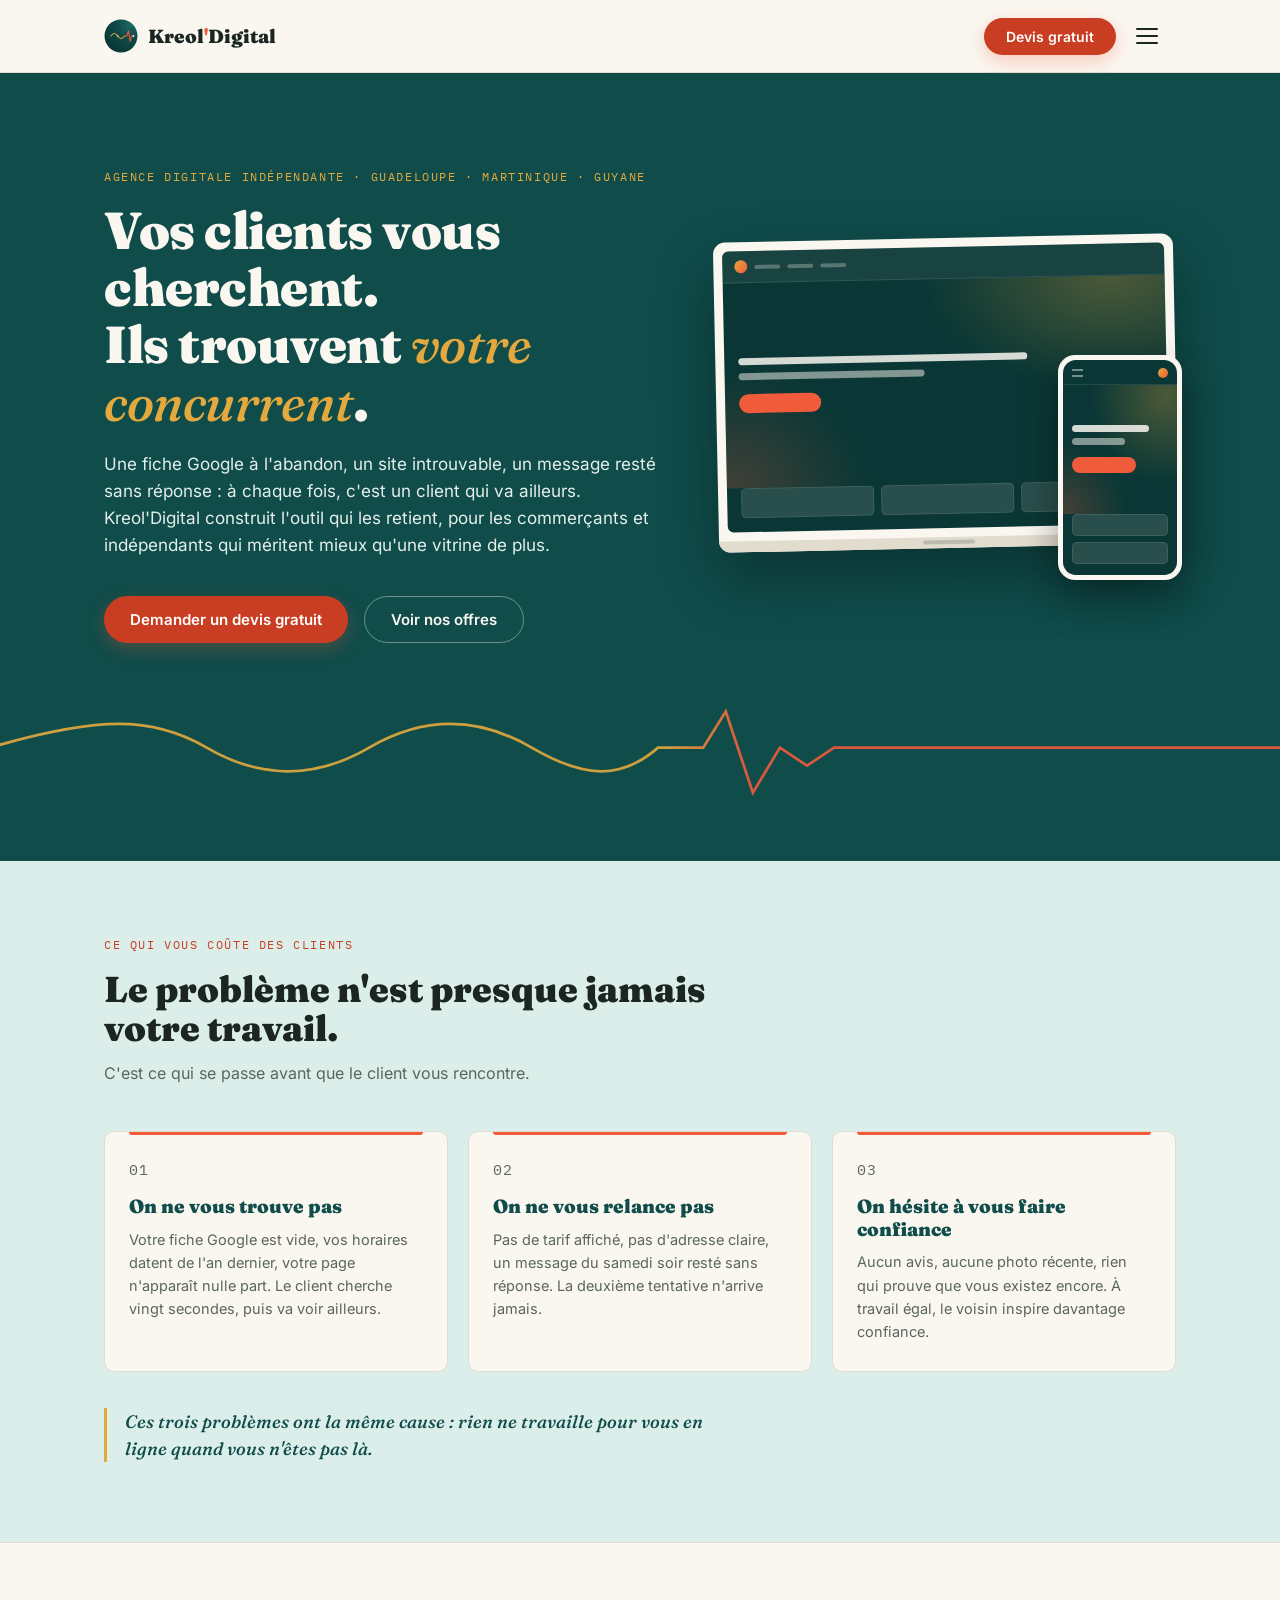
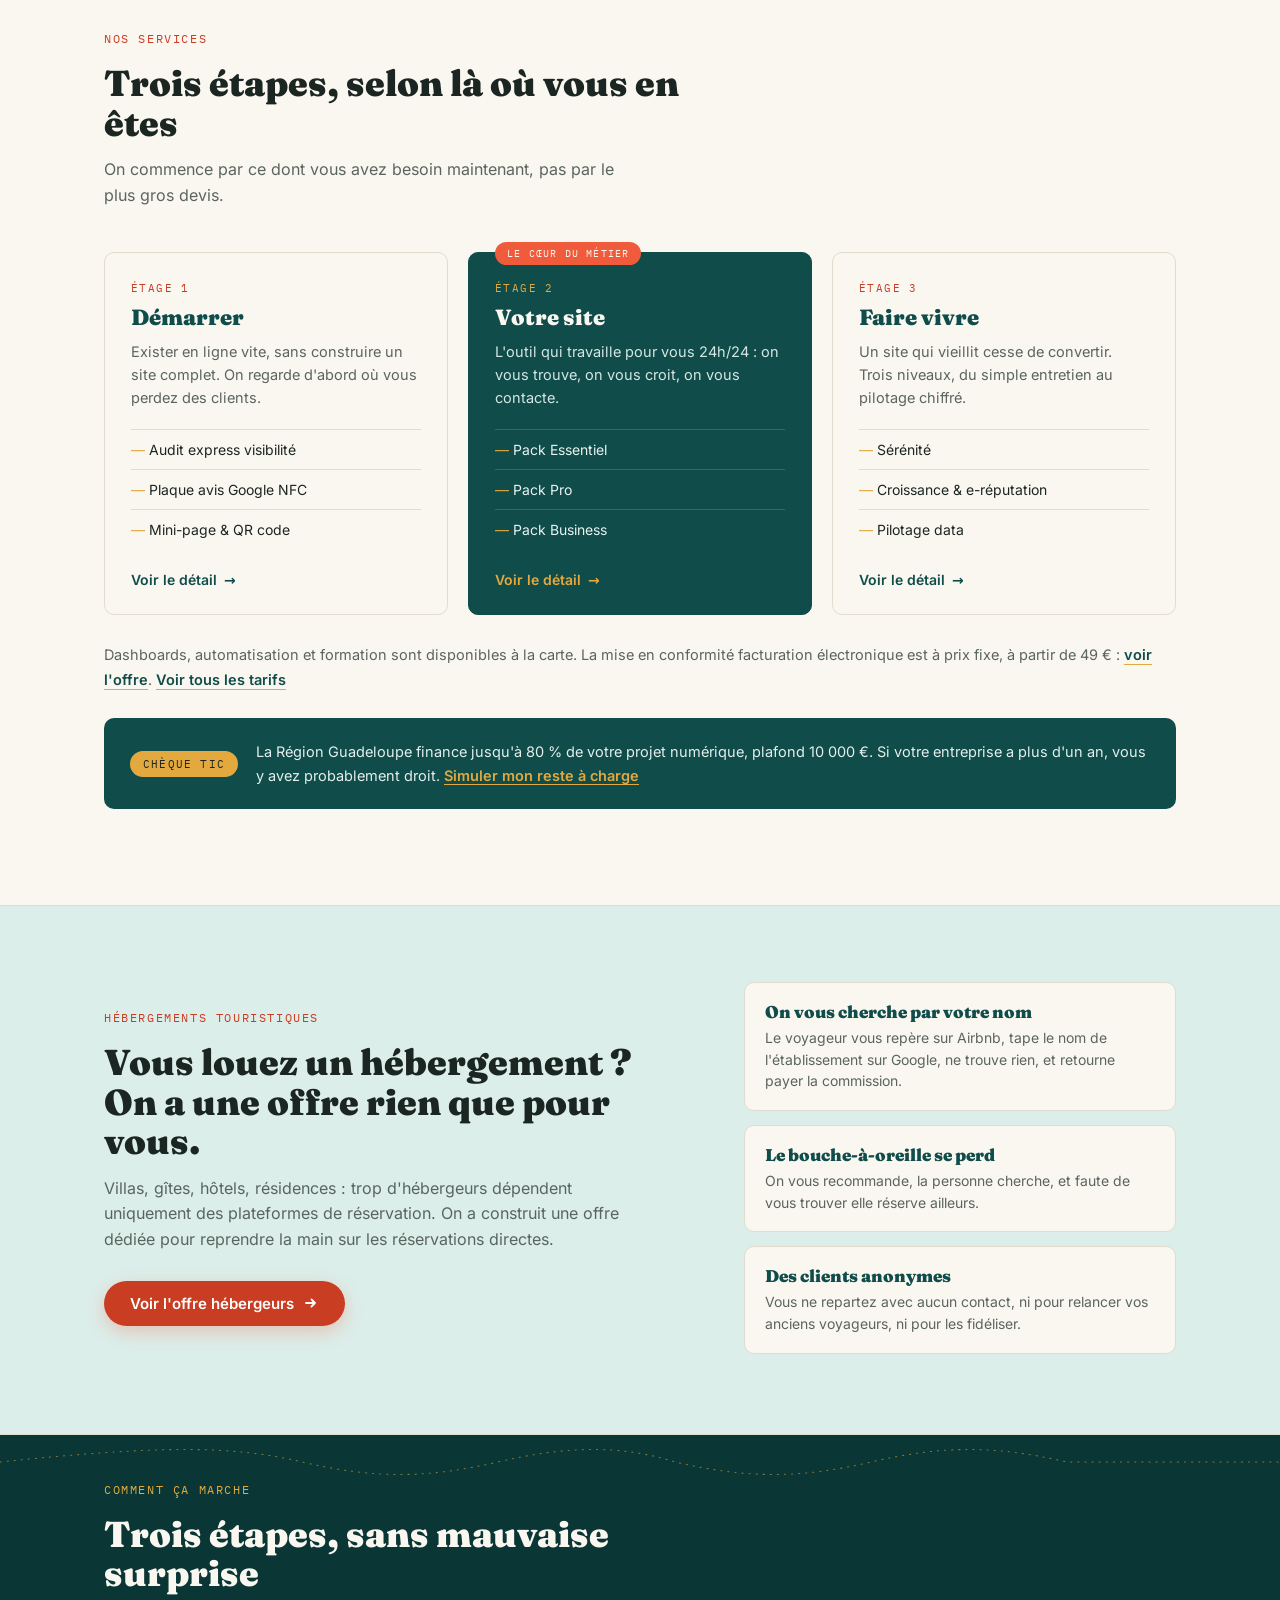
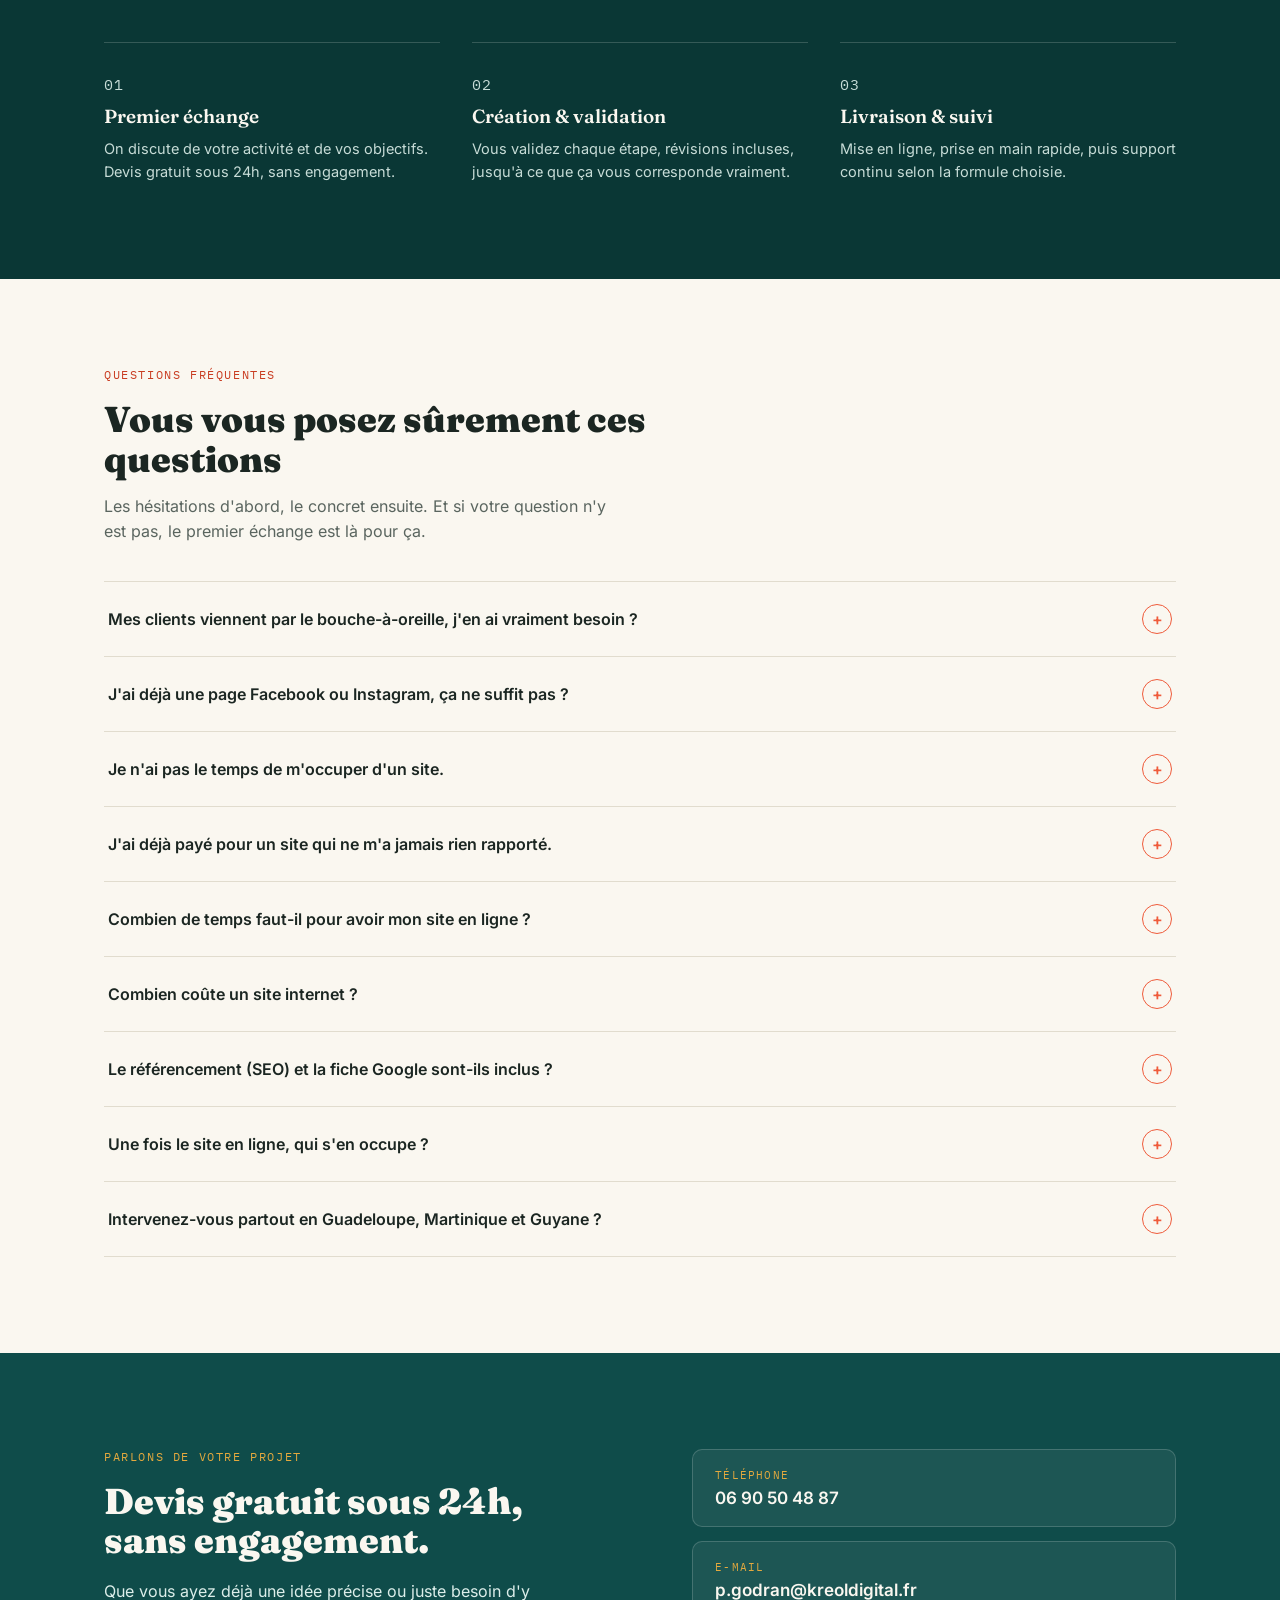
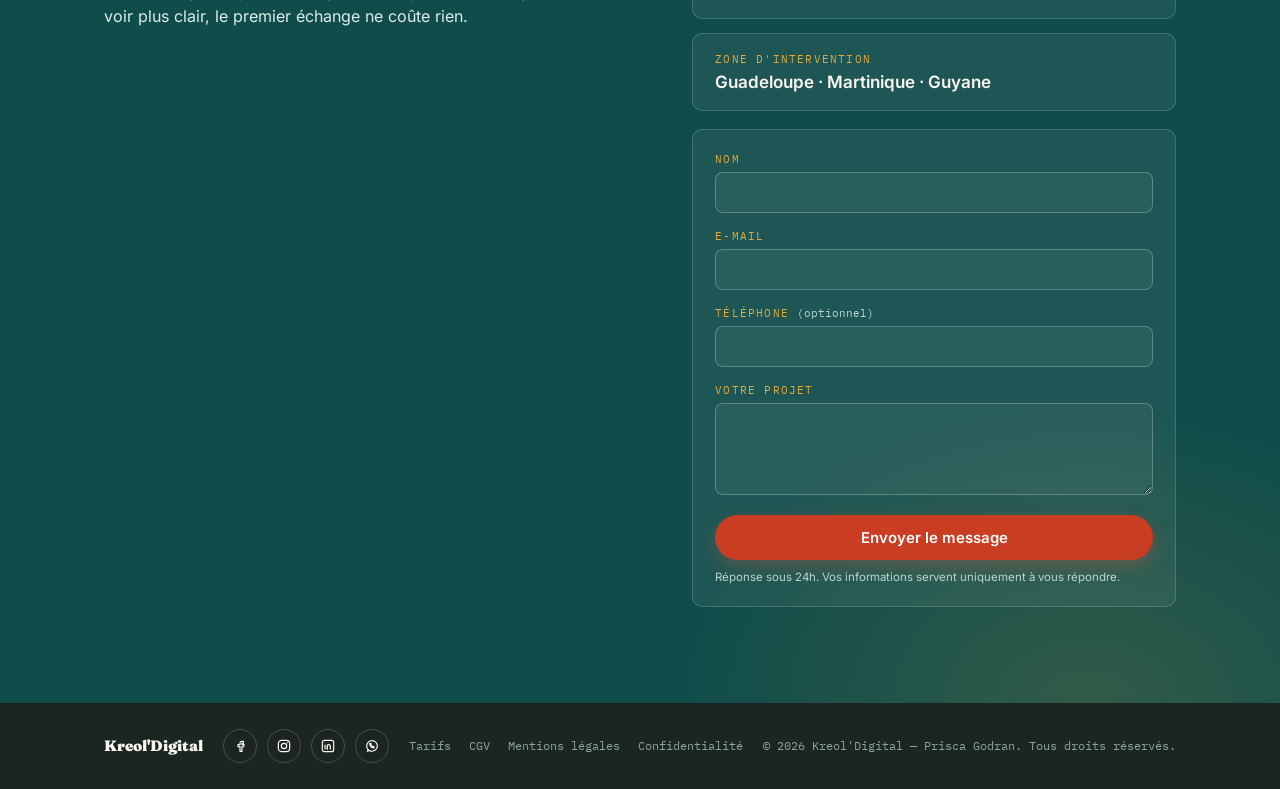
<file: index.html>
<!DOCTYPE html>
<html lang="fr">
<head>
<meta charset="UTF-8">
<meta name="viewport" content="width=device-width, initial-scale=1.0">
<title>Kreol'Digital | Agence digitale Guadeloupe, Martinique &amp; Guyane</title>
<meta name="description" content="Sites internet, visibilité et pilotage digital pour les commerces et indépendants de Guadeloupe, Martinique et Guyane.">
<link rel="canonical" href="https://kreoldigital.fr/">
<!-- Aperçu lors d'un partage sur WhatsApp, LinkedIn, Facebook.
     og-image.jpg doit faire 1200x630 px et être placée à la racine. -->
<meta property="og:type" content="website">
<meta property="og:site_name" content="Kreol'Digital">
<meta property="og:locale" content="fr_FR">
<meta property="og:url" content="https://kreoldigital.fr/">
<meta property="og:title" content="Kreol'Digital — Vos clients vous cherchent. Ils trouvent votre concurrent.">
<meta property="og:description" content="Agence digitale en Guadeloupe, Martinique et Guyane. Sites internet, fiche Google et visibilité locale pour commerçants et indépendants.">
<meta property="og:image" content="https://kreoldigital.fr/og-image.jpg">
<meta name="twitter:card" content="summary_large_image">
<link rel="stylesheet" href="/style.css">
<link rel="icon" type="image/svg+xml" href="/favicon.svg">
<script>
/* Écran de chargement : activé seulement si le JS fonctionne.
   Le setTimeout est un filet de sécurité — si script.js plante,
   l'écran disparaît quand même et le site reste consultable. */
(function(){
  var r = document.documentElement;
  r.classList.add('is-loading');
  r.dataset.loadStart = Date.now();
  setTimeout(function(){ r.classList.remove('is-loading'); }, 6000);
})();
</script>
<link rel="preload" href="/fonts/fraunces.woff2" as="font" type="font/woff2" crossorigin>
<link rel="preload" href="/fonts/inter.woff2" as="font" type="font/woff2" crossorigin>
</head>
<body>

<!-- ============ ÉCRAN DE CHARGEMENT ============ -->
<div class="preloader" id="preloader" role="status" aria-label="Chargement en cours">
  <svg class="preloader-mark" viewBox="0 0 200 200" xmlns="http://www.w3.org/2000/svg" aria-hidden="true">
    <defs><radialGradient id="bgPreloader" cx="80%" cy="15%" r="90%">
      <stop offset="0%" stop-color="#1C6864"/><stop offset="45%" stop-color="#0F4C4A"/><stop offset="100%" stop-color="#0A3735"/>
    </radialGradient></defs>
    <circle class="pl-disc" cx="100" cy="100" r="97" fill="url(#bgPreloader)"/>
    <g transform="translate(100,100) scale(0.87) translate(-100,-100)">
      <path class="pl-wave" d="M32,100 C48,77 62,77 78,100 C94,123 108,123 124,100" fill="none" stroke="#E3A93E" stroke-width="7" stroke-linecap="round"/>
      <path class="pl-pulse" d="M124,100 L140,100 L150,64 L162,136 L172,100 L184,100" fill="none" stroke="#EF5B3B" stroke-width="7" stroke-linecap="round" stroke-linejoin="round"/>
      <circle class="pl-dot" cx="78" cy="100" r="4.5" fill="#FAF7F0"/>
      <circle class="pl-dot" cx="184" cy="100" r="6" fill="#FAF7F0"/>
    </g>
  </svg>
</div>

<!-- ============ HEADER ============ -->
<header class="site-header" id="top">
  <div class="wrap header-inner">
    <a href="/" class="brand" aria-label="Kreol'Digital — accueil">
      <svg class="brand-mark" viewBox="0 0 200 200" xmlns="http://www.w3.org/2000/svg" aria-hidden="true">
        <defs><radialGradient id="bgHeader" cx="80%" cy="15%" r="90%">
          <stop offset="0%" stop-color="#1C6864"/><stop offset="45%" stop-color="#0F4C4A"/><stop offset="100%" stop-color="#0A3735"/>
        </radialGradient></defs>
        <circle cx="100" cy="100" r="97" fill="url(#bgHeader)"/>
        <g transform="translate(100,100) scale(0.87) translate(-100,-100)">
          <path d="M32,100 C48,77 62,77 78,100 C94,123 108,123 124,100" fill="none" stroke="#E3A93E" stroke-width="7" stroke-linecap="round"/>
          <path d="M124,100 L140,100 L150,64 L162,136 L172,100 L184,100" fill="none" stroke="#EF5B3B" stroke-width="7" stroke-linecap="round" stroke-linejoin="round"/>
          <circle cx="78" cy="100" r="4.5" fill="#FAF7F0"/><circle cx="184" cy="100" r="6" fill="#FAF7F0"/>
        </g>
      </svg>
      <span class="brand-word">Kreol<em>'</em>Digital</span>
    </a>

    <nav class="main-nav" id="mainNav" aria-label="Navigation principale">
      <a href="#services">Services</a>
      <a href="/cheque-tic">Chèque TIC</a>
      <a href="/site-internet-villa-guadeloupe">Hébergeurs</a>
      <a href="/facturation-electronique">Facturation électronique</a>
      <a href="#process">Comment ça marche</a>
      <a href="#faq">FAQ</a>
      <a href="#contact">Contact</a>
    </nav>

    <a href="#contact" class="btn btn-coral nav-cta">Devis gratuit</a>

    <button class="nav-toggle" id="navToggle" aria-label="Ouvrir le menu" aria-expanded="false" aria-controls="mainNav">
      <span></span><span></span><span></span>
    </button>
  </div>
</header>

<main>

  <!-- ============ HERO ============ -->
  <section class="hero">
    <div class="wrap hero-grid">
      <div class="hero-inner">
      <p class="eyebrow">Agence digitale indépendante · Guadeloupe · Martinique · Guyane</p>
      <h1 class="hero-title">Vos clients vous cherchent.<br>Ils trouvent <em>votre concurrent</em>.</h1>
      <p class="hero-sub">Une fiche Google à l'abandon, un site introuvable, un message resté sans réponse :
        à chaque fois, c'est un client qui va ailleurs. Kreol'Digital construit l'outil qui les retient,
        pour les commerçants et indépendants qui méritent mieux qu'une vitrine de plus.</p>
      <div class="hero-actions">
        <a href="#contact" class="btn btn-coral">Demander un devis gratuit</a>
        <a href="#services" class="btn btn-ghost">Voir nos offres</a>
      </div>
      </div>

      <!-- Maquette décorative : uniquement des div et des dégradés, aucune image à charger. -->
      <div class="hero-mockup" aria-hidden="true">
        <div class="mk-laptop">
          <div class="mk-screen">
            <div class="mk-bar">
              <span class="mk-logo"></span>
              <span class="mk-nav"></span><span class="mk-nav"></span><span class="mk-nav"></span>
            </div>
            <div class="mk-banner">
              <span class="mk-line w70"></span>
              <span class="mk-line w45"></span>
              <span class="mk-cta"></span>
            </div>
            <div class="mk-cards"><span></span><span></span><span></span></div>
          </div>
          <div class="mk-hinge"></div>
        </div>

        <div class="mk-phone">
          <div class="mk-phone-screen">
            <div class="mk-phone-bar"><span class="mk-burger"></span><span class="mk-logo sm"></span></div>
            <div class="mk-phone-banner">
              <span class="mk-line w80"></span>
              <span class="mk-line w55"></span>
              <span class="mk-cta sm"></span>
            </div>
            <div class="mk-phone-cards"><span></span><span></span></div>
          </div>
        </div>
      </div>
    </div>
    <svg class="hero-wave" viewBox="0 0 1440 100" preserveAspectRatio="none" aria-hidden="true">
      <path id="heroWavePath" d="M0,45 C120,10 180,10 240,45 C300,80 360,80 420,45 C480,10 540,10 600,45
        C660,80 700,80 740,45 L790,45 L815,5 L845,95 L875,45 L905,65 L935,45 L1440,45"
        fill="none" stroke="url(#waveGrad)" stroke-width="3" stroke-linecap="round" stroke-linejoin="miter"/>
      <defs>
        <linearGradient id="waveGrad" x1="0" y1="0" x2="1" y2="0">
          <stop offset="0%" stop-color="#E3A93E"/>
          <stop offset="52%" stop-color="#E3A93E"/>
          <stop offset="58%" stop-color="#EF5B3B"/>
          <stop offset="100%" stop-color="#EF5B3B"/>
        </linearGradient>
      </defs>
    </svg>
  </section>

  <!-- ============ SERVICES ============ -->
  <!-- ============ DOULEURS — nommer le problème avant d'annoncer les prix ============ -->
  <section class="pain">
    <div class="wrap">
      <div class="pain-head">
        <p class="eyebrow eyebrow-dark">Ce qui vous coûte des clients</p>
        <h2 class="section-title">Le problème n'est presque jamais votre travail.</h2>
        <p class="section-sub">C'est ce qui se passe avant que le client vous rencontre.</p>
      </div>

      <div class="pain-grid">
        <div class="pain-card">
          <p class="pain-num">01</p>
          <h3>On ne vous trouve pas</h3>
          <p>Votre fiche Google est vide, vos horaires datent de l'an dernier, votre page n'apparaît nulle part. Le client cherche vingt secondes, puis va voir ailleurs.</p>
        </div>
        <div class="pain-card">
          <p class="pain-num">02</p>
          <h3>On ne vous relance pas</h3>
          <p>Pas de tarif affiché, pas d'adresse claire, un message du samedi soir resté sans réponse. La deuxième tentative n'arrive jamais.</p>
        </div>
        <div class="pain-card">
          <p class="pain-num">03</p>
          <h3>On hésite à vous faire confiance</h3>
          <p>Aucun avis, aucune photo récente, rien qui prouve que vous existez encore. À travail égal, le voisin inspire davantage confiance.</p>
        </div>
      </div>

      <p class="pain-bridge">Ces trois problèmes ont la même cause&nbsp;: rien ne travaille pour vous en ligne quand vous n'êtes pas là.</p>
    </div>
  </section>

  <!-- ============ SERVICES — trois étages du parcours, détail sur tarifs.html ============ -->
  <section class="services" id="services">
    <div class="wrap">
      <p class="eyebrow eyebrow-dark">Nos services</p>
      <h2 class="section-title">Trois étapes, selon là où vous en êtes</h2>
      <p class="section-sub">On commence par ce dont vous avez besoin maintenant, pas par le plus gros devis.</p>

      <div class="stage-grid">
        <a class="stage-card" href="/tarifs#demarrer">
          <p class="stage-num">Étage 1</p>
          <h3>Démarrer</h3>
          <p class="stage-desc">Exister en ligne vite, sans construire un site complet. On regarde d'abord où vous perdez des clients.</p>
          <ul class="stage-list">
            <li>Audit express visibilité</li>
            <li>Plaque avis Google NFC</li>
            <li>Mini-page &amp; QR code</li>
          </ul>
          <span class="stage-link">Voir le détail</span>
        </a>

        <a class="stage-card stage-card--featured" href="/tarifs#site">
          <span class="stage-flag">Le cœur du métier</span>
          <p class="stage-num">Étage 2</p>
          <h3>Votre site</h3>
          <p class="stage-desc">L'outil qui travaille pour vous 24h/24 : on vous trouve, on vous croit, on vous contacte.</p>
          <ul class="stage-list">
            <li>Pack Essentiel</li>
            <li>Pack Pro</li>
            <li>Pack Business</li>
          </ul>
          <span class="stage-link">Voir le détail</span>
        </a>

        <a class="stage-card" href="/tarifs#faire-vivre">
          <p class="stage-num">Étage 3</p>
          <h3>Faire vivre</h3>
          <p class="stage-desc">Un site qui vieillit cesse de convertir. Trois niveaux, du simple entretien au pilotage chiffré.</p>
          <ul class="stage-list">
            <li>Sérénité</li>
            <li>Croissance &amp; e-réputation</li>
            <li>Pilotage data</li>
          </ul>
          <span class="stage-link">Voir le détail</span>
        </a>
      </div>

      <p class="stage-foot">
        Dashboards, automatisation et formation sont disponibles à la carte.
        La mise en conformité facturation électronique est à prix fixe, à partir de 49&nbsp;€&nbsp;: <a href="/facturation-electronique">voir l'offre</a>.
        <a href="/tarifs">Voir tous les tarifs</a>
      </p>

      <div class="tic-teaser">
        <span class="tic-teaser-tag">Chèque TIC</span>
        <p>La Région Guadeloupe finance jusqu'à 80&nbsp;% de votre projet numérique, plafond 10&nbsp;000&nbsp;€.
          Si votre entreprise a plus d'un an, vous y avez probablement droit. <a href="/cheque-tic">Simuler mon reste à charge</a></p>
      </div>
    </div>
  </section>

  <!-- ============ FOCUS VILLAS — passerelle vers la page dédiée ============ -->
  <section class="focus-villa" id="focus">
    <div class="wrap focus-villa-grid">
      <div>
        <p class="eyebrow eyebrow-dark">Hébergements touristiques</p>
        <h2 class="section-title">Vous louez un hébergement&nbsp;? On a une offre rien que pour vous.</h2>
        <p class="section-sub">Villas, gîtes, hôtels, résidences&nbsp;: trop d'hébergeurs dépendent uniquement des plateformes de réservation. On a construit une offre dédiée pour reprendre la main sur les réservations directes.</p>
        <a href="/site-internet-villa-guadeloupe" class="btn btn-coral focus-villa-cta">
          Voir l'offre hébergeurs
          <svg width="16" height="16" viewBox="0 0 16 16" fill="none" aria-hidden="true">
            <path d="M3 8h9M8.5 4.5 12 8l-3.5 3.5" stroke="currentColor" stroke-width="1.8" stroke-linecap="round" stroke-linejoin="round"/>
          </svg>
        </a>
      </div>

      <ul class="focus-villa-points">
        <li><b>On vous cherche par votre nom</b><span>Le voyageur vous repère sur Airbnb, tape le nom de l'établissement sur Google, ne trouve rien, et retourne payer la commission.</span></li>
        <li><b>Le bouche-à-oreille se perd</b><span>On vous recommande, la personne cherche, et faute de vous trouver elle réserve ailleurs.</span></li>
        <li><b>Des clients anonymes</b><span>Vous ne repartez avec aucun contact, ni pour relancer vos anciens voyageurs, ni pour les fidéliser.</span></li>
      </ul>
    </div>
  </section>

  <!-- ============ PROCESS ============ -->
  <section class="process" id="process">
    <svg class="section-divider" viewBox="0 0 1440 60" preserveAspectRatio="none" aria-hidden="true">
      <path d="M0,30 C180,5 260,5 340,30 C420,55 480,55 560,30 C640,5 700,5 760,30 C840,55 900,55 980,30 C1060,5 1120,5 1200,30 L1440,30"
        fill="none" stroke="#E3A93E" stroke-width="1.6" stroke-dasharray="1 7" stroke-linecap="round" opacity="0.55"/>
    </svg>
    <div class="wrap">
      <p class="eyebrow">Comment ça marche</p>
      <h2 class="section-title section-title--light">Trois étapes, sans mauvaise surprise</h2>

      <div class="steps">
        <div class="step">
          <p class="step-num">01</p>
          <h3>Premier échange</h3>
          <p>On discute de votre activité et de vos objectifs. Devis gratuit sous 24h, sans engagement.</p>
        </div>
        <div class="step">
          <p class="step-num">02</p>
          <h3>Création &amp; validation</h3>
          <p>Vous validez chaque étape, révisions incluses, jusqu'à ce que ça vous corresponde vraiment.</p>
        </div>
        <div class="step">
          <p class="step-num">03</p>
          <h3>Livraison &amp; suivi</h3>
          <p>Mise en ligne, prise en main rapide, puis support continu selon la formule choisie.</p>
        </div>
      </div>
    </div>
  </section>

  <!-- ============ AVIS — MASQUÉE EN ATTENDANT DE VRAIS RETOURS ============

       POUR LA RÉAFFICHER :
       1. Remplir le tableau `testimonials` en haut de script.js avec de vrais avis
          (un objet { name, role, text, rating } par avis).
       2. Retirer cette ouverture de commentaire et la fermeture plus bas.
       3. Remettre le lien de menu : <a href="#avis">Avis</a>, entre "Comment ça marche" et "FAQ".
       Le CSS et le carrousel sont restés en place, rien d'autre à faire.

  <section class="avis" id="avis">
    <div class="wrap">
      <p class="eyebrow eyebrow-dark">Ils nous font confiance</p>
      <h2 class="section-title">Ce que disent nos clients</h2>
      <div class="testimonial-carousel">
        <div class="testimonial-track" id="testimonialTrack" aria-live="polite"></div>
        <div class="testimonial-controls">
          <button class="t-btn" id="tPrev" aria-label="Avis précédent">←</button>
          <div class="t-dots" id="tDots"></div>
          <button class="t-btn" id="tNext" aria-label="Avis suivant">→</button>
        </div>
      </div>
    </div>
  </section>

  ============================================================================ -->

  <!-- ============ FAQ ============ -->
  <section class="faq" id="faq">
    <div class="wrap">
      <p class="eyebrow eyebrow-dark">Questions fréquentes</p>
      <h2 class="section-title">Vous vous posez sûrement ces questions</h2>
      <p class="section-sub">Les hésitations d'abord, le concret ensuite. Et si votre question n'y est pas, le premier échange est là pour ça.</p>

      <!--
        À COMPLÉTER : remplacez le texte "À compléter." de chaque .faq-answer
        par la vraie réponse. Structure et affichage (accordéon) déjà en place,
        aucune autre modification nécessaire.
      -->
      <div class="faq-list">
        <div class="faq-item">
          <button class="faq-question" aria-expanded="false">
            <span>Mes clients viennent par le bouche-à-oreille, j'en ai vraiment besoin ?</span>
            <span class="faq-icon">+</span>
          </button>
          <div class="faq-answer"><p>Le bouche-à-oreille reste votre meilleur canal, et un site ne le remplace pas. Mais il finit presque toujours sur Google : la personne à qui on vous a recommandé tape votre nom avant d'appeler. Si elle ne trouve rien, ou une page qui n'a pas bougé depuis deux ans, la recommandation perd de sa force. Le site ne remplace pas le bouche-à-oreille, il l'empêche de se perdre en route.</p></div>
        </div>
<div class="faq-item">
          <button class="faq-question" aria-expanded="false">
            <span>J'ai déjà une page Facebook ou Instagram, ça ne suffit pas ?</span>
            <span class="faq-icon">+</span>
          </button>
          <div class="faq-answer"><p>Elles sont utiles et on ne vous dira jamais de les abandonner. Mais vous y êtes locataire : c'est l'algorithme qui décide qui voit vos publications, vos anciennes publications deviennent introuvables au bout de quelques semaines, et vous ne repartez avec aucun contact client. Un site est le seul endroit en ligne qui vous appartienne vraiment, et le seul que Google propose quand on cherche votre métier.</p></div>
        </div>
<div class="faq-item">
          <button class="faq-question" aria-expanded="false">
            <span>Je n'ai pas le temps de m'occuper d'un site.</span>
            <span class="faq-icon">+</span>
          </button>
          <div class="faq-answer"><p>C'est justement la raison d'être de l'accompagnement. Concrètement, ce qu'on attend de vous tient en trois choses : un premier échange d'une demi-heure, vos photos et informations pratiques, puis une relecture avant mise en ligne. Le reste, textes compris, est de notre côté. Et si vous ne voulez pas y toucher ensuite, l'abonnement de pilotage existe pour ça.</p></div>
        </div>
<div class="faq-item">
          <button class="faq-question" aria-expanded="false">
            <span>J'ai déjà payé pour un site qui ne m'a jamais rien rapporté.</span>
            <span class="faq-icon">+</span>
          </button>
          <div class="faq-answer"><p>C'est fréquent, et ce n'est presque jamais une question de design. Un site ne rapporte rien quand on ne lui a assigné aucune tâche : personne n'a défini ce que le visiteur doit faire en arrivant. On commence donc par là — appeler, réserver, demander un devis, venir en boutique — et le site est construit autour de cette action. Si votre site actuel est récupérable, on vous le dira plutôt que de tout refaire.</p></div>
        </div>
<div class="faq-item">
          <button class="faq-question" aria-expanded="false">
            <span>Combien de temps faut-il pour avoir mon site en ligne ?</span>
            <span class="faq-icon">+</span>
          </button>
          <div class="faq-answer"><p>Le délai dépend de la formule choisie et de la complexité du projet. En moyenne, il est de 2 semaines. Après le premier échange, vous recevez un planning précis avec votre devis gratuit — chaque étape est ensuite validée avec vous jusqu'à la mise en ligne.</p></div>
        </div>
<div class="faq-item">
          <button class="faq-question" aria-expanded="false">
            <span>Combien coûte un site internet ?</span>
            <span class="faq-icon">+</span>
          </button>
          <div class="faq-answer"><p>Nos sites internet démarrent à 790€ (site vitrine, prise de RDV, paiement en ligne ou boutique sur-mesure selon vos besoins). Les packs Essentiel et Pro se règlent en 10 fois sans frais, après un acompte de 20&nbsp;%. Le tarif exact dépend des fonctionnalités souhaitées; il est toujours fixé avant le début du projet, sans surprise.</p></div>
        </div>
<div class="faq-item">
          <button class="faq-question" aria-expanded="false">
            <span>Le référencement (SEO) et la fiche Google sont-ils inclus ?</span>
            <span class="faq-icon">+</span>
          </button>
          <div class="faq-answer"><p>Les bases du SEO (structure, titres, temps de chargement) sont incluses dans la création de votre site. L'optimisation complète de votre fiche Google Business (catégories, visuels, SEO local) est disponible en option, dès 150€.</p></div>
        </div>
        <div class="faq-item">
          <button class="faq-question" aria-expanded="false">
            <span>Une fois le site en ligne, qui s'en occupe&nbsp;?</span>
            <span class="faq-icon">+</span>
          </button>
          <div class="faq-answer"><p>Vous, ou nous, selon ce qui vous arrange. Certaines formules sont conçues pour que vous modifiiez textes, photos et horaires en autonomie. Si vous préférez ne plus y penser, il existe trois paliers d'abonnement&nbsp;: <b>Sérénité</b> (39&nbsp;€/mois) pour l'hébergement, les sauvegardes, la sécurité et les petites mises à jour de contenu&nbsp;; <b>Croissance &amp; e-réputation</b> (149&nbsp;€/mois) qui ajoute la modération et les réponses à vos avis Google, vos publications et vos réseaux&nbsp;; <b>Pilotage data</b> (279&nbsp;€/mois) qui y ajoute un tableau de bord mensuel de votre trafic, vos avis et vos conversions. Sérénité et Croissance incluent en plus un compte-rendu trimestriel sur l'état de votre site. Tout fonctionne au mois, sans durée minimale (seule exception&nbsp;: Sérénité reste active pendant un paiement en 10 fois d'un pack Essentiel ou Pro)&nbsp;: vous changez de palier, mettez en pause ou arrêtez quand votre activité l'exige. L'objectif n'est pas de vous retenir par un contrat, mais que le service vous soit assez utile pour que vous ayez envie de le garder.</p></div>
        </div>
<div class="faq-item">
          <button class="faq-question" aria-expanded="false">
            <span>Intervenez-vous partout en Guadeloupe, Martinique et Guyane ?</span>
            <span class="faq-icon">+</span>
          </button>
          <div class="faq-answer"><p>Oui. La majorité de l'accompagnement se fait à distance (visio, e-mail, téléphone), ce qui permet d'intervenir sur les trois territoires sans contrainte de déplacement.</p></div>
        </div>
      </div>
    </div>
  </section>

  <!-- ============ CONTACT ============ -->
  <section class="contact" id="contact">
    <div class="wrap contact-inner">
      <div class="contact-text">
        <p class="eyebrow">Parlons de votre projet</p>
        <h2 class="section-title section-title--light">Devis gratuit sous 24h,<br>sans engagement.</h2>
        <p class="contact-lead">Que vous ayez déjà une idée précise ou juste besoin d'y voir plus clair, le premier échange ne coûte rien.</p>
      </div>

      <div class="contact-right">
        <div class="contact-cards">
          <a href="tel:+590690504887" class="contact-card">
            <span class="contact-label">Téléphone</span>
            <span class="contact-value">06 90 50 48 87</span>
          </a>
          <a href="mailto:p.godran@kreoldigital.fr" class="contact-card">
            <span class="contact-label">E-mail</span>
            <span class="contact-value">p.godran@kreoldigital.fr</span>
          </a>
          <div class="contact-card contact-card--static">
            <span class="contact-label">Zone d'intervention</span>
            <span class="contact-value">Guadeloupe · Martinique · Guyane</span>
          </div>
        </div>

        <form class="contact-form" id="contactForm" action="https://api.web3forms.com/submit" method="POST">
          <!-- Web3Forms : la clé d'accès est publique par conception.
               L'attribut action assure le repli si le JavaScript échoue. -->
          <input type="hidden" name="access_key" value="5c997e4e-ef80-4333-8d46-97608be77c23">
          <input type="hidden" name="subject" value="Demande de devis — kreoldigital.fr">
          <input type="hidden" name="from_name" value="Site Kreol'Digital">
          <input type="hidden" name="origine" value="Accueil">
          <input type="checkbox" name="botcheck" class="hp" tabindex="-1" autocomplete="off" style="display:none" aria-hidden="true">

          <div class="form-field">
            <label for="cfName">Nom</label>
            <input type="text" id="cfName" name="name" required autocomplete="name">
          </div>
          <div class="form-field">
            <label for="cfEmail">E-mail</label>
            <input type="email" id="cfEmail" name="email" required autocomplete="email">
          </div>
          <div class="form-field">
            <label for="cfPhone">Téléphone <span>(optionnel)</span></label>
            <input type="tel" id="cfPhone" name="phone" autocomplete="tel">
          </div>
          <div class="form-field">
            <label for="cfMessage">Votre projet</label>
            <textarea id="cfMessage" name="message" rows="4" required></textarea>
          </div>
          <button type="submit" class="btn btn-coral form-submit">Envoyer le message</button>
          <p class="form-status" id="formStatus" role="status" aria-live="polite"></p>
          <p class="form-note">Réponse sous 24h. Vos informations servent uniquement à vous répondre.</p>
        </form>
      </div>
    </div>
  </section>

</main>

<!-- ============ FOOTER ============ -->
<footer class="site-footer">
  <div class="wrap footer-inner">
    <span class="footer-brand">Kreol'Digital</span>
    <nav class="footer-social" aria-label="Réseaux sociaux">
      <a href="https://www.facebook.com/profile.php?id=61593442823155" class="social-link" aria-label="Facebook" target="_blank" rel="noopener">
        <svg viewBox="0 0 24 24" fill="none" stroke="currentColor" stroke-width="1.8" stroke-linecap="round" stroke-linejoin="round"><path d="M15 8h2V5h-2c-1.7 0-3 1.3-3 3v2H9v3h3v7h3v-7h2.5l.5-3H15V8z"/></svg>
      </a>
      <a href="https://www.instagram.com/kreoldigital_agency/" class="social-link" aria-label="Instagram" target="_blank" rel="noopener">
        <svg viewBox="0 0 24 24" fill="none" stroke="currentColor" stroke-width="1.8" stroke-linecap="round" stroke-linejoin="round"><rect x="3.5" y="3.5" width="17" height="17" rx="5"/><circle cx="12" cy="12" r="4"/><circle cx="17" cy="7" r="0.9" fill="currentColor" stroke="none"/></svg>
      </a>
      <a href="https://www.linkedin.com/company/kreol-digital/" class="social-link" aria-label="LinkedIn" target="_blank" rel="noopener">
        <svg viewBox="0 0 24 24" fill="none" stroke="currentColor" stroke-width="1.8" stroke-linecap="round" stroke-linejoin="round"><rect x="3.5" y="3.5" width="17" height="17" rx="3"/><line x1="7.5" y1="10.5" x2="7.5" y2="16.5"/><circle cx="7.5" cy="7.3" r="0.7" fill="currentColor" stroke="none"/><path d="M11 16.5v-4.2c0-1.3 1-2.3 2.2-2.3s2.3 1 2.3 2.3v4.2"/><line x1="11" y1="10.5" x2="11" y2="16.5"/></svg>
      </a>
      <a href="https://wa.me/590690504887" class="social-link" aria-label="WhatsApp" target="_blank" rel="noopener">
        <svg viewBox="0 0 24 24" fill="none" stroke="currentColor" stroke-width="1.8" stroke-linecap="round" stroke-linejoin="round"><path d="M6.5 17.5 5 20l2.6-1.4c1.3.8 2.8 1.3 4.4 1.3 4.4 0 8-3.6 8-8s-3.6-8-8-8-8 3.6-8 8c0 1.7.5 3.2 1.4 4.6z"/><path d="M9 9.6c0 2.9 2.4 5.3 5.3 5.3.4 0 .8-.3.8-.8v-.6c0-.3-.2-.5-.4-.6l-1.2-.5c-.3-.1-.6 0-.7.2l-.3.4c-.9-.5-1.7-1.3-2.2-2.2l.4-.3c.2-.2.3-.5.2-.7l-.5-1.2c-.1-.2-.3-.4-.6-.4h-.6c-.4 0-.8.4-.8.8z"/></svg>
      </a>
    </nav>
    <nav class="footer-links" aria-label="Liens légaux">
      <a href="/tarifs">Tarifs</a>
      <a href="/cgv">CGV</a>
      <a href="/mentions-legales">Mentions légales</a>
      <a href="/politique-confidentialite">Confidentialité</a>
    </nav>
    <span class="footer-copy">© <span id="year"></span> Kreol'Digital — Prisca Godran. Tous droits réservés.</span>
  </div>
</footer>

<script src="/script.js"></script>
</body>
</html>
</file>
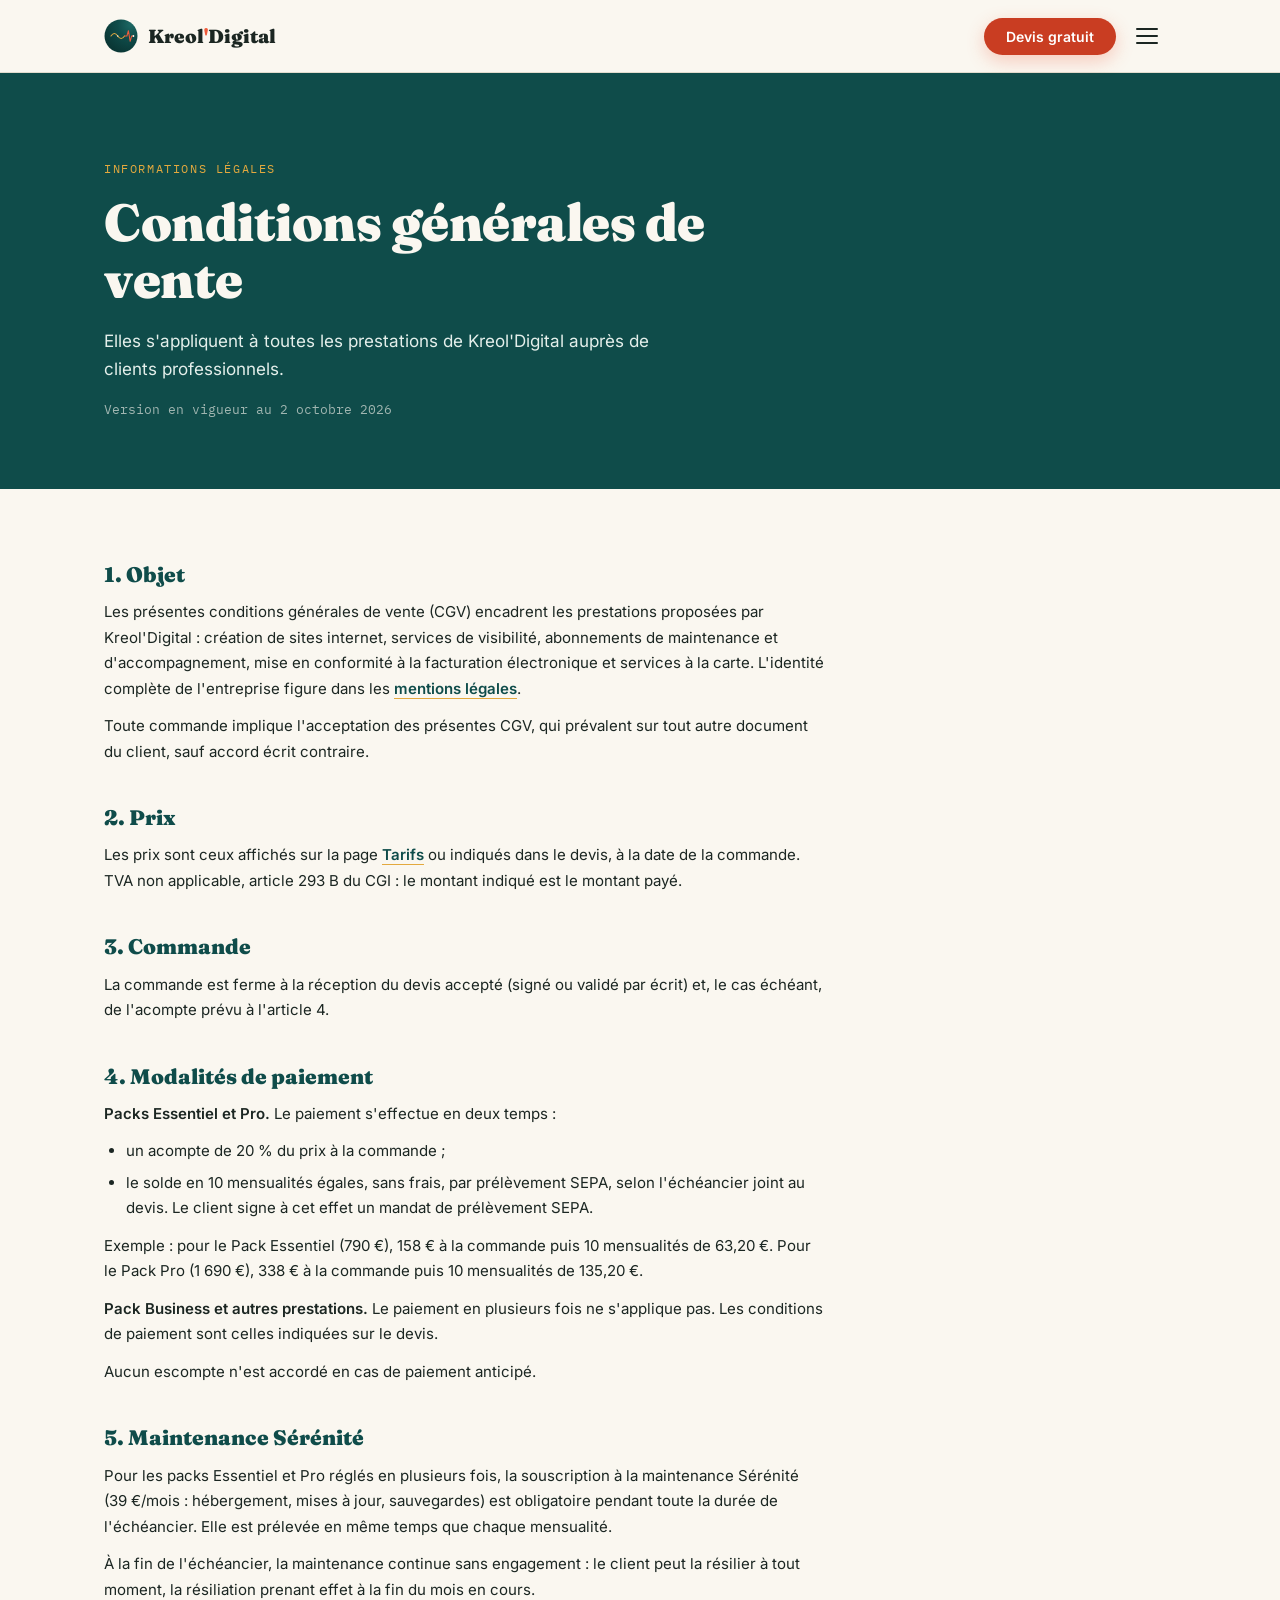
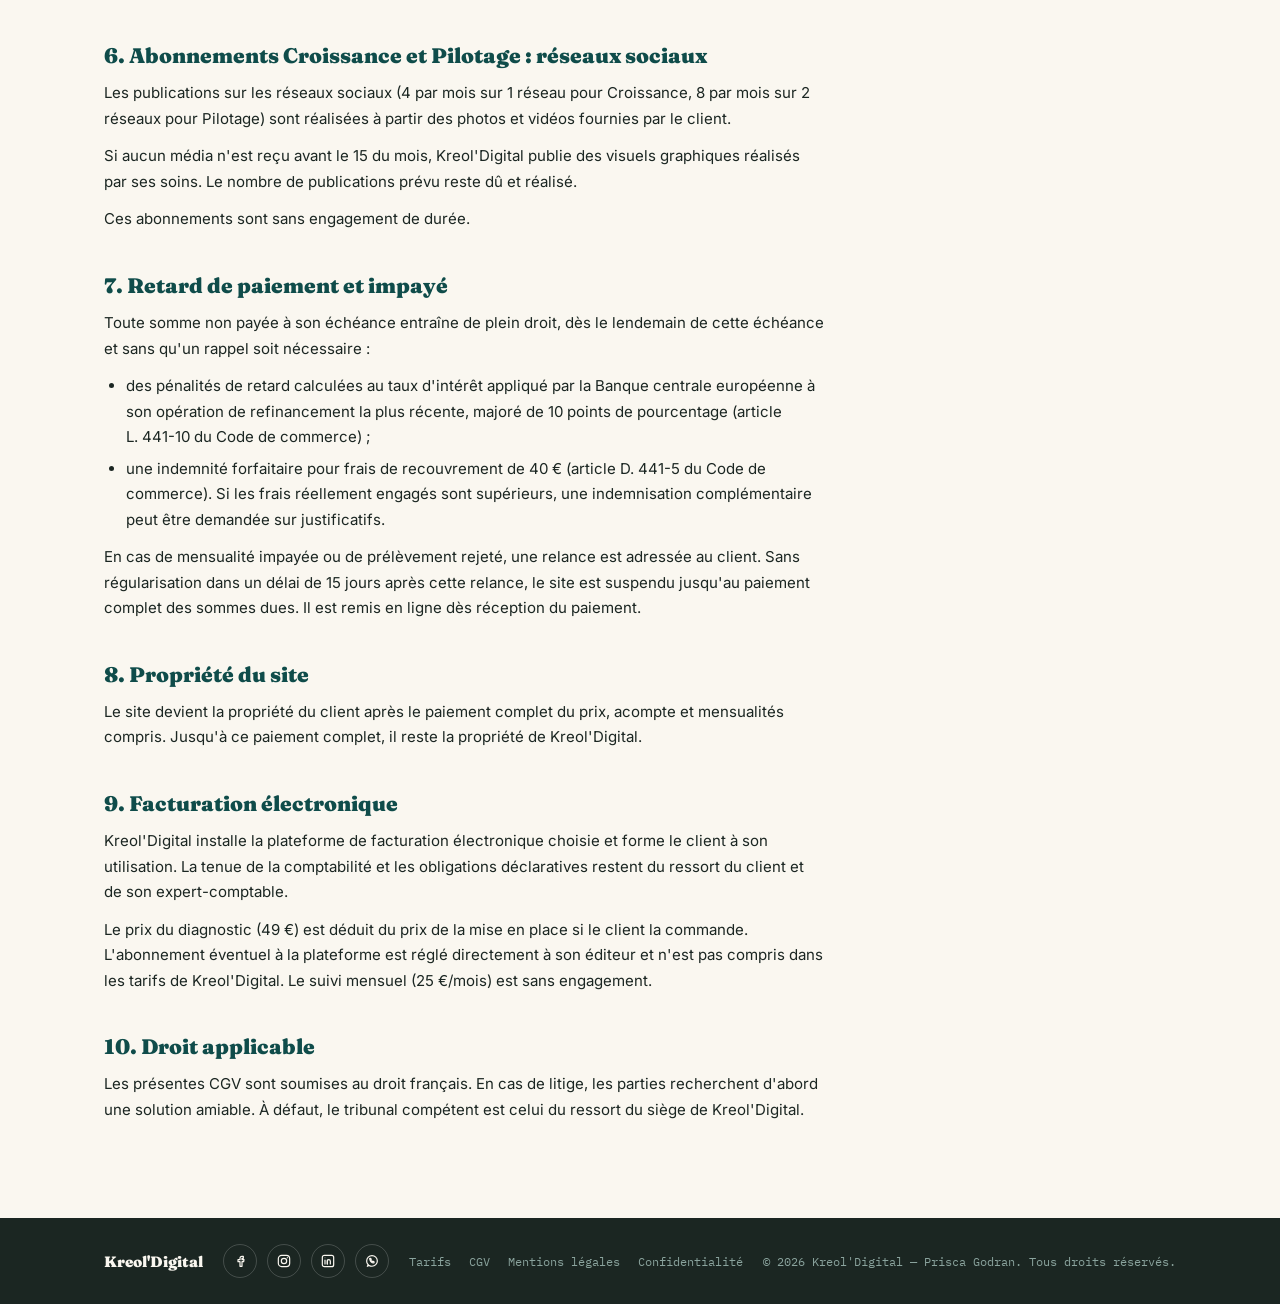
<file: cgv.html>
<!DOCTYPE html>
<html lang="fr">
<head>
<meta charset="UTF-8">
<meta name="viewport" content="width=device-width, initial-scale=1.0">
<title>Conditions générales de vente | Kreol'Digital</title>
<meta name="description" content="Conditions générales de vente de Kreol'Digital : paiement en 10 fois, maintenance, abonnements, propriété du site et pénalités de retard.">
<link rel="canonical" href="https://kreoldigital.fr/cgv">
<link rel="stylesheet" href="/style.css">
<link rel="icon" type="image/svg+xml" href="/favicon.svg">
<script>
/* Écran de chargement : activé seulement si le JS fonctionne.
   Le setTimeout est un filet de sécurité — si script.js plante,
   l'écran disparaît quand même et le site reste consultable. */
(function(){
  var r = document.documentElement;
  r.classList.add('is-loading');
  r.dataset.loadStart = Date.now();
  setTimeout(function(){ r.classList.remove('is-loading'); }, 6000);
})();
</script>
<link rel="preload" href="/fonts/fraunces.woff2" as="font" type="font/woff2" crossorigin>
<link rel="preload" href="/fonts/inter.woff2" as="font" type="font/woff2" crossorigin>
</head>
<body>

<!-- ============ ÉCRAN DE CHARGEMENT ============ -->
<div class="preloader" id="preloader" role="status" aria-label="Chargement en cours">
  <svg class="preloader-mark" viewBox="0 0 200 200" xmlns="http://www.w3.org/2000/svg" aria-hidden="true">
    <defs><radialGradient id="bgPreloader" cx="80%" cy="15%" r="90%">
      <stop offset="0%" stop-color="#1C6864"/><stop offset="45%" stop-color="#0F4C4A"/><stop offset="100%" stop-color="#0A3735"/>
    </radialGradient></defs>
    <circle class="pl-disc" cx="100" cy="100" r="97" fill="url(#bgPreloader)"/>
    <g transform="translate(100,100) scale(0.87) translate(-100,-100)">
      <path class="pl-wave" d="M32,100 C48,77 62,77 78,100 C94,123 108,123 124,100" fill="none" stroke="#E3A93E" stroke-width="7" stroke-linecap="round"/>
      <path class="pl-pulse" d="M124,100 L140,100 L150,64 L162,136 L172,100 L184,100" fill="none" stroke="#EF5B3B" stroke-width="7" stroke-linecap="round" stroke-linejoin="round"/>
      <circle class="pl-dot" cx="78" cy="100" r="4.5" fill="#FAF7F0"/>
      <circle class="pl-dot" cx="184" cy="100" r="6" fill="#FAF7F0"/>
    </g>
  </svg>
</div>

<header class="site-header" id="top">
  <div class="wrap header-inner">
    <a href="/" class="brand" aria-label="Kreol'Digital — accueil">
      <svg class="brand-mark" viewBox="0 0 200 200" xmlns="http://www.w3.org/2000/svg" aria-hidden="true">
        <defs><radialGradient id="bgHeader" cx="80%" cy="15%" r="90%">
          <stop offset="0%" stop-color="#1C6864"/><stop offset="45%" stop-color="#0F4C4A"/><stop offset="100%" stop-color="#0A3735"/>
        </radialGradient></defs>
        <circle cx="100" cy="100" r="97" fill="url(#bgHeader)"/>
        <g transform="translate(100,100) scale(0.87) translate(-100,-100)">
          <path d="M32,100 C48,77 62,77 78,100 C94,123 108,123 124,100" fill="none" stroke="#E3A93E" stroke-width="7" stroke-linecap="round"/>
          <path d="M124,100 L140,100 L150,64 L162,136 L172,100 L184,100" fill="none" stroke="#EF5B3B" stroke-width="7" stroke-linecap="round" stroke-linejoin="round"/>
          <circle cx="78" cy="100" r="4.5" fill="#FAF7F0"/><circle cx="184" cy="100" r="6" fill="#FAF7F0"/>
        </g>
      </svg>
      <span class="brand-word">Kreol<em>'</em>Digital</span>
    </a>

    <nav class="main-nav" id="mainNav" aria-label="Navigation principale">
      <a href="/#services">Services</a>
      <a href="/cheque-tic">Chèque TIC</a>
      <a href="/site-internet-villa-guadeloupe">Hébergeurs</a>
      <a href="/facturation-electronique">Facturation électronique</a>
      <a href="/#process">Comment ça marche</a>
      <a href="/#faq">FAQ</a>
      <a href="/#contact">Contact</a>
    </nav>

    <a href="/#contact" class="btn btn-coral nav-cta">Devis gratuit</a>

    <button class="nav-toggle" id="navToggle" aria-label="Ouvrir le menu" aria-expanded="false" aria-controls="mainNav">
      <span></span><span></span><span></span>
    </button>
  </div>
</header>

<main>

  <section class="tarifs-hero">
    <div class="wrap">
      <p class="eyebrow">Informations légales</p>
      <h1 class="hero-title">Conditions générales de vente</h1>
      <p class="hero-sub">Elles s'appliquent à toutes les prestations de Kreol'Digital auprès de clients professionnels.</p>
      <p class="legal-version">Version en vigueur au 2 octobre 2026</p>
    </div>
  </section>

  <section class="legal">
    <div class="wrap">
      <div class="legal-body">

        <h2>1. Objet</h2>
        <p>Les présentes conditions générales de vente (CGV) encadrent les prestations proposées par Kreol'Digital&nbsp;: création de sites internet, services de visibilité, abonnements de maintenance et d'accompagnement, mise en conformité à la facturation électronique et services à la carte. L'identité complète de l'entreprise figure dans les <a href="/mentions-legales">mentions légales</a>.</p>
        <p>Toute commande implique l'acceptation des présentes CGV, qui prévalent sur tout autre document du client, sauf accord écrit contraire.</p>

        <h2>2. Prix</h2>
        <p>Les prix sont ceux affichés sur la page <a href="/tarifs">Tarifs</a> ou indiqués dans le devis, à la date de la commande. TVA non applicable, article 293 B du CGI&nbsp;: le montant indiqué est le montant payé.</p>

        <h2>3. Commande</h2>
        <p>La commande est ferme à la réception du devis accepté (signé ou validé par écrit) et, le cas échéant, de l'acompte prévu à l'article 4.</p>

        <h2>4. Modalités de paiement</h2>
        <p><b>Packs Essentiel et Pro.</b> Le paiement s'effectue en deux temps&nbsp;:</p>
        <ul>
          <li>un acompte de 20&nbsp;% du prix à la commande&nbsp;;</li>
          <li>le solde en 10 mensualités égales, sans frais, par prélèvement SEPA, selon l'échéancier joint au devis. Le client signe à cet effet un mandat de prélèvement SEPA.</li>
        </ul>
        <p>Exemple&nbsp;: pour le Pack Essentiel (790&nbsp;€), 158&nbsp;€ à la commande puis 10 mensualités de 63,20&nbsp;€. Pour le Pack Pro (1&nbsp;690&nbsp;€), 338&nbsp;€ à la commande puis 10 mensualités de 135,20&nbsp;€.</p>
        <p><b>Pack Business et autres prestations.</b> Le paiement en plusieurs fois ne s'applique pas. Les conditions de paiement sont celles indiquées sur le devis.</p>
        <p>Aucun escompte n'est accordé en cas de paiement anticipé.</p>

        <h2>5. Maintenance Sérénité</h2>
        <p>Pour les packs Essentiel et Pro réglés en plusieurs fois, la souscription à la maintenance Sérénité (39&nbsp;€/mois&nbsp;: hébergement, mises à jour, sauvegardes) est obligatoire pendant toute la durée de l'échéancier. Elle est prélevée en même temps que chaque mensualité.</p>
        <p>À la fin de l'échéancier, la maintenance continue sans engagement&nbsp;: le client peut la résilier à tout moment, la résiliation prenant effet à la fin du mois en cours.</p>

        <h2>6. Abonnements Croissance et Pilotage&nbsp;: réseaux sociaux</h2>
        <p>Les publications sur les réseaux sociaux (4 par mois sur 1 réseau pour Croissance, 8 par mois sur 2 réseaux pour Pilotage) sont réalisées à partir des photos et vidéos fournies par le client.</p>
        <p>Si aucun média n'est reçu avant le 15 du mois, Kreol'Digital publie des visuels graphiques réalisés par ses soins. Le nombre de publications prévu reste dû et réalisé.</p>
        <p>Ces abonnements sont sans engagement de durée.</p>

        <h2>7. Retard de paiement et impayé</h2>
        <p>Toute somme non payée à son échéance entraîne de plein droit, dès le lendemain de cette échéance et sans qu'un rappel soit nécessaire&nbsp;:</p>
        <ul>
          <li>des pénalités de retard calculées au taux d'intérêt appliqué par la Banque centrale européenne à son opération de refinancement la plus récente, majoré de 10 points de pourcentage (article L.&nbsp;441-10 du Code de commerce)&nbsp;;</li>
          <li>une indemnité forfaitaire pour frais de recouvrement de 40&nbsp;€ (article D.&nbsp;441-5 du Code de commerce). Si les frais réellement engagés sont supérieurs, une indemnisation complémentaire peut être demandée sur justificatifs.</li>
        </ul>
        <p>En cas de mensualité impayée ou de prélèvement rejeté, une relance est adressée au client. Sans régularisation dans un délai de 15 jours après cette relance, le site est suspendu jusqu'au paiement complet des sommes dues. Il est remis en ligne dès réception du paiement.</p>

        <h2>8. Propriété du site</h2>
        <p>Le site devient la propriété du client après le paiement complet du prix, acompte et mensualités compris. Jusqu'à ce paiement complet, il reste la propriété de Kreol'Digital.</p>

        <h2>9. Facturation électronique</h2>
        <p>Kreol'Digital installe la plateforme de facturation électronique choisie et forme le client à son utilisation. La tenue de la comptabilité et les obligations déclaratives restent du ressort du client et de son expert-comptable.</p>
        <p>Le prix du diagnostic (49&nbsp;€) est déduit du prix de la mise en place si le client la commande. L'abonnement éventuel à la plateforme est réglé directement à son éditeur et n'est pas compris dans les tarifs de Kreol'Digital. Le suivi mensuel (25&nbsp;€/mois) est sans engagement.</p>

        <h2>10. Droit applicable</h2>
        <p>Les présentes CGV sont soumises au droit français. En cas de litige, les parties recherchent d'abord une solution amiable. À défaut, le tribunal compétent est celui du ressort du siège de Kreol'Digital.</p>

      </div>
    </div>
  </section>

</main>

<footer class="site-footer">
  <div class="wrap footer-inner">
    <span class="footer-brand">Kreol'Digital</span>
    <nav class="footer-social" aria-label="Réseaux sociaux">
      <a href="https://www.facebook.com/profile.php?id=61593442823155" class="social-link" aria-label="Facebook" target="_blank" rel="noopener">
        <svg viewBox="0 0 24 24" fill="none" stroke="currentColor" stroke-width="1.8" stroke-linecap="round" stroke-linejoin="round"><path d="M15 8h2V5h-2c-1.7 0-3 1.3-3 3v2H9v3h3v7h3v-7h2.5l.5-3H15V8z"/></svg>
      </a>
      <a href="https://www.instagram.com/kreoldigital_agency/" class="social-link" aria-label="Instagram" target="_blank" rel="noopener">
        <svg viewBox="0 0 24 24" fill="none" stroke="currentColor" stroke-width="1.8" stroke-linecap="round" stroke-linejoin="round"><rect x="3.5" y="3.5" width="17" height="17" rx="5"/><circle cx="12" cy="12" r="4"/><circle cx="17" cy="7" r="0.9" fill="currentColor" stroke="none"/></svg>
      </a>
      <a href="https://www.linkedin.com/company/kreol-digital/" class="social-link" aria-label="LinkedIn" target="_blank" rel="noopener">
        <svg viewBox="0 0 24 24" fill="none" stroke="currentColor" stroke-width="1.8" stroke-linecap="round" stroke-linejoin="round"><rect x="3.5" y="3.5" width="17" height="17" rx="3"/><line x1="7.5" y1="10.5" x2="7.5" y2="16.5"/><circle cx="7.5" cy="7.3" r="0.7" fill="currentColor" stroke="none"/><path d="M11 16.5v-4.2c0-1.3 1-2.3 2.2-2.3s2.3 1 2.3 2.3v4.2"/><line x1="11" y1="10.5" x2="11" y2="16.5"/></svg>
      </a>
      <a href="https://wa.me/590690504887" class="social-link" aria-label="WhatsApp" target="_blank" rel="noopener">
        <svg viewBox="0 0 24 24" fill="none" stroke="currentColor" stroke-width="1.8" stroke-linecap="round" stroke-linejoin="round"><path d="M6.5 17.5 5 20l2.6-1.4c1.3.8 2.8 1.3 4.4 1.3 4.4 0 8-3.6 8-8s-3.6-8-8-8-8 3.6-8 8c0 1.7.5 3.2 1.4 4.6z"/><path d="M9 9.6c0 2.9 2.4 5.3 5.3 5.3.4 0 .8-.3.8-.8v-.6c0-.3-.2-.5-.4-.6l-1.2-.5c-.3-.1-.6 0-.7.2l-.3.4c-.9-.5-1.7-1.3-2.2-2.2l.4-.3c.2-.2.3-.5.2-.7l-.5-1.2c-.1-.2-.3-.4-.6-.4h-.6c-.4 0-.8.4-.8.8z"/></svg>
      </a>
    </nav>
    <nav class="footer-links" aria-label="Liens légaux">
      <a href="/tarifs">Tarifs</a>
      <a href="/cgv" aria-current="page">CGV</a>
      <a href="/mentions-legales">Mentions légales</a>
      <a href="/politique-confidentialite">Confidentialité</a>
    </nav>
    <span class="footer-copy">© <span id="year"></span> Kreol'Digital — Prisca Godran. Tous droits réservés.</span>
  </div>
</footer>

<script src="/script.js"></script>
</body>
</html>
</file>
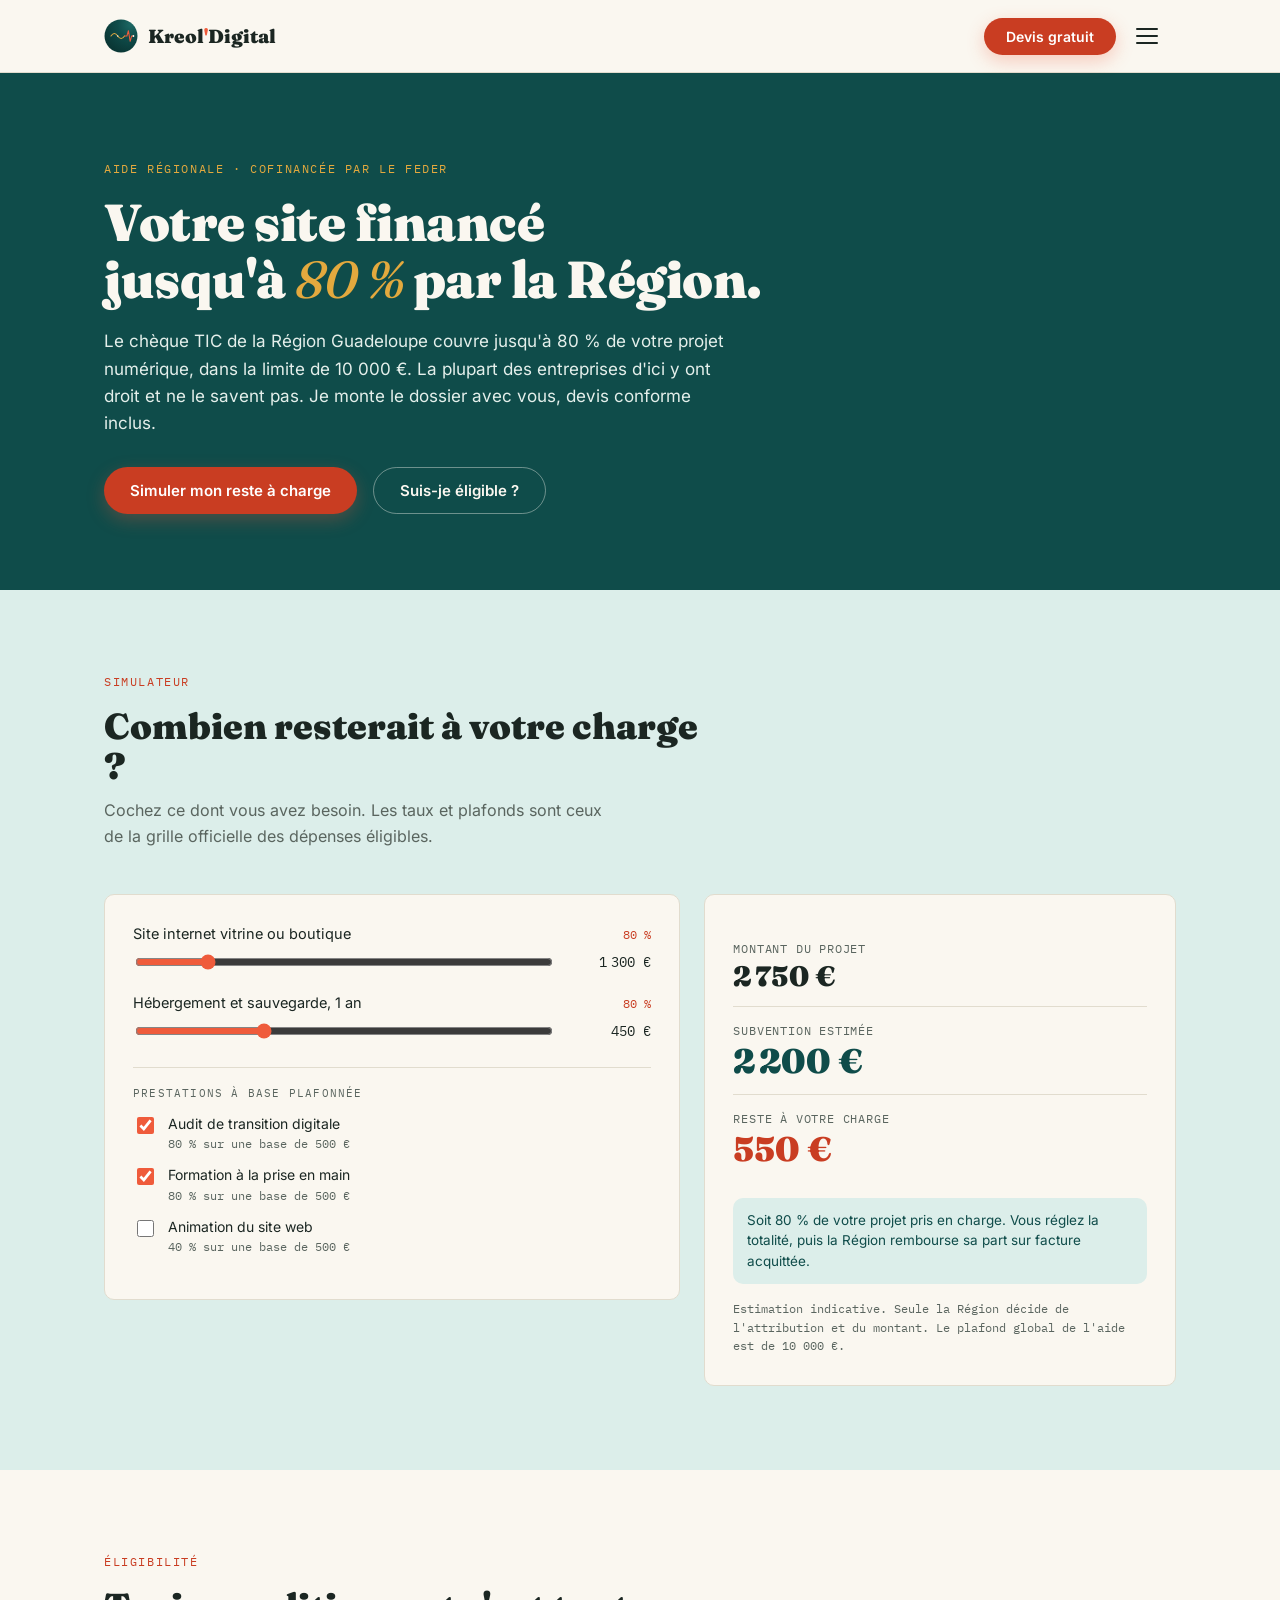
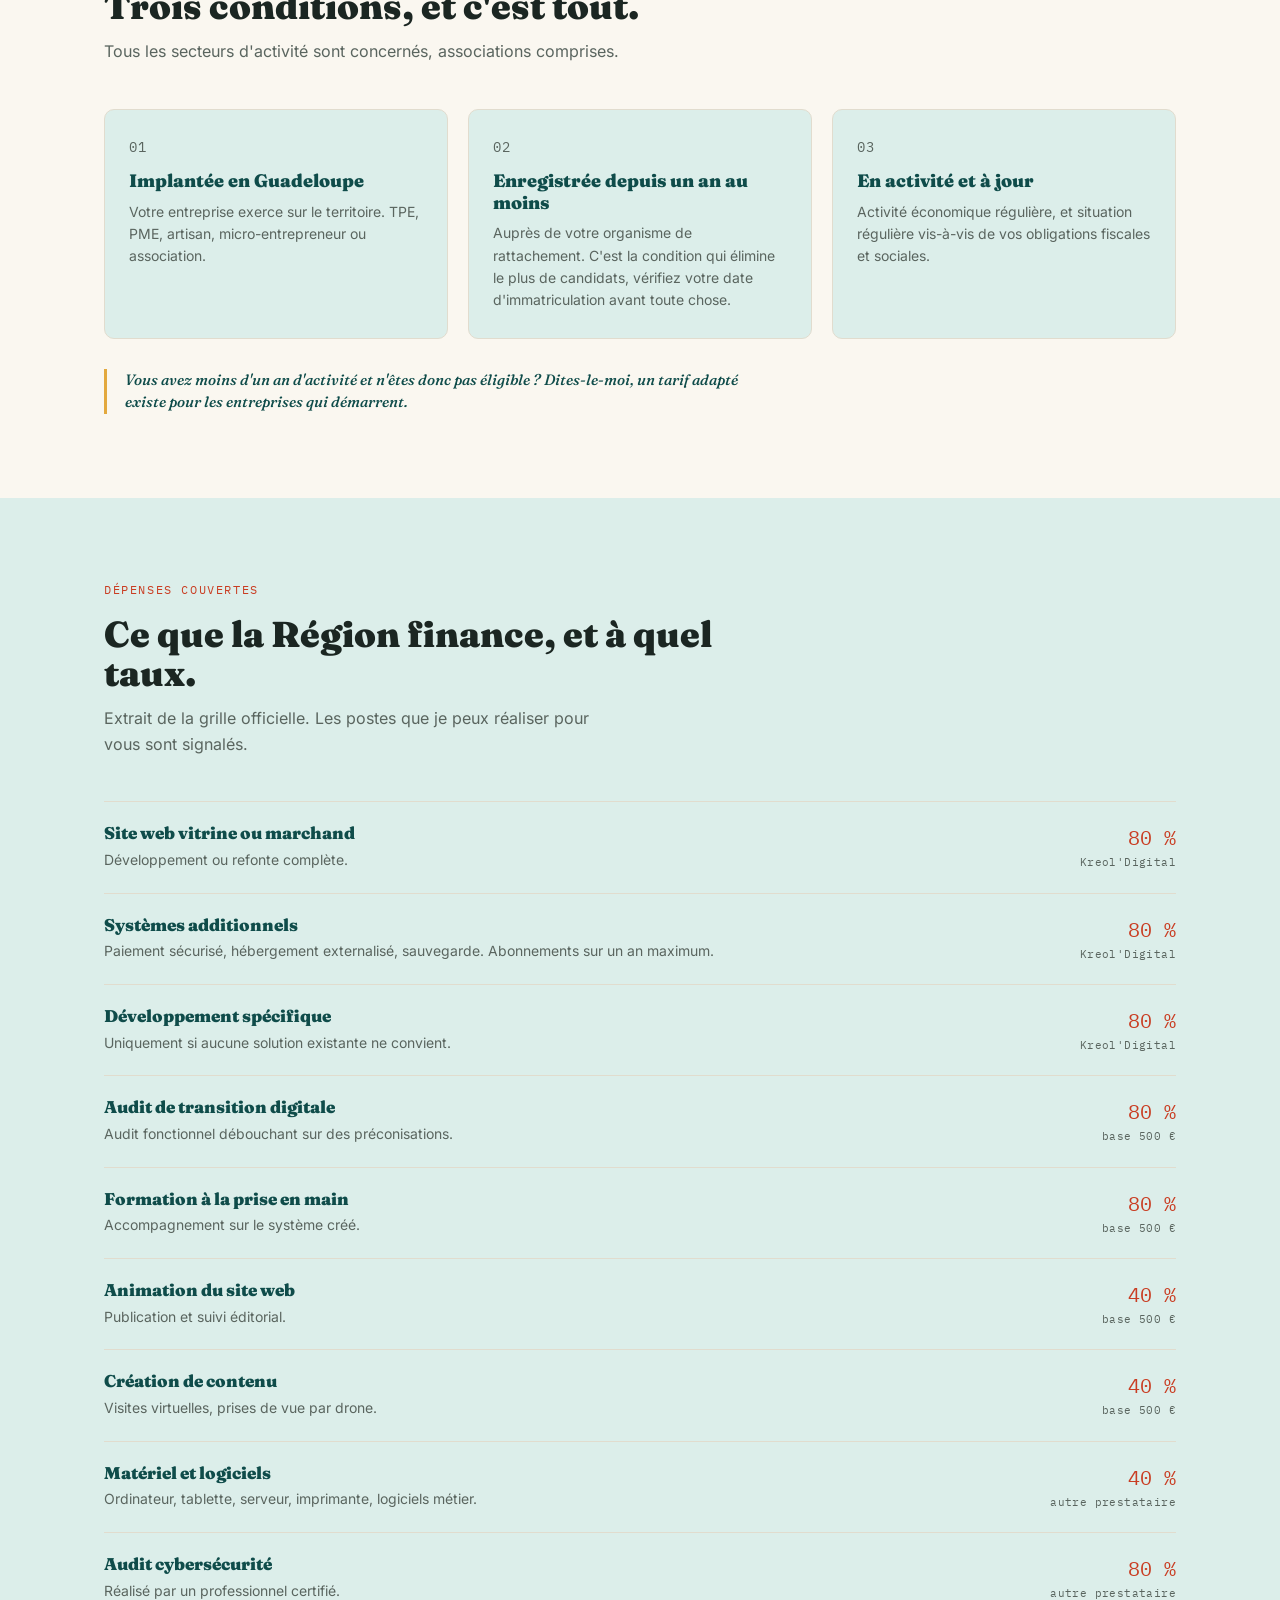
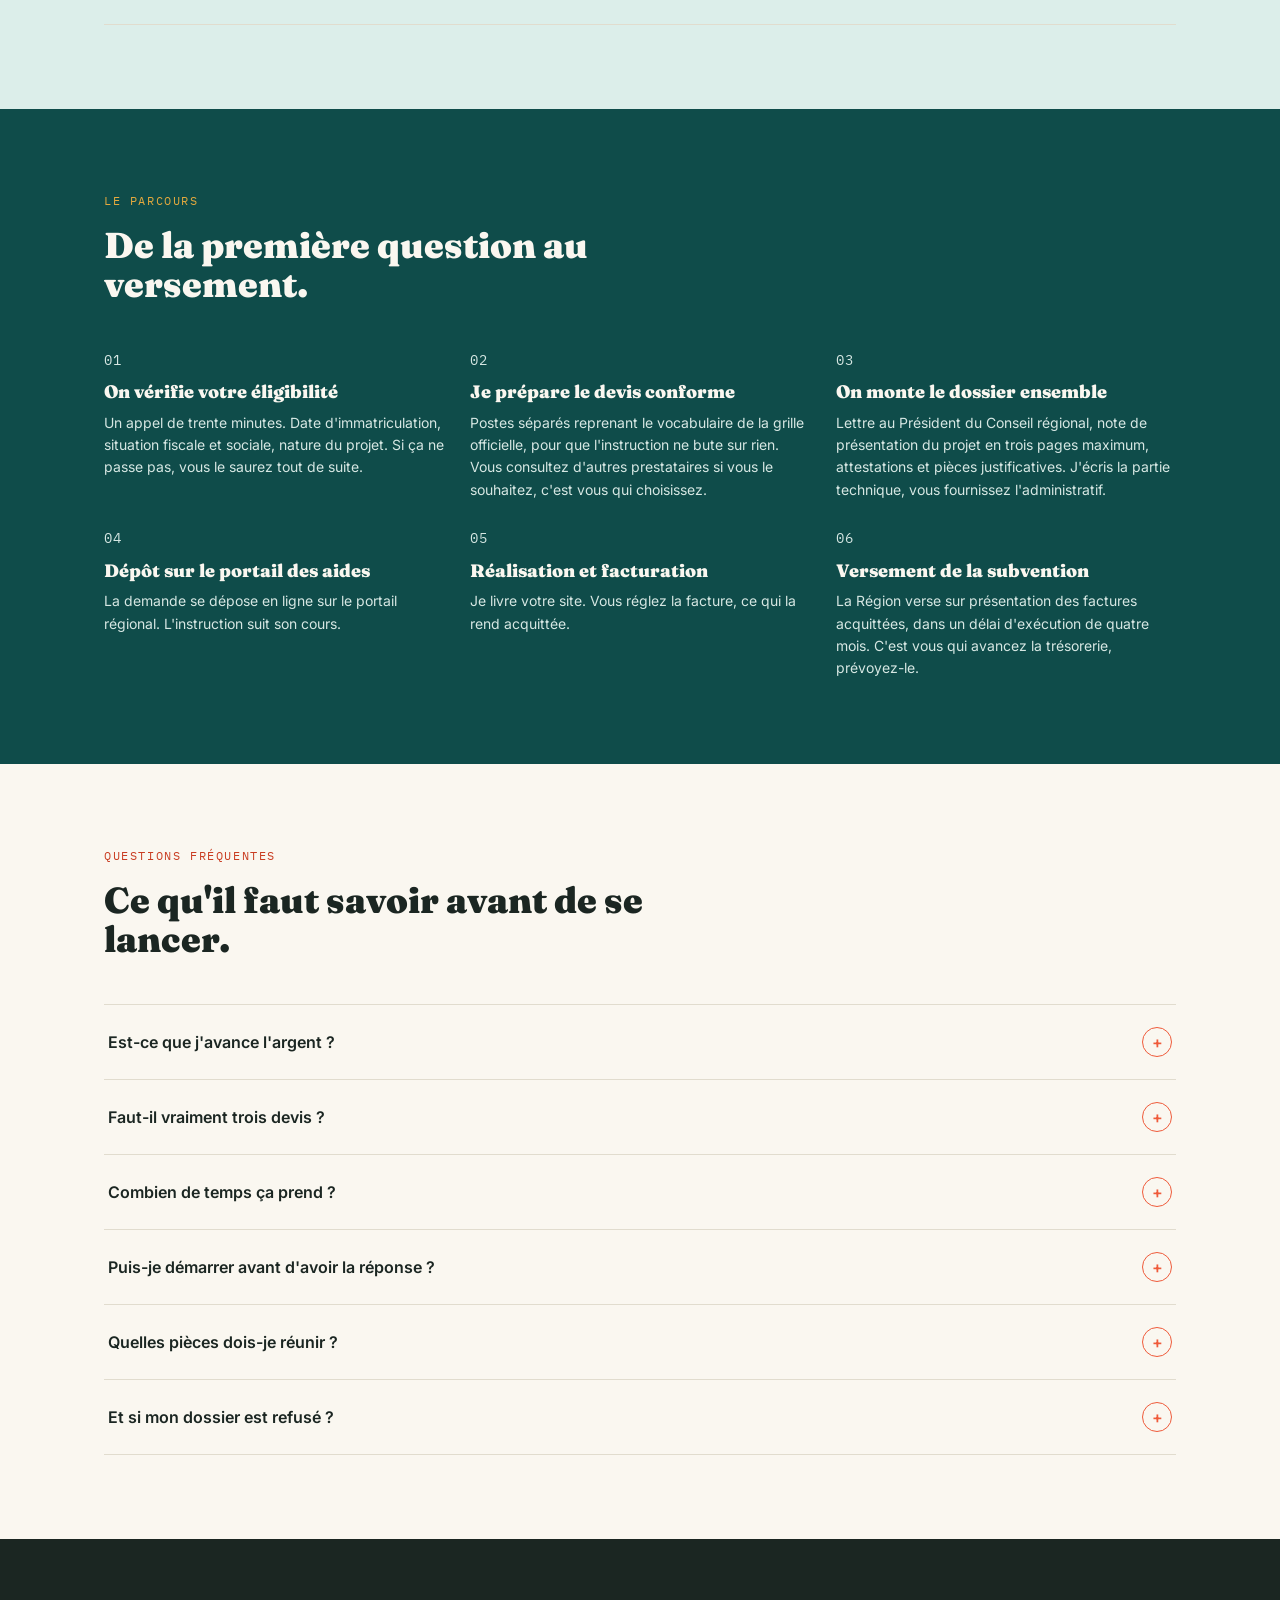
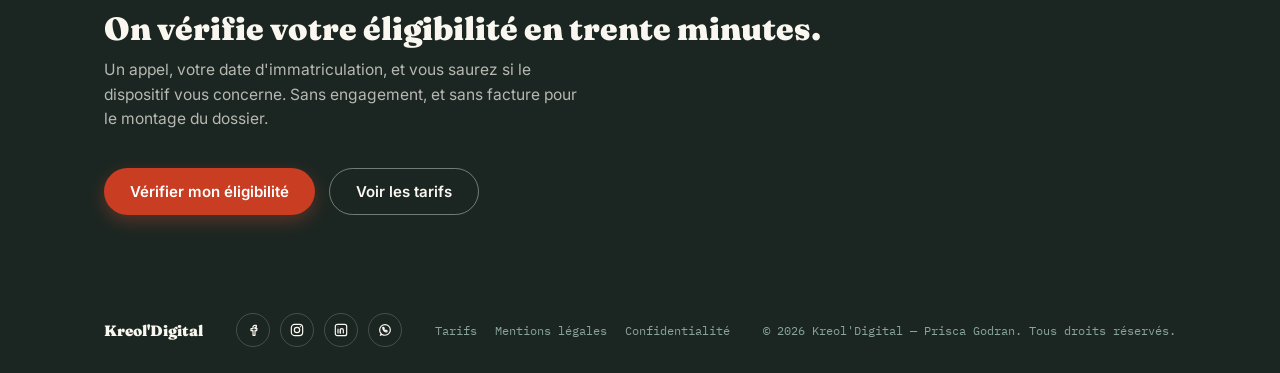
<file: cheque-tic.html>
<!DOCTYPE html>
<html lang="fr">
<head>
<meta charset="UTF-8">
<meta name="viewport" content="width=device-width, initial-scale=1.0">
<title>Chèque TIC Guadeloupe — jusqu'à 80 % de votre site financé | Kreol'Digital</title>
<meta name="description" content="Le chèque TIC de la Région Guadeloupe finance jusqu'à 80 % de votre site internet, plafonné à 10 000 €. Simulateur, conditions, pièces du dossier. Je monte le dossier avec vous.">
<link rel="canonical" href="https://kreoldigital.fr/cheque-tic">
<!-- Aperçu lors d'un partage sur WhatsApp, LinkedIn, Facebook.
     og-image.jpg doit faire 1200x630 px et être placée à la racine. -->
<meta property="og:type" content="website">
<meta property="og:site_name" content="Kreol'Digital">
<meta property="og:locale" content="fr_FR">
<meta property="og:url" content="https://kreoldigital.fr/cheque-tic">
<meta property="og:title" content="Chèque TIC — jusqu'à 80 % de votre site financé par la Région">
<meta property="og:description" content="Subvention jusqu'à 10 000 €. Simulez votre reste à charge et découvrez les conditions.">
<meta property="og:image" content="https://kreoldigital.fr/og-image.jpg">
<meta name="twitter:card" content="summary_large_image">
<link rel="stylesheet" href="/style.css">
<link rel="icon" type="image/svg+xml" href="/favicon.svg">
<script>
/* Écran de chargement : activé seulement si le JS fonctionne.
   Le setTimeout est un filet de sécurité — si script.js plante,
   l'écran disparaît quand même et le site reste consultable. */
(function(){
  var r = document.documentElement;
  r.classList.add('is-loading');
  r.dataset.loadStart = Date.now();
  setTimeout(function(){ r.classList.remove('is-loading'); }, 6000);
})();
</script>
<link rel="preload" href="/fonts/fraunces.woff2" as="font" type="font/woff2" crossorigin>
<link rel="preload" href="/fonts/inter.woff2" as="font" type="font/woff2" crossorigin>
</head>
<body>

<!-- ============ ÉCRAN DE CHARGEMENT ============ -->
<div class="preloader" id="preloader" role="status" aria-label="Chargement en cours">
  <svg class="preloader-mark" viewBox="0 0 200 200" xmlns="http://www.w3.org/2000/svg" aria-hidden="true">
    <defs><radialGradient id="bgPreloader" cx="80%" cy="15%" r="90%">
      <stop offset="0%" stop-color="#1C6864"/><stop offset="45%" stop-color="#0F4C4A"/><stop offset="100%" stop-color="#0A3735"/>
    </radialGradient></defs>
    <circle class="pl-disc" cx="100" cy="100" r="97" fill="url(#bgPreloader)"/>
    <g transform="translate(100,100) scale(0.87) translate(-100,-100)">
      <path class="pl-wave" d="M32,100 C48,77 62,77 78,100 C94,123 108,123 124,100" fill="none" stroke="#E3A93E" stroke-width="7" stroke-linecap="round"/>
      <path class="pl-pulse" d="M124,100 L140,100 L150,64 L162,136 L172,100 L184,100" fill="none" stroke="#EF5B3B" stroke-width="7" stroke-linecap="round" stroke-linejoin="round"/>
      <circle class="pl-dot" cx="78" cy="100" r="4.5" fill="#FAF7F0"/>
      <circle class="pl-dot" cx="184" cy="100" r="6" fill="#FAF7F0"/>
    </g>
  </svg>
</div>

<header class="site-header" id="top">
  <div class="wrap header-inner">
    <a href="/" class="brand" aria-label="Kreol'Digital — accueil">
      <svg class="brand-mark" viewBox="0 0 200 200" xmlns="http://www.w3.org/2000/svg" aria-hidden="true">
        <defs><radialGradient id="bgHeader" cx="80%" cy="15%" r="90%">
          <stop offset="0%" stop-color="#1C6864"/><stop offset="45%" stop-color="#0F4C4A"/><stop offset="100%" stop-color="#0A3735"/>
        </radialGradient></defs>
        <circle cx="100" cy="100" r="97" fill="url(#bgHeader)"/>
        <g transform="translate(100,100) scale(0.87) translate(-100,-100)">
          <path d="M32,100 C48,77 62,77 78,100 C94,123 108,123 124,100" fill="none" stroke="#E3A93E" stroke-width="7" stroke-linecap="round"/>
          <path d="M124,100 L140,100 L150,64 L162,136 L172,100 L184,100" fill="none" stroke="#EF5B3B" stroke-width="7" stroke-linecap="round" stroke-linejoin="round"/>
          <circle cx="78" cy="100" r="4.5" fill="#FAF7F0"/><circle cx="184" cy="100" r="6" fill="#FAF7F0"/>
        </g>
      </svg>
      <span class="brand-word">Kreol<em>'</em>Digital</span>
    </a>

    <nav class="main-nav" id="mainNav" aria-label="Navigation principale">
      <a href="/#services">Services</a>
      <a href="/cheque-tic" aria-current="page">Chèque TIC</a>
      <a href="/site-internet-villa-guadeloupe">Hébergeurs</a>
      <a href="/#process">Comment ça marche</a>
      <a href="/#faq">FAQ</a>
      <a href="/#contact">Contact</a>
    </nav>

    <a href="/#contact" class="btn btn-coral nav-cta">Devis gratuit</a>

    <button class="nav-toggle" id="navToggle" aria-label="Ouvrir le menu" aria-expanded="false" aria-controls="mainNav">
      <span></span><span></span><span></span>
    </button>
  </div>
</header>

<main>

  <section class="tic-hero">
    <div class="wrap">
      <p class="eyebrow">Aide régionale · Cofinancée par le FEDER</p>
      <h1 class="hero-title">Votre site financé<br>jusqu'à <em>80 %</em> par la Région.</h1>
      <p class="hero-sub">Le chèque TIC de la Région Guadeloupe couvre jusqu'à 80 % de votre projet numérique,
        dans la limite de 10 000 €. La plupart des entreprises d'ici y ont droit et ne le savent pas.
        Je monte le dossier avec vous, devis conforme inclus.</p>
      <div class="hero-actions">
        <a href="#simulateur" class="btn btn-coral">Simuler mon reste à charge</a>
        <a href="#eligibilite" class="btn btn-ghost">Suis-je éligible ?</a>
      </div>
    </div>
  </section>

  <section class="tic-sim" id="simulateur">
    <div class="wrap">
      <div class="section-head-block">
        <p class="eyebrow eyebrow-dark">Simulateur</p>
        <h2 class="section-title">Combien resterait à votre charge ?</h2>
        <p class="section-sub">Cochez ce dont vous avez besoin. Les taux et plafonds sont ceux de la grille
          officielle des dépenses éligibles.</p>
      </div>

      <div class="sim-grid">
        <div class="sim-card">
          <div class="sim-field">
            <label for="simSite">Site internet vitrine ou boutique <span class="sim-taux">80 %</span></label>
            <div class="sim-row">
              <input type="range" id="simSite" min="0" max="8000" step="100" value="1290">
              <span class="sim-val" id="simSiteVal">1 290 €</span>
            </div>
          </div>

          <div class="sim-field">
            <label for="simHeb">Hébergement et sauvegarde, 1 an <span class="sim-taux">80 %</span></label>
            <div class="sim-row">
              <input type="range" id="simHeb" min="0" max="1500" step="50" value="468">
              <span class="sim-val" id="simHebVal">468 €</span>
            </div>
          </div>

          <p class="sim-sep">Prestations à base plafonnée</p>

          <label class="sim-check"><input type="checkbox" id="simAudit" checked>
            <span>Audit de transition digitale<em>80 % sur une base de 500 €</em></span></label>
          <label class="sim-check"><input type="checkbox" id="simForm" checked>
            <span>Formation à la prise en main<em>80 % sur une base de 500 €</em></span></label>
          <label class="sim-check"><input type="checkbox" id="simAnim">
            <span>Animation du site web<em>40 % sur une base de 500 €</em></span></label>
        </div>

        <div class="sim-out">
          <div class="sim-total">
            <span class="sim-label">Montant du projet</span>
            <b id="simProjet">2 758 €</b>
          </div>
          <div class="sim-total sim-total--aide">
            <span class="sim-label">Subvention estimée</span>
            <b id="simAide">2 206 €</b>
          </div>
          <div class="sim-total sim-total--reste">
            <span class="sim-label">Reste à votre charge</span>
            <b id="simReste">552 €</b>
          </div>
          <p class="sim-note" id="simNote"></p>
          <p class="sim-legal">Estimation indicative. Seule la Région décide de l'attribution et du montant.
            Le plafond global de l'aide est de 10 000 €.</p>
        </div>
      </div>
    </div>
  </section>

  <section class="tic-elig" id="eligibilite">
    <div class="wrap">
      <div class="section-head-block">
        <p class="eyebrow eyebrow-dark">Éligibilité</p>
        <h2 class="section-title">Trois conditions, et c'est tout.</h2>
        <p class="section-sub">Tous les secteurs d'activité sont concernés, associations comprises.</p>
      </div>

      <div class="elig-grid">
        <div class="elig-card">
          <p class="elig-num">01</p>
          <h3>Implantée en Guadeloupe</h3>
          <p>Votre entreprise exerce sur le territoire. TPE, PME, artisan, micro-entrepreneur ou association.</p>
        </div>
        <div class="elig-card">
          <p class="elig-num">02</p>
          <h3>Enregistrée depuis un an au moins</h3>
          <p>Auprès de votre organisme de rattachement. C'est la condition qui élimine le plus de candidats,
            vérifiez votre date d'immatriculation avant toute chose.</p>
        </div>
        <div class="elig-card">
          <p class="elig-num">03</p>
          <h3>En activité et à jour</h3>
          <p>Activité économique régulière, et situation régulière vis-à-vis de vos obligations fiscales
            et sociales.</p>
        </div>
      </div>

      <p class="elig-foot">Vous avez moins d'un an d'activité et n'êtes donc pas éligible&nbsp;?
        Dites-le-moi, un tarif adapté existe pour les entreprises qui démarrent.</p>
    </div>
  </section>

  <section class="tic-postes">
    <div class="wrap">
      <div class="section-head-block">
        <p class="eyebrow eyebrow-dark">Dépenses couvertes</p>
        <h2 class="section-title">Ce que la Région finance, et à quel taux.</h2>
        <p class="section-sub">Extrait de la grille officielle. Les postes que je peux réaliser pour vous
          sont signalés.</p>
      </div>

      <div class="postes-list">
        <div class="poste"><div class="poste-nom"><h3>Site web vitrine ou marchand</h3><p>Développement ou refonte complète.</p></div><div class="poste-taux">80 %<span>Kreol'Digital</span></div></div>
        <div class="poste"><div class="poste-nom"><h3>Systèmes additionnels</h3><p>Paiement sécurisé, hébergement externalisé, sauvegarde. Abonnements sur un an maximum.</p></div><div class="poste-taux">80 %<span>Kreol'Digital</span></div></div>
        <div class="poste"><div class="poste-nom"><h3>Développement spécifique</h3><p>Uniquement si aucune solution existante ne convient.</p></div><div class="poste-taux">80 %<span>Kreol'Digital</span></div></div>
        <div class="poste"><div class="poste-nom"><h3>Audit de transition digitale</h3><p>Audit fonctionnel débouchant sur des préconisations.</p></div><div class="poste-taux">80 %<span>base 500 €</span></div></div>
        <div class="poste"><div class="poste-nom"><h3>Formation à la prise en main</h3><p>Accompagnement sur le système créé.</p></div><div class="poste-taux">80 %<span>base 500 €</span></div></div>
        <div class="poste"><div class="poste-nom"><h3>Animation du site web</h3><p>Publication et suivi éditorial.</p></div><div class="poste-taux">40 %<span>base 500 €</span></div></div>
        <div class="poste"><div class="poste-nom"><h3>Création de contenu</h3><p>Visites virtuelles, prises de vue par drone.</p></div><div class="poste-taux">40 %<span>base 500 €</span></div></div>
        <div class="poste"><div class="poste-nom"><h3>Matériel et logiciels</h3><p>Ordinateur, tablette, serveur, imprimante, logiciels métier.</p></div><div class="poste-taux">40 %<span>autre prestataire</span></div></div>
        <div class="poste"><div class="poste-nom"><h3>Audit cybersécurité</h3><p>Réalisé par un professionnel certifié.</p></div><div class="poste-taux">80 %<span>autre prestataire</span></div></div>
      </div>
    </div>
  </section>

  <section class="tic-etapes">
    <div class="wrap">
      <div class="section-head-block">
        <p class="eyebrow on-dark">Le parcours</p>
        <h2 class="section-title section-title--light">De la première question au versement.</h2>
      </div>

      <div class="etapes-grid">
        <div class="etape"><p class="etape-num">01</p><h3>On vérifie votre éligibilité</h3><p>Un appel de trente minutes. Date d'immatriculation, situation fiscale et sociale, nature du projet. Si ça ne passe pas, vous le saurez tout de suite.</p></div>
        <div class="etape"><p class="etape-num">02</p><h3>Je prépare le devis conforme</h3><p>Postes séparés reprenant le vocabulaire de la grille officielle, pour que l'instruction ne bute sur rien. Vous consultez d'autres prestataires si vous le souhaitez, c'est vous qui choisissez.</p></div>
        <div class="etape"><p class="etape-num">03</p><h3>On monte le dossier ensemble</h3><p>Lettre au Président du Conseil régional, note de présentation du projet en trois pages maximum, attestations et pièces justificatives. J'écris la partie technique, vous fournissez l'administratif.</p></div>
        <div class="etape"><p class="etape-num">04</p><h3>Dépôt sur le portail des aides</h3><p>La demande se dépose en ligne sur le portail régional. L'instruction suit son cours.</p></div>
        <div class="etape"><p class="etape-num">05</p><h3>Réalisation et facturation</h3><p>Je livre votre site. Vous réglez la facture, ce qui la rend acquittée.</p></div>
        <div class="etape"><p class="etape-num">06</p><h3>Versement de la subvention</h3><p>La Région verse sur présentation des factures acquittées, dans un délai d'exécution de quatre mois. C'est vous qui avancez la trésorerie, prévoyez-le.</p></div>
      </div>
    </div>
  </section>

  <section class="tic-faq" id="faq-tic">
    <div class="wrap">
      <div class="section-head-block">
        <p class="eyebrow eyebrow-dark">Questions fréquentes</p>
        <h2 class="section-title">Ce qu'il faut savoir avant de se lancer.</h2>
      </div>

      <div class="faq-list">
        <div class="faq-item">
          <button class="faq-question" aria-expanded="false"><span>Est-ce que j'avance l'argent ?</span><span class="faq-icon">+</span></button>
          <div class="faq-answer"><p>Oui, et c'est le point le plus important à comprendre. La subvention est versée sur présentation de factures acquittées, c'est-à-dire déjà payées. Vous réglez donc la prestation, puis la Région vous rembourse sa part. Prévoyez cette avance de trésorerie dans votre plan.</p></div>
        </div>
        <div class="faq-item">
          <button class="faq-question" aria-expanded="false"><span>Faut-il vraiment trois devis ?</span><span class="faq-icon">+</span></button>
          <div class="faq-answer"><p>La mise en concurrence fait partie du dossier, mais elle ne vous enlève aucune liberté : c'est vous qui décidez du prestataire retenu, et la comparaison est une formalité de constitution du dossier, pas un arbitrage imposé. Je vous fournis un devis clair et détaillé qui supporte la comparaison.</p></div>
        </div>
        <div class="faq-item">
          <button class="faq-question" aria-expanded="false"><span>Combien de temps ça prend ?</span><span class="faq-icon">+</span></button>
          <div class="faq-answer"><p>Le délai d'exécution des prestations est de quatre mois. Le délai d'instruction du dossier par la Région dépend, lui, du volume de demandes en cours ; renseignez-vous au moment du dépôt. Comptez large et ne calez pas votre projet sur une date commerciale serrée.</p></div>
        </div>
        <div class="faq-item">
          <button class="faq-question" aria-expanded="false"><span>Puis-je démarrer avant d'avoir la réponse ?</span><span class="faq-icon">+</span></button>
          <div class="faq-answer"><p>Mieux vaut attendre. Le délai d'exécution de quatre mois court à partir de la décision, et c'est dans cette fenêtre que les factures acquittées doivent être présentées : la séquence attendue est donc dossier, décision, puis réalisation et paiement. Engager la dépense avant le dépôt vous ferait courir le risque qu'elle soit écartée du calcul. C'est le seul vrai piège du parcours, et c'est aussi pourquoi je ne facture rien tant que la réponse n'est pas tombée.</p></div>
        </div>
        <div class="faq-item">
          <button class="faq-question" aria-expanded="false"><span>Quelles pièces dois-je réunir ?</span><span class="faq-icon">+</span></button>
          <div class="faq-answer"><p>Une lettre de demande adressée au Président du Conseil régional, une note de présentation du projet de trois pages maximum, une attestation de régularité fiscale et sociale, un extrait K-bis ou d'inscription au répertoire des métiers de moins de trois mois, une déclaration sur l'honneur des financements publics reçus, et une pièce d'identité du dirigeant. Je rédige la note de présentation, vous rassemblez les attestations.</p></div>
        </div>
        <div class="faq-item">
          <button class="faq-question" aria-expanded="false"><span>Et si mon dossier est refusé ?</span><span class="faq-icon">+</span></button>
          <div class="faq-answer"><p>Vous restez libre de faire le projet ou non. C'est pour cette raison qu'on cale la décision de démarrer sur la réponse de la Région, et non l'inverse. Je ne facture rien pour le montage du dossier.</p></div>
        </div>
      </div>
    </div>
  </section>

  <section class="tic-cta">
    <div class="wrap tic-cta-inner">
      <div>
        <h2>On vérifie votre éligibilité en trente minutes.</h2>
        <p>Un appel, votre date d'immatriculation, et vous saurez si le dispositif vous concerne.
          Sans engagement, et sans facture pour le montage du dossier.</p>
      </div>
      <div class="tic-cta-actions">
        <a href="/#contact" class="btn btn-coral">Vérifier mon éligibilité</a>
        <a href="/tarifs" class="btn btn-ghost">Voir les tarifs</a>
      </div>
    </div>
  </section>

</main>

<footer class="site-footer">
  <div class="wrap footer-inner">
    <span class="footer-brand">Kreol'Digital</span>
    <nav class="footer-social" aria-label="Réseaux sociaux">
      <a href="https://www.facebook.com/profile.php?id=61593442823155" class="social-link" aria-label="Facebook" target="_blank" rel="noopener">
        <svg viewBox="0 0 24 24" fill="none" stroke="currentColor" stroke-width="1.8" stroke-linecap="round" stroke-linejoin="round"><path d="M15 8h2V5h-2c-1.7 0-3 1.3-3 3v2H9v3h3v7h3v-7h2.5l.5-3H15V8z"/></svg>
      </a>
      <a href="https://www.instagram.com/kreoldigital_agency/" class="social-link" aria-label="Instagram" target="_blank" rel="noopener">
        <svg viewBox="0 0 24 24" fill="none" stroke="currentColor" stroke-width="1.8" stroke-linecap="round" stroke-linejoin="round"><rect x="3.5" y="3.5" width="17" height="17" rx="5"/><circle cx="12" cy="12" r="4"/><circle cx="17" cy="7" r="0.9" fill="currentColor" stroke="none"/></svg>
      </a>
      <a href="https://www.linkedin.com/company/kreol-digital/" class="social-link" aria-label="LinkedIn" target="_blank" rel="noopener">
        <svg viewBox="0 0 24 24" fill="none" stroke="currentColor" stroke-width="1.8" stroke-linecap="round" stroke-linejoin="round"><rect x="3.5" y="3.5" width="17" height="17" rx="3"/><line x1="7.5" y1="10.5" x2="7.5" y2="16.5"/><circle cx="7.5" cy="7.3" r="0.7" fill="currentColor" stroke="none"/><path d="M11 16.5v-4.2c0-1.3 1-2.3 2.2-2.3s2.3 1 2.3 2.3v4.2"/><line x1="11" y1="10.5" x2="11" y2="16.5"/></svg>
      </a>
      <a href="https://wa.me/59690504887/" class="social-link" aria-label="WhatsApp" target="_blank" rel="noopener">
        <svg viewBox="0 0 24 24" fill="none" stroke="currentColor" stroke-width="1.8" stroke-linecap="round" stroke-linejoin="round"><path d="M6.5 17.5 5 20l2.6-1.4c1.3.8 2.8 1.3 4.4 1.3 4.4 0 8-3.6 8-8s-3.6-8-8-8-8 3.6-8 8c0 1.7.5 3.2 1.4 4.6z"/><path d="M9 9.6c0 2.9 2.4 5.3 5.3 5.3.4 0 .8-.3.8-.8v-.6c0-.3-.2-.5-.4-.6l-1.2-.5c-.3-.1-.6 0-.7.2l-.3.4c-.9-.5-1.7-1.3-2.2-2.2l.4-.3c.2-.2.3-.5.2-.7l-.5-1.2c-.1-.2-.3-.4-.6-.4h-.6c-.4 0-.8.4-.8.8z"/></svg>
      </a>
    </nav>
    <nav class="footer-links" aria-label="Liens légaux">
      <a href="/tarifs">Tarifs</a>
      <a href="/mentions-legales">Mentions légales</a>
      <a href="/politique-confidentialite">Confidentialité</a>
    </nav>
    <span class="footer-copy">© <span id="year"></span> Kreol'Digital — Prisca Godran. Tous droits réservés.</span>
  </div>
</footer>

<script src="/script.js"></script>
</body>
</html>
</file>
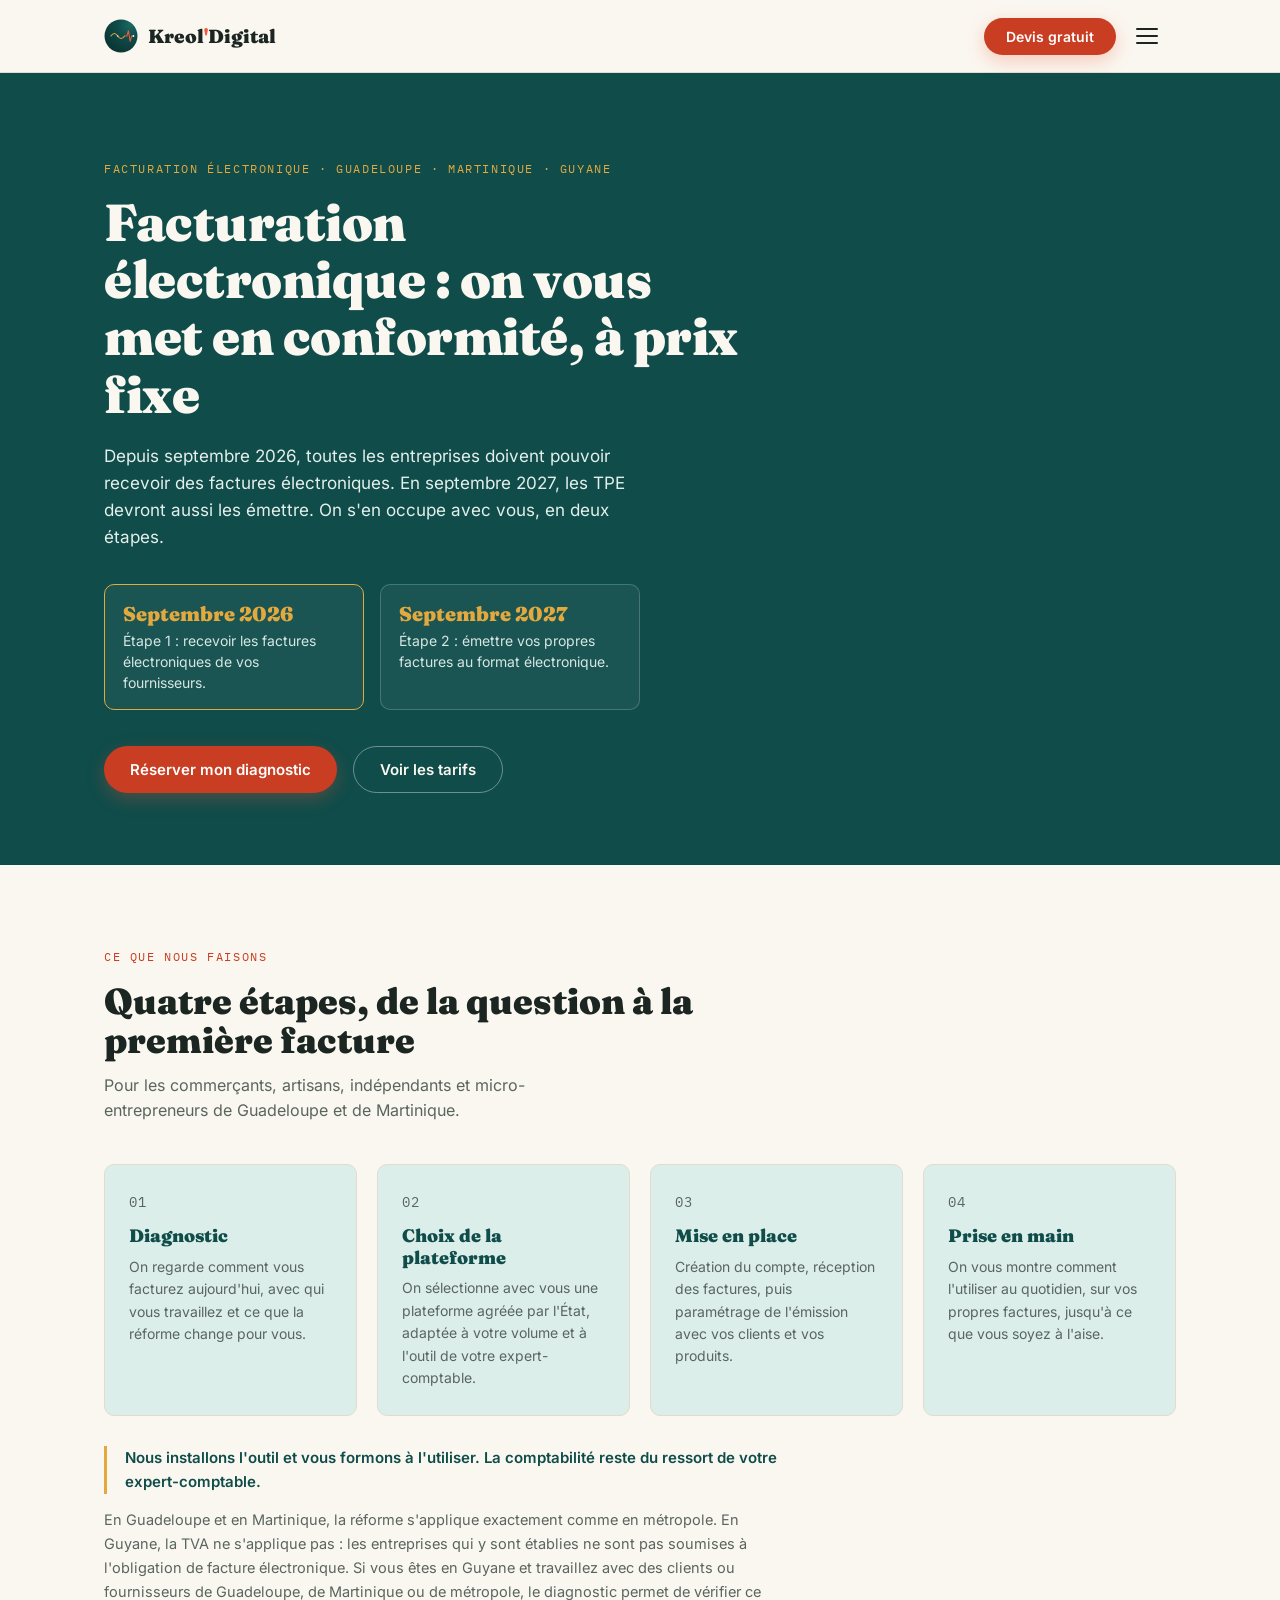
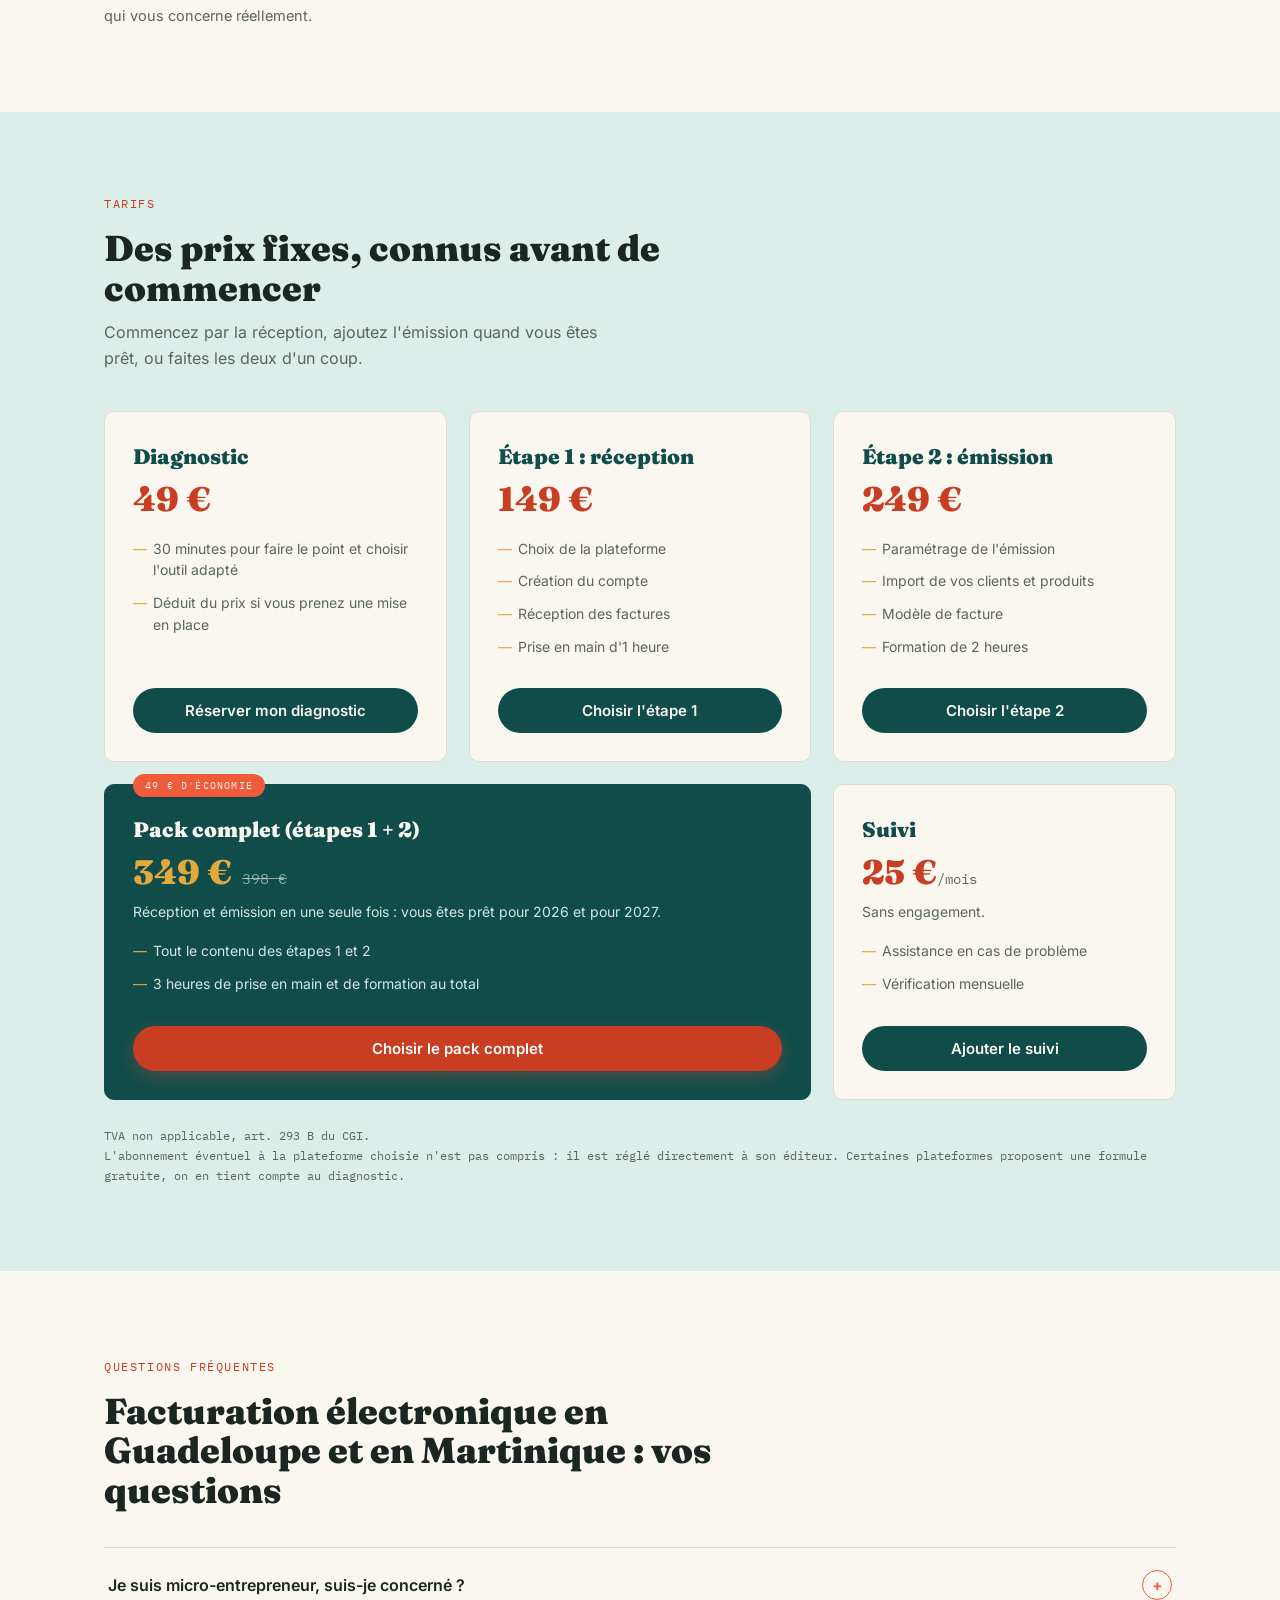
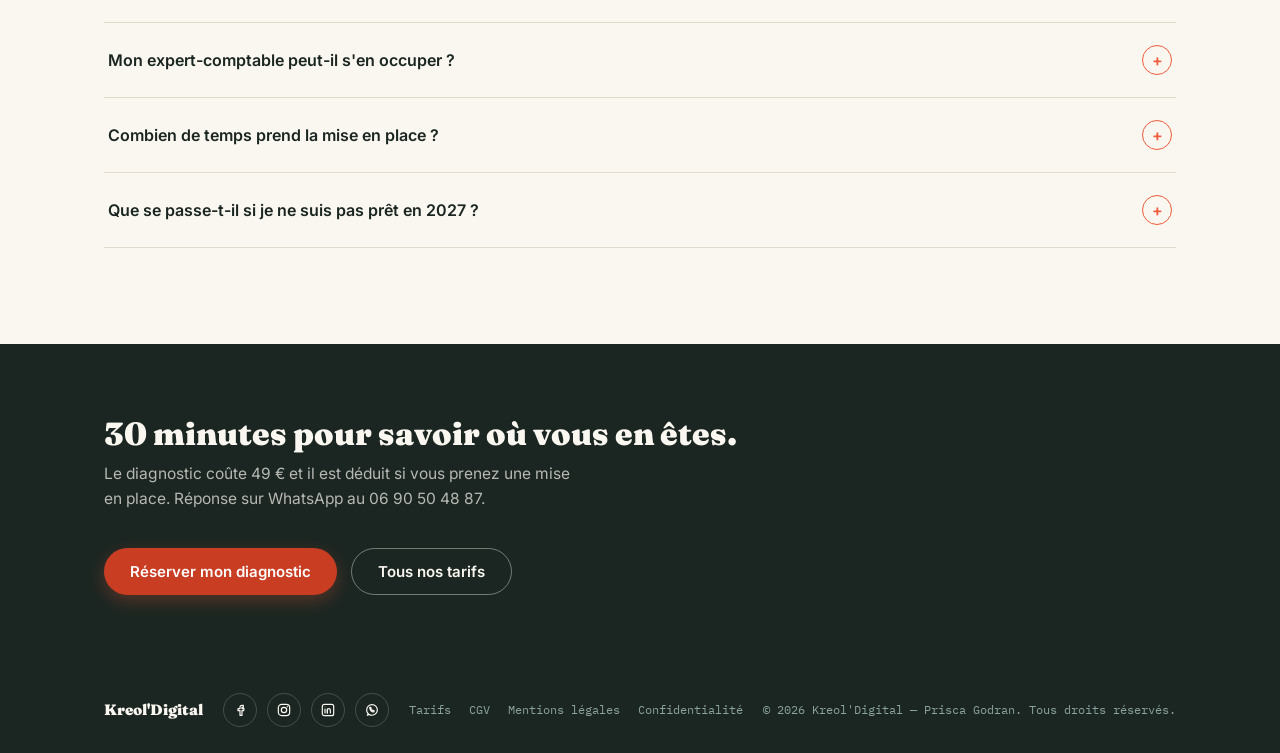
<file: facturation-electronique.html>
<!DOCTYPE html>
<html lang="fr">
<head>
<meta charset="UTF-8">
<meta name="viewport" content="width=device-width, initial-scale=1.0">
<title>Facturation électronique Guadeloupe &amp; Martinique — mise en conformité dès 49 € | Kreol'Digital</title>
<meta name="description" content="Facturation électronique en Guadeloupe, Martinique et Guyane : diagnostic à 49 €, réception à 149 €, émission à 249 €, pack complet à 349 €. Plateforme agréée et formation, à prix fixe.">
<link rel="canonical" href="https://kreoldigital.fr/facturation-electronique">
<meta property="og:type" content="website">
<meta property="og:site_name" content="Kreol'Digital">
<meta property="og:locale" content="fr_FR">
<meta property="og:url" content="https://kreoldigital.fr/facturation-electronique">
<meta property="og:title" content="Facturation électronique en Guadeloupe : mise en conformité à prix fixe">
<meta property="og:description" content="Recevoir dès 2026, émettre en 2027. Diagnostic à 49 €, pack complet à 349 €. Guadeloupe, Martinique, Guyane.">
<meta property="og:image" content="https://kreoldigital.fr/og-image.jpg">
<meta name="twitter:card" content="summary_large_image">
<script type="application/ld+json">
{
  "@context": "https://schema.org",
  "@type": "Service",
  "name": "Mise en conformité facturation électronique",
  "serviceType": "Accompagnement facturation électronique",
  "provider": {
    "@type": "LocalBusiness",
    "name": "Kreol'Digital",
    "url": "https://kreoldigital.fr/",
    "telephone": "+590690504887",
    "email": "p.godran@kreoldigital.fr"
  },
  "areaServed": [
    {"@type": "AdministrativeArea", "name": "Guadeloupe"},
    {"@type": "AdministrativeArea", "name": "Martinique"},
    {"@type": "AdministrativeArea", "name": "Guyane"}
  ],
  "offers": [
    {"@type": "Offer", "name": "Diagnostic", "price": "49", "priceCurrency": "EUR"},
    {"@type": "Offer", "name": "Étape 1 : réception", "price": "149", "priceCurrency": "EUR"},
    {"@type": "Offer", "name": "Étape 2 : émission", "price": "249", "priceCurrency": "EUR"},
    {"@type": "Offer", "name": "Pack complet (étapes 1 + 2)", "price": "349", "priceCurrency": "EUR"},
    {"@type": "Offer", "name": "Suivi mensuel", "price": "25", "priceCurrency": "EUR"}
  ]
}
</script>
<link rel="stylesheet" href="/style.css">
<link rel="icon" type="image/svg+xml" href="/favicon.svg">
<script>
/* Écran de chargement : activé seulement si le JS fonctionne.
   Le setTimeout est un filet de sécurité — si script.js plante,
   l'écran disparaît quand même et le site reste consultable. */
(function(){
  var r = document.documentElement;
  r.classList.add('is-loading');
  r.dataset.loadStart = Date.now();
  setTimeout(function(){ r.classList.remove('is-loading'); }, 6000);
})();
</script>
<link rel="preload" href="/fonts/fraunces.woff2" as="font" type="font/woff2" crossorigin>
<link rel="preload" href="/fonts/inter.woff2" as="font" type="font/woff2" crossorigin>
</head>
<body>

<!-- ============ ÉCRAN DE CHARGEMENT ============ -->
<div class="preloader" id="preloader" role="status" aria-label="Chargement en cours">
  <svg class="preloader-mark" viewBox="0 0 200 200" xmlns="http://www.w3.org/2000/svg" aria-hidden="true">
    <defs><radialGradient id="bgPreloader" cx="80%" cy="15%" r="90%">
      <stop offset="0%" stop-color="#1C6864"/><stop offset="45%" stop-color="#0F4C4A"/><stop offset="100%" stop-color="#0A3735"/>
    </radialGradient></defs>
    <circle class="pl-disc" cx="100" cy="100" r="97" fill="url(#bgPreloader)"/>
    <g transform="translate(100,100) scale(0.87) translate(-100,-100)">
      <path class="pl-wave" d="M32,100 C48,77 62,77 78,100 C94,123 108,123 124,100" fill="none" stroke="#E3A93E" stroke-width="7" stroke-linecap="round"/>
      <path class="pl-pulse" d="M124,100 L140,100 L150,64 L162,136 L172,100 L184,100" fill="none" stroke="#EF5B3B" stroke-width="7" stroke-linecap="round" stroke-linejoin="round"/>
      <circle class="pl-dot" cx="78" cy="100" r="4.5" fill="#FAF7F0"/>
      <circle class="pl-dot" cx="184" cy="100" r="6" fill="#FAF7F0"/>
    </g>
  </svg>
</div>

<header class="site-header" id="top">
  <div class="wrap header-inner">
    <a href="/" class="brand" aria-label="Kreol'Digital — accueil">
      <svg class="brand-mark" viewBox="0 0 200 200" xmlns="http://www.w3.org/2000/svg" aria-hidden="true">
        <defs><radialGradient id="bgHeader" cx="80%" cy="15%" r="90%">
          <stop offset="0%" stop-color="#1C6864"/><stop offset="45%" stop-color="#0F4C4A"/><stop offset="100%" stop-color="#0A3735"/>
        </radialGradient></defs>
        <circle cx="100" cy="100" r="97" fill="url(#bgHeader)"/>
        <g transform="translate(100,100) scale(0.87) translate(-100,-100)">
          <path d="M32,100 C48,77 62,77 78,100 C94,123 108,123 124,100" fill="none" stroke="#E3A93E" stroke-width="7" stroke-linecap="round"/>
          <path d="M124,100 L140,100 L150,64 L162,136 L172,100 L184,100" fill="none" stroke="#EF5B3B" stroke-width="7" stroke-linecap="round" stroke-linejoin="round"/>
          <circle cx="78" cy="100" r="4.5" fill="#FAF7F0"/><circle cx="184" cy="100" r="6" fill="#FAF7F0"/>
        </g>
      </svg>
      <span class="brand-word">Kreol<em>'</em>Digital</span>
    </a>

    <nav class="main-nav" id="mainNav" aria-label="Navigation principale">
      <a href="/#services">Services</a>
      <a href="/cheque-tic">Chèque TIC</a>
      <a href="/site-internet-villa-guadeloupe">Hébergeurs</a>
      <a href="/facturation-electronique" aria-current="page">Facturation électronique</a>
      <a href="/#process">Comment ça marche</a>
      <a href="/#faq">FAQ</a>
      <a href="/#contact">Contact</a>
    </nav>

    <a href="/#contact" class="btn btn-coral nav-cta">Devis gratuit</a>

    <button class="nav-toggle" id="navToggle" aria-label="Ouvrir le menu" aria-expanded="false" aria-controls="mainNav">
      <span></span><span></span><span></span>
    </button>
  </div>
</header>

<main>

  <!-- ============ a) HERO ============ -->
  <section class="tarifs-hero">
    <div class="wrap">
      <p class="eyebrow">Facturation électronique · Guadeloupe · Martinique · Guyane</p>
      <h1 class="hero-title">Facturation électronique&nbsp;: on vous met en conformité, à prix fixe</h1>
      <p class="hero-sub">Depuis septembre 2026, toutes les entreprises doivent pouvoir recevoir des factures électroniques.
        En septembre 2027, les TPE devront aussi les émettre. On s'en occupe avec vous, en deux étapes.</p>

      <div class="fe-dates">
        <div class="fe-date fe-date--now">
          <b>Septembre 2026</b>
          <span>Étape 1&nbsp;: recevoir les factures électroniques de vos fournisseurs.</span>
        </div>
        <div class="fe-date">
          <b>Septembre 2027</b>
          <span>Étape 2&nbsp;: émettre vos propres factures au format électronique.</span>
        </div>
      </div>

      <div class="hero-actions">
        <a href="https://wa.me/590690504887?text=Bonjour%2C%20je%20souhaite%20r%C3%A9server%20mon%20diagnostic%20facturation%20%C3%A9lectronique." class="btn btn-coral" target="_blank" rel="noopener">Réserver mon diagnostic</a>
        <a href="#tarifs-fe" class="btn btn-ghost">Voir les tarifs</a>
      </div>
    </div>
  </section>

  <!-- ============ b) CE QUE NOUS FAISONS ============ -->
  <section class="tarif-etage" id="accompagnement">
    <div class="wrap">
      <div class="etage-head">
        <p class="eyebrow eyebrow-dark">Ce que nous faisons</p>
        <h2 class="section-title">Quatre étapes, de la question à la première facture</h2>
        <p class="section-sub">Pour les commerçants, artisans, indépendants et micro-entrepreneurs de Guadeloupe et de Martinique.</p>
      </div>

      <div class="fe-steps">
        <div class="elig-card">
          <p class="elig-num">01</p>
          <h3>Diagnostic</h3>
          <p>On regarde comment vous facturez aujourd'hui, avec qui vous travaillez et ce que la réforme change pour vous.</p>
        </div>
        <div class="elig-card">
          <p class="elig-num">02</p>
          <h3>Choix de la plateforme</h3>
          <p>On sélectionne avec vous une plateforme agréée par l'État, adaptée à votre volume et à l'outil de votre expert-comptable.</p>
        </div>
        <div class="elig-card">
          <p class="elig-num">03</p>
          <h3>Mise en place</h3>
          <p>Création du compte, réception des factures, puis paramétrage de l'émission avec vos clients et vos produits.</p>
        </div>
        <div class="elig-card">
          <p class="elig-num">04</p>
          <h3>Prise en main</h3>
          <p>On vous montre comment l'utiliser au quotidien, sur vos propres factures, jusqu'à ce que vous soyez à l'aise.</p>
        </div>
      </div>

      <p class="fe-scope"><b>Nous installons l'outil et vous formons à l'utiliser. La comptabilité reste du ressort de votre expert-comptable.</b></p>
      <p class="fe-territoires">En Guadeloupe et en Martinique, la réforme s'applique exactement comme en métropole.
        En Guyane, la TVA ne s'applique pas&nbsp;: les entreprises qui y sont établies ne sont pas soumises à l'obligation de facture électronique.
        Si vous êtes en Guyane et travaillez avec des clients ou fournisseurs de Guadeloupe, de Martinique ou de métropole,
        le diagnostic permet de vérifier ce qui vous concerne réellement.</p>
    </div>
  </section>

  <!-- ============ c) TARIFS ============ -->
  <section class="tarif-etage tarif-etage--alt" id="tarifs-fe">
    <div class="wrap">
      <div class="etage-head">
        <p class="eyebrow eyebrow-dark">Tarifs</p>
        <h2 class="section-title">Des prix fixes, connus avant de commencer</h2>
        <p class="section-sub">Commencez par la réception, ajoutez l'émission quand vous êtes prêt, ou faites les deux d'un coup.</p>
      </div>

      <div class="pack-grid pack-grid--fe">
        <div class="pack-card">
          <h3>Diagnostic</h3>
          <p class="pack-price">49 €</p>
          <ul>
            <li>30 minutes pour faire le point et choisir l'outil adapté</li>
            <li>Déduit du prix si vous prenez une mise en place</li>
          </ul>
          <a href="https://wa.me/590690504887?text=Bonjour%2C%20je%20souhaite%20r%C3%A9server%20mon%20diagnostic%20facturation%20%C3%A9lectronique." class="btn btn-lagoon" target="_blank" rel="noopener">Réserver mon diagnostic</a>
        </div>

        <div class="pack-card">
          <h3>Étape 1&nbsp;: réception</h3>
          <p class="pack-price">149 €</p>
          <ul>
            <li>Choix de la plateforme</li>
            <li>Création du compte</li>
            <li>Réception des factures</li>
            <li>Prise en main d'1 heure</li>
          </ul>
          <a href="https://wa.me/590690504887?text=Bonjour%2C%20je%20souhaite%20mettre%20en%20place%20la%20r%C3%A9ception%20des%20factures%20%C3%A9lectroniques." class="btn btn-lagoon" target="_blank" rel="noopener">Choisir l'étape 1</a>
        </div>

        <div class="pack-card">
          <h3>Étape 2&nbsp;: émission</h3>
          <p class="pack-price">249 €</p>
          <ul>
            <li>Paramétrage de l'émission</li>
            <li>Import de vos clients et produits</li>
            <li>Modèle de facture</li>
            <li>Formation de 2 heures</li>
          </ul>
          <a href="https://wa.me/590690504887?text=Bonjour%2C%20je%20souhaite%20mettre%20en%20place%20l%E2%80%99%C3%A9mission%20de%20factures%20%C3%A9lectroniques." class="btn btn-lagoon" target="_blank" rel="noopener">Choisir l'étape 2</a>
        </div>

        <div class="pack-card pack-card--featured pack-card--wide">
          <span class="pack-flag">49 € d'économie</span>
          <h3>Pack complet (étapes 1 + 2)</h3>
          <p class="pack-price">349 €<s>398 €</s></p>
          <p class="pack-sub">Réception et émission en une seule fois&nbsp;: vous êtes prêt pour 2026 et pour 2027.</p>
          <ul>
            <li>Tout le contenu des étapes 1 et 2</li>
            <li>3 heures de prise en main et de formation au total</li>
          </ul>
          <a href="https://wa.me/590690504887?text=Bonjour%2C%20le%20pack%20complet%20facturation%20%C3%A9lectronique%20m%E2%80%99int%C3%A9resse." class="btn btn-coral" target="_blank" rel="noopener">Choisir le pack complet</a>
        </div>

        <div class="pack-card">
          <h3>Suivi</h3>
          <p class="pack-price">25 €<span>/mois</span></p>
          <p class="pack-sub">Sans engagement.</p>
          <ul>
            <li>Assistance en cas de problème</li>
            <li>Vérification mensuelle</li>
          </ul>
          <a href="https://wa.me/590690504887?text=Bonjour%2C%20le%20suivi%20facturation%20%C3%A9lectronique%20m%E2%80%99int%C3%A9resse." class="btn btn-lagoon" target="_blank" rel="noopener">Ajouter le suivi</a>
        </div>
      </div>

      <p class="fe-legal">TVA non applicable, art. 293 B du CGI.<br>
        L'abonnement éventuel à la plateforme choisie n'est pas compris&nbsp;: il est réglé directement à son éditeur. Certaines plateformes proposent une formule gratuite, on en tient compte au diagnostic.</p>
    </div>
  </section>

  <!-- ============ d) FAQ ============ -->
  <section class="faq" id="faq-fe">
    <div class="wrap">
      <p class="eyebrow eyebrow-dark">Questions fréquentes</p>
      <h2 class="section-title">Facturation électronique en Guadeloupe et en Martinique&nbsp;: vos questions</h2>

      <div class="faq-list">
        <div class="faq-item">
          <button class="faq-question" aria-expanded="false">
            <span>Je suis micro-entrepreneur, suis-je concerné&nbsp;?</span>
            <span class="faq-icon">+</span>
          </button>
          <div class="faq-answer"><p>Oui, même en franchise de TVA. Depuis le 1er septembre 2026, vous devez pouvoir recevoir les factures électroniques de vos fournisseurs. À partir du 1er septembre 2027, vos factures adressées à des professionnels devront être émises au format électronique. Si vous ne travaillez qu'avec des particuliers, vous n'émettrez pas de facture électronique, mais vous devrez transmettre certaines données de vente (e-reporting). La seule exception géographique dans nos territoires est la Guyane, où la TVA ne s'applique pas.</p></div>
        </div>
        <div class="faq-item">
          <button class="faq-question" aria-expanded="false">
            <span>Mon expert-comptable peut-il s'en occuper&nbsp;?</span>
            <span class="faq-icon">+</span>
          </button>
          <div class="faq-answer"><p>Peut-être, et c'est une bonne question à lui poser. Beaucoup de cabinets proposent leur propre plateforme&nbsp;: si c'est le cas du vôtre, on vous conseillera de l'utiliser, et on peut simplement vous aider à la prendre en main. Notre rôle est d'installer l'outil et de vous former à vous en servir au quotidien. La comptabilité, elle, reste du ressort de votre expert-comptable.</p></div>
        </div>
        <div class="faq-item">
          <button class="faq-question" aria-expanded="false">
            <span>Combien de temps prend la mise en place&nbsp;?</span>
            <span class="faq-icon">+</span>
          </button>
          <div class="faq-answer"><p>De votre côté, comptez 30 minutes pour le diagnostic, 1 heure de prise en main pour la réception et 2 heures de formation pour l'émission. Entre les deux, on s'occupe du paramétrage. Le planning précis est fixé lors du diagnostic, selon la plateforme choisie et le temps qu'il vous faut pour nous transmettre vos listes de clients et de produits.</p></div>
        </div>
        <div class="faq-item">
          <button class="faq-question" aria-expanded="false">
            <span>Que se passe-t-il si je ne suis pas prêt en 2027&nbsp;?</span>
            <span class="faq-icon">+</span>
          </button>
          <div class="faq-answer"><p>La loi de finances 2026 prévoit une amende de 50&nbsp;€ par facture qui n'est pas émise au format électronique, dans la limite de 15&nbsp;000&nbsp;€ par an, et des sanctions spécifiques si vous n'avez désigné aucune plateforme. Au-delà des amendes, vos clients professionnels attendront de vous des factures conformes. Mettre en place la réception dès maintenant permet d'aborder l'émission sans urgence, plutôt que de chercher une plateforme au dernier moment.</p></div>
        </div>
      </div>
    </div>
  </section>

  <!-- ============ e) APPEL À L'ACTION ============ -->
  <section class="tarif-cta">
    <div class="wrap tarif-cta-inner">
      <div>
        <h2>30 minutes pour savoir où vous en êtes.</h2>
        <p>Le diagnostic coûte 49&nbsp;€ et il est déduit si vous prenez une mise en place. Réponse sur WhatsApp au 06 90 50 48 87.</p>
      </div>
      <div class="tarif-cta-actions">
        <a href="https://wa.me/590690504887?text=Bonjour%2C%20je%20souhaite%20r%C3%A9server%20mon%20diagnostic%20facturation%20%C3%A9lectronique." class="btn btn-coral" target="_blank" rel="noopener">Réserver mon diagnostic</a>
        <a href="/tarifs" class="btn btn-ghost">Tous nos tarifs</a>
      </div>
    </div>
  </section>

</main>

<footer class="site-footer">
  <div class="wrap footer-inner">
    <span class="footer-brand">Kreol'Digital</span>
    <nav class="footer-social" aria-label="Réseaux sociaux">
      <a href="https://www.facebook.com/profile.php?id=61593442823155" class="social-link" aria-label="Facebook" target="_blank" rel="noopener">
        <svg viewBox="0 0 24 24" fill="none" stroke="currentColor" stroke-width="1.8" stroke-linecap="round" stroke-linejoin="round"><path d="M15 8h2V5h-2c-1.7 0-3 1.3-3 3v2H9v3h3v7h3v-7h2.5l.5-3H15V8z"/></svg>
      </a>
      <a href="https://www.instagram.com/kreoldigital_agency/" class="social-link" aria-label="Instagram" target="_blank" rel="noopener">
        <svg viewBox="0 0 24 24" fill="none" stroke="currentColor" stroke-width="1.8" stroke-linecap="round" stroke-linejoin="round"><rect x="3.5" y="3.5" width="17" height="17" rx="5"/><circle cx="12" cy="12" r="4"/><circle cx="17" cy="7" r="0.9" fill="currentColor" stroke="none"/></svg>
      </a>
      <a href="https://www.linkedin.com/company/kreol-digital/" class="social-link" aria-label="LinkedIn" target="_blank" rel="noopener">
        <svg viewBox="0 0 24 24" fill="none" stroke="currentColor" stroke-width="1.8" stroke-linecap="round" stroke-linejoin="round"><rect x="3.5" y="3.5" width="17" height="17" rx="3"/><line x1="7.5" y1="10.5" x2="7.5" y2="16.5"/><circle cx="7.5" cy="7.3" r="0.7" fill="currentColor" stroke="none"/><path d="M11 16.5v-4.2c0-1.3 1-2.3 2.2-2.3s2.3 1 2.3 2.3v4.2"/><line x1="11" y1="10.5" x2="11" y2="16.5"/></svg>
      </a>
      <a href="https://wa.me/590690504887" class="social-link" aria-label="WhatsApp" target="_blank" rel="noopener">
        <svg viewBox="0 0 24 24" fill="none" stroke="currentColor" stroke-width="1.8" stroke-linecap="round" stroke-linejoin="round"><path d="M6.5 17.5 5 20l2.6-1.4c1.3.8 2.8 1.3 4.4 1.3 4.4 0 8-3.6 8-8s-3.6-8-8-8-8 3.6-8 8c0 1.7.5 3.2 1.4 4.6z"/><path d="M9 9.6c0 2.9 2.4 5.3 5.3 5.3.4 0 .8-.3.8-.8v-.6c0-.3-.2-.5-.4-.6l-1.2-.5c-.3-.1-.6 0-.7.2l-.3.4c-.9-.5-1.7-1.3-2.2-2.2l.4-.3c.2-.2.3-.5.2-.7l-.5-1.2c-.1-.2-.3-.4-.6-.4h-.6c-.4 0-.8.4-.8.8z"/></svg>
      </a>
    </nav>
    <nav class="footer-links" aria-label="Liens légaux">
      <a href="/tarifs">Tarifs</a>
      <a href="/cgv">CGV</a>
      <a href="/mentions-legales">Mentions légales</a>
      <a href="/politique-confidentialite">Confidentialité</a>
    </nav>
    <span class="footer-copy">© <span id="year"></span> Kreol'Digital — Prisca Godran. Tous droits réservés.</span>
  </div>
</footer>

<script src="/script.js"></script>
</body>
</html>
</file>
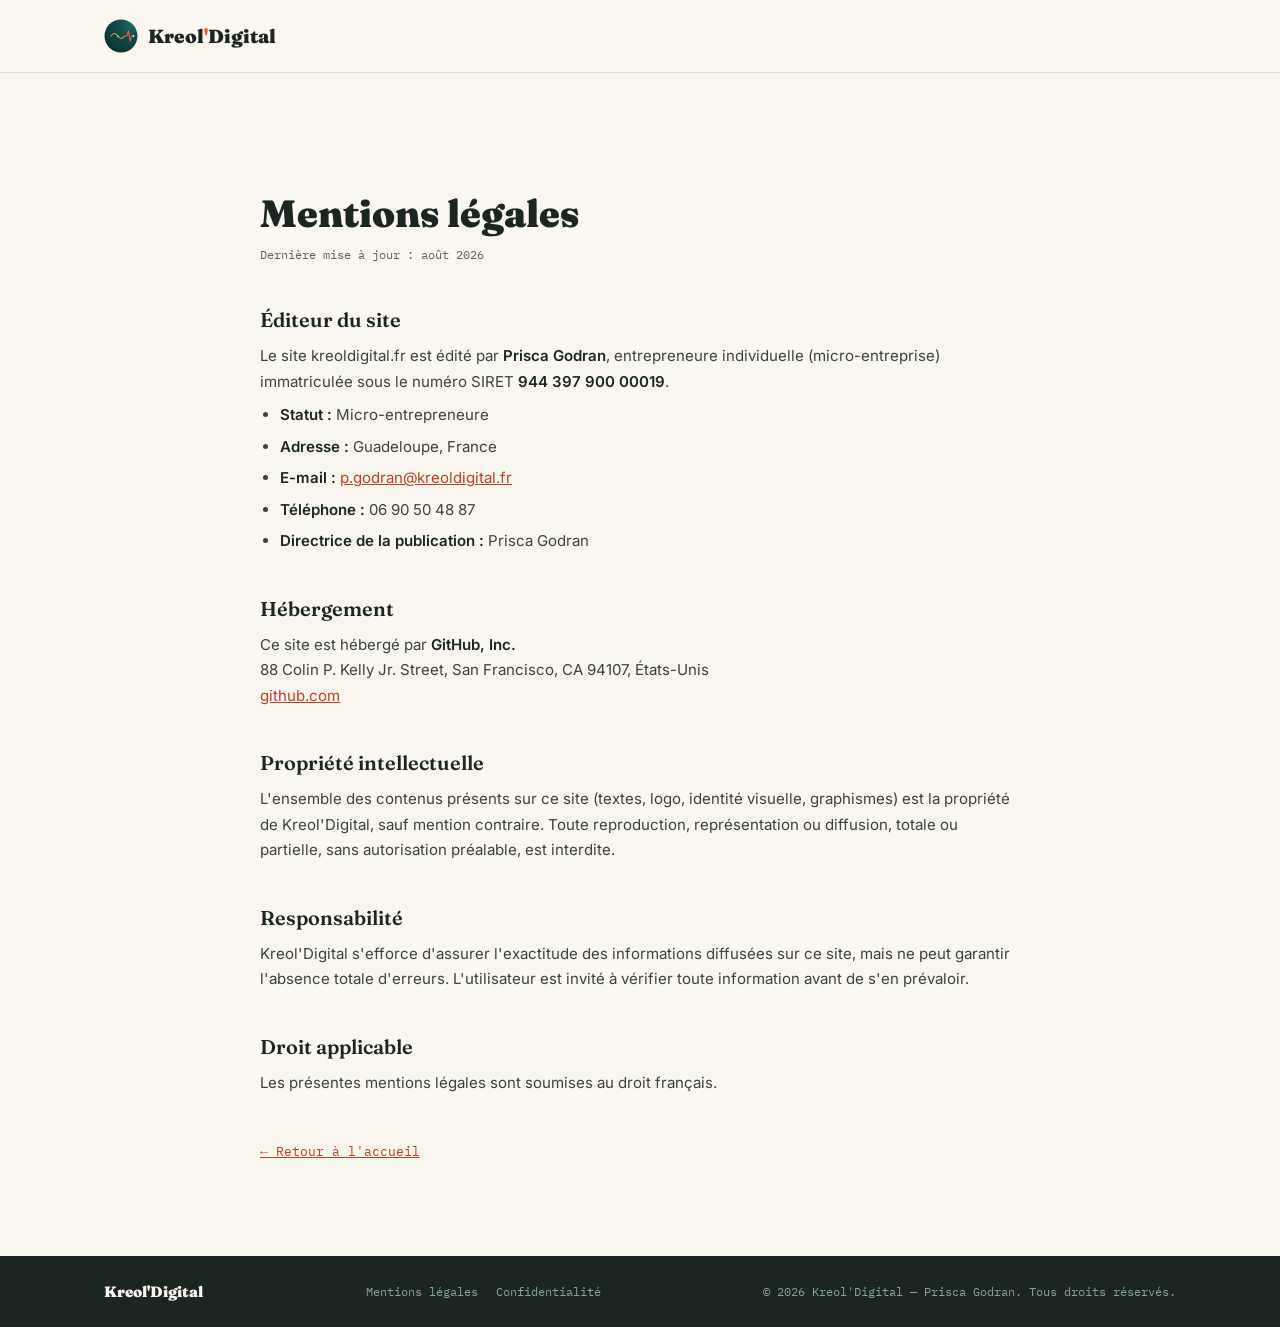
<file: mentions-legales.html>
<!DOCTYPE html>
<html lang="fr">
<head>
<meta charset="UTF-8">
<meta name="viewport" content="width=device-width, initial-scale=1.0">
<title>Mentions légales — Kreol'Digital</title>
<meta name="robots" content="noindex">
<link rel="icon" type="image/svg+xml" href="/favicon.svg">
<link rel="stylesheet" href="/style.css">
<style>
  .legal{ padding:120px 0 96px; max-width:760px; margin:0 auto; }
  .legal h1{ font-size: clamp(28px,4vw,38px); color:var(--ink); }
  .legal .updated{ font-family:var(--font-mono); font-size:12px; color:var(--muted); margin-top:10px; }
  .legal h2{ font-family:var(--font-display); font-weight:600; font-size:20px; color:var(--ink); margin-top:44px; margin-bottom:12px; }
  .legal p, .legal li{ font-size:15px; line-height:1.7; color:#3A423E; }
  .legal ul{ margin-top:8px; padding-left:20px; }
  .legal li{ margin-bottom:6px; }
  .legal a{ color:var(--coral-dark); text-decoration:underline; }
  .legal strong{ color:var(--ink); }
  .back-link{ display:inline-block; margin-top:48px; font-family:var(--font-mono); font-size:13px; color:var(--coral-dark); }
</style>
<link rel="preload" href="/fonts/fraunces.woff2" as="font" type="font/woff2" crossorigin>
<link rel="preload" href="/fonts/inter.woff2" as="font" type="font/woff2" crossorigin>
</head>
<body>

<header class="site-header" id="top">
  <div class="wrap header-inner">
    <a href="/" class="brand" aria-label="Kreol'Digital — accueil">
      <svg class="brand-mark" viewBox="0 0 200 200" xmlns="http://www.w3.org/2000/svg" aria-hidden="true">
        <defs><radialGradient id="bgHeader" cx="80%" cy="15%" r="90%">
          <stop offset="0%" stop-color="#1C6864"/><stop offset="45%" stop-color="#0F4C4A"/><stop offset="100%" stop-color="#0A3735"/>
        </radialGradient></defs>
        <circle cx="100" cy="100" r="97" fill="url(#bgHeader)"/>
        <g transform="translate(100,100) scale(0.87) translate(-100,-100)">
          <path d="M32,100 C48,77 62,77 78,100 C94,123 108,123 124,100" fill="none" stroke="#E3A93E" stroke-width="7" stroke-linecap="round"/>
          <path d="M124,100 L140,100 L150,64 L162,136 L172,100 L184,100" fill="none" stroke="#EF5B3B" stroke-width="7" stroke-linecap="round" stroke-linejoin="round"/>
          <circle cx="78" cy="100" r="4.5" fill="#FAF7F0"/><circle cx="184" cy="100" r="6" fill="#FAF7F0"/>
        </g>
      </svg>
      <span class="brand-word">Kreol<em>'</em>Digital</span>
    </a>
  </div>
</header>

<main class="wrap">
  <div class="legal">
    <h1>Mentions légales</h1>
    <p class="updated">Dernière mise à jour : août 2026</p>

    <h2>Éditeur du site</h2>
    <p>
      Le site kreoldigital.fr est édité par <strong>Prisca Godran</strong>, entrepreneure individuelle
      (micro-entreprise) immatriculée sous le numéro SIRET <strong>944 397 900 00019</strong>.
    </p>
    <ul>
      <li><strong>Statut :</strong> Micro-entrepreneure</li>
      <li><strong>Adresse :</strong> Guadeloupe, France</li>
      <li><strong>E-mail :</strong> <a href="mailto:p.godran@kreoldigital.fr">p.godran@kreoldigital.fr</a></li>
      <li><strong>Téléphone :</strong> 06 90 50 48 87</li>
      <li><strong>Directrice de la publication :</strong> Prisca Godran</li>
    </ul>

    <h2>Hébergement</h2>
    <p>
      Ce site est hébergé par <strong>GitHub, Inc.</strong><br>
      88 Colin P. Kelly Jr. Street, San Francisco, CA 94107, États-Unis<br>
      <a href="https://github.com" target="_blank" rel="noopener">github.com</a>
    </p>

    <h2>Propriété intellectuelle</h2>
    <p>
      L'ensemble des contenus présents sur ce site (textes, logo, identité visuelle, graphismes) est la
      propriété de Kreol'Digital, sauf mention contraire. Toute reproduction, représentation ou
      diffusion, totale ou partielle, sans autorisation préalable, est interdite.
    </p>

    <h2>Responsabilité</h2>
    <p>
      Kreol'Digital s'efforce d'assurer l'exactitude des informations diffusées sur ce site, mais ne
      peut garantir l'absence totale d'erreurs. L'utilisateur est invité à vérifier toute information
      avant de s'en prévaloir.
    </p>

    <h2>Droit applicable</h2>
    <p>Les présentes mentions légales sont soumises au droit français.</p>

    <a class="back-link" href="/">← Retour à l'accueil</a>
  </div>
</main>

<footer class="site-footer">
  <div class="wrap footer-inner">
    <span class="footer-brand">Kreol'Digital</span>
    <nav class="footer-links">
      <a href="/mentions-legales">Mentions légales</a>
      <a href="/politique-confidentialite">Confidentialité</a>
    </nav>
    <span class="footer-copy">© <span id="year"></span> Kreol'Digital — Prisca Godran. Tous droits réservés.</span>
  </div>
</footer>

<script>document.getElementById('year').textContent = new Date().getFullYear();</script>
</body>
</html>
</file>
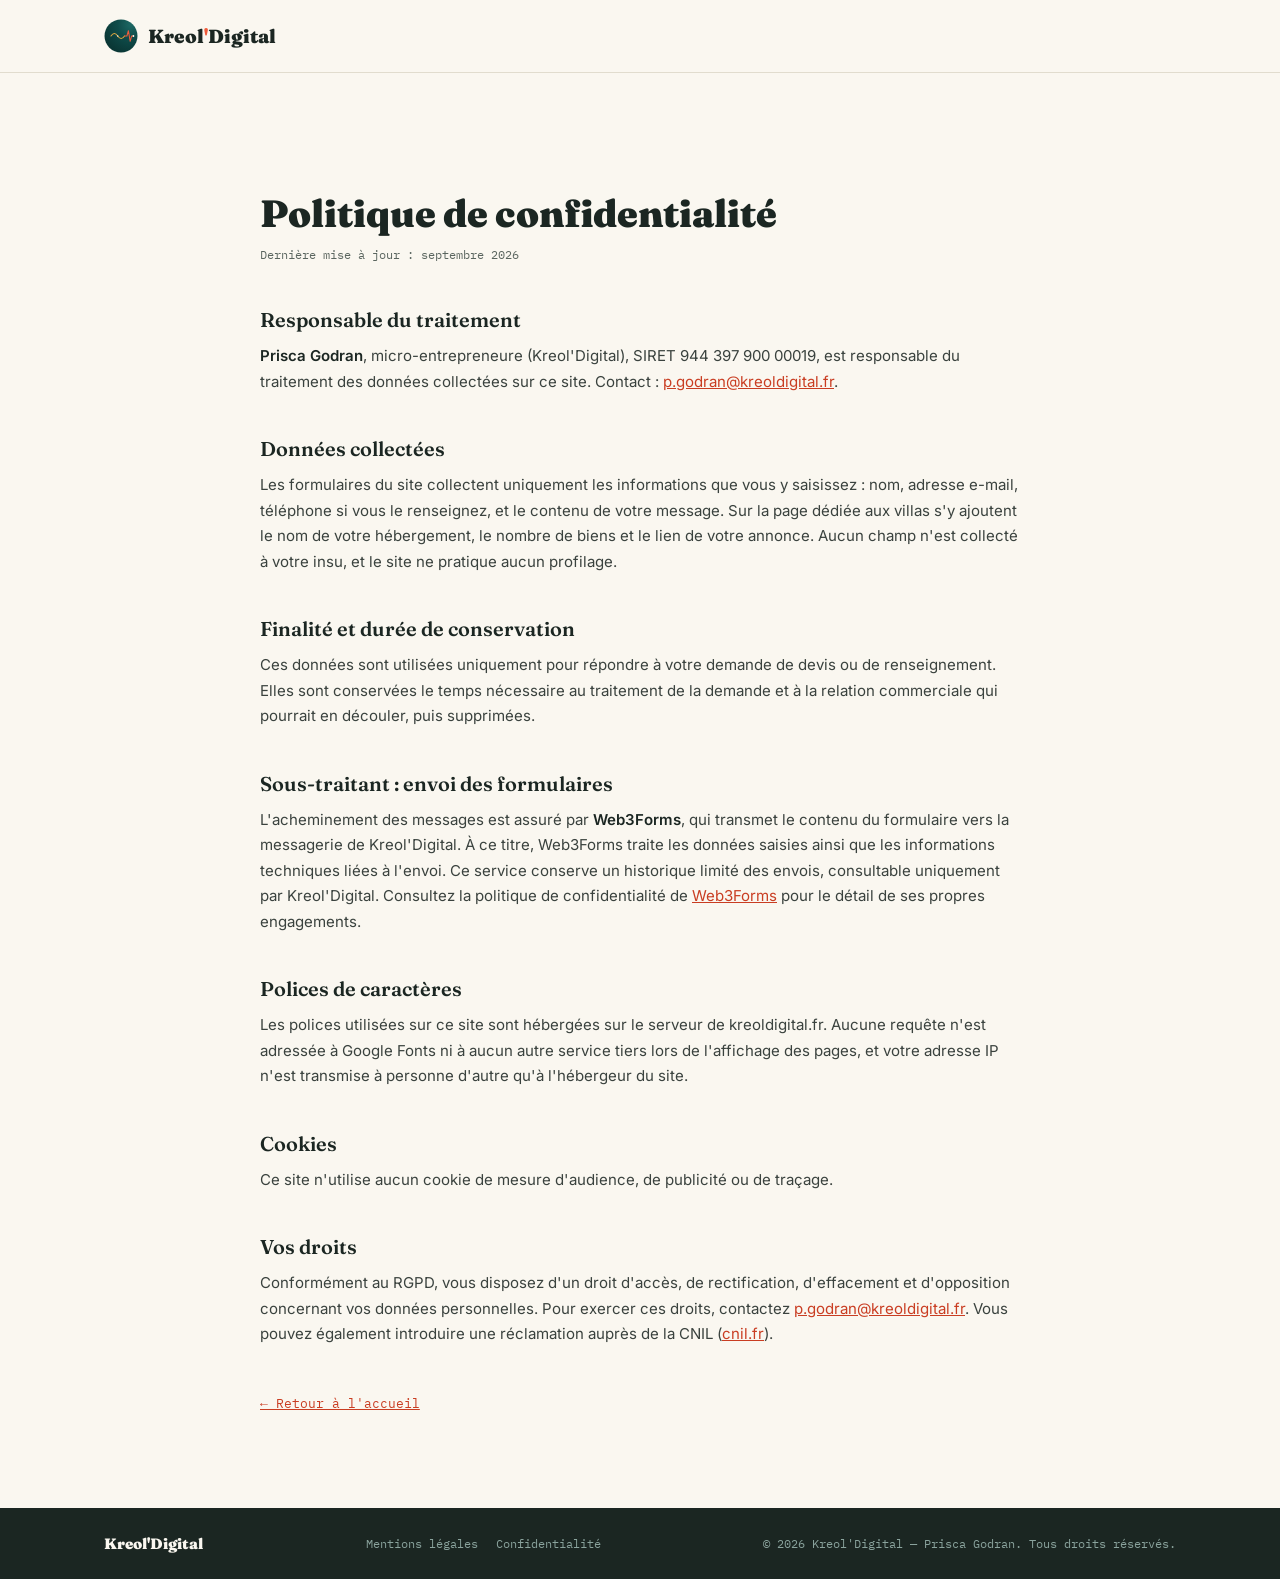
<file: politique-confidentialite.html>
<!DOCTYPE html>
<html lang="fr">
<head>
<meta charset="UTF-8">
<meta name="viewport" content="width=device-width, initial-scale=1.0">
<title>Politique de confidentialité — Kreol'Digital</title>
<meta name="robots" content="noindex">
<link rel="icon" type="image/svg+xml" href="/favicon.svg">
<link rel="stylesheet" href="/style.css">
<style>
  .legal{ padding:120px 0 96px; max-width:760px; margin:0 auto; }
  .legal h1{ font-size: clamp(28px,4vw,38px); color:var(--ink); }
  .legal .updated{ font-family:var(--font-mono); font-size:12px; color:var(--muted); margin-top:10px; }
  .legal h2{ font-family:var(--font-display); font-weight:600; font-size:20px; color:var(--ink); margin-top:44px; margin-bottom:12px; }
  .legal p, .legal li{ font-size:15px; line-height:1.7; color:#3A423E; }
  .legal ul{ margin-top:8px; padding-left:20px; }
  .legal li{ margin-bottom:6px; }
  .legal a{ color:var(--coral-dark); text-decoration:underline; }
  .legal strong{ color:var(--ink); }
  .back-link{ display:inline-block; margin-top:48px; font-family:var(--font-mono); font-size:13px; color:var(--coral-dark); }
</style>
<link rel="preload" href="/fonts/fraunces.woff2" as="font" type="font/woff2" crossorigin>
<link rel="preload" href="/fonts/inter.woff2" as="font" type="font/woff2" crossorigin>
</head>
<body>

<header class="site-header" id="top">
  <div class="wrap header-inner">
    <a href="/" class="brand" aria-label="Kreol'Digital — accueil">
      <svg class="brand-mark" viewBox="0 0 200 200" xmlns="http://www.w3.org/2000/svg" aria-hidden="true">
        <defs><radialGradient id="bgHeader" cx="80%" cy="15%" r="90%">
          <stop offset="0%" stop-color="#1C6864"/><stop offset="45%" stop-color="#0F4C4A"/><stop offset="100%" stop-color="#0A3735"/>
        </radialGradient></defs>
        <circle cx="100" cy="100" r="97" fill="url(#bgHeader)"/>
        <g transform="translate(100,100) scale(0.87) translate(-100,-100)">
          <path d="M32,100 C48,77 62,77 78,100 C94,123 108,123 124,100" fill="none" stroke="#E3A93E" stroke-width="7" stroke-linecap="round"/>
          <path d="M124,100 L140,100 L150,64 L162,136 L172,100 L184,100" fill="none" stroke="#EF5B3B" stroke-width="7" stroke-linecap="round" stroke-linejoin="round"/>
          <circle cx="78" cy="100" r="4.5" fill="#FAF7F0"/><circle cx="184" cy="100" r="6" fill="#FAF7F0"/>
        </g>
      </svg>
      <span class="brand-word">Kreol<em>'</em>Digital</span>
    </a>
  </div>
</header>

<main class="wrap">
  <div class="legal">
    <h1>Politique de confidentialité</h1>
    <p class="updated">Dernière mise à jour : septembre 2026</p>

    <h2>Responsable du traitement</h2>
    <p>
      <strong>Prisca Godran</strong>, micro-entrepreneure (Kreol'Digital), SIRET 944 397 900 00019, est
      responsable du traitement des données collectées sur ce site.
      Contact : <a href="mailto:p.godran@kreoldigital.fr">p.godran@kreoldigital.fr</a>.
    </p>

    <h2>Données collectées</h2>
    <p>
      Les formulaires du site collectent uniquement les informations que vous y saisissez : nom, adresse
      e-mail, téléphone si vous le renseignez, et le contenu de votre message. Sur la page dédiée aux
      villas s'y ajoutent le nom de votre hébergement, le nombre de biens et le lien de votre annonce.
      Aucun champ n'est collecté à votre insu, et le site ne pratique aucun profilage.
    </p>

    <h2>Finalité et durée de conservation</h2>
    <p>
      Ces données sont utilisées uniquement pour répondre à votre demande de devis ou de renseignement.
      Elles sont conservées le temps nécessaire au traitement de la demande et à la relation
      commerciale qui pourrait en découler, puis supprimées.
    </p>

    <h2>Sous-traitant : envoi des formulaires</h2>
    <p>
      L'acheminement des messages est assuré par <strong>Web3Forms</strong>, qui transmet le contenu du
      formulaire vers la messagerie de Kreol'Digital. À ce titre, Web3Forms traite les données saisies
      ainsi que les informations techniques liées à l'envoi. Ce service conserve un historique limité
      des envois, consultable uniquement par Kreol'Digital. Consultez la politique de confidentialité
      de <a href="https://web3forms.com/privacy" target="_blank" rel="noopener">Web3Forms</a> pour le détail
      de ses propres engagements.
    </p>

    <h2>Polices de caractères</h2>
    <p>
      Les polices utilisées sur ce site sont hébergées sur le serveur de kreoldigital.fr. Aucune
      requête n'est adressée à Google Fonts ni à aucun autre service tiers lors de l'affichage des
      pages, et votre adresse IP n'est transmise à personne d'autre qu'à l'hébergeur du site.
    </p>

    <h2>Cookies</h2>
    <p>
      Ce site n'utilise aucun cookie de mesure d'audience, de publicité ou de traçage.
    </p>

    <h2>Vos droits</h2>
    <p>
      Conformément au RGPD, vous disposez d'un droit d'accès, de rectification, d'effacement et
      d'opposition concernant vos données personnelles. Pour exercer ces droits, contactez
      <a href="mailto:p.godran@kreoldigital.fr">p.godran@kreoldigital.fr</a>. Vous pouvez également
      introduire une réclamation auprès de la CNIL (<a href="https://www.cnil.fr" target="_blank" rel="noopener">cnil.fr</a>).
    </p>

    <a class="back-link" href="/">← Retour à l'accueil</a>
  </div>
</main>

<footer class="site-footer">
  <div class="wrap footer-inner">
    <span class="footer-brand">Kreol'Digital</span>
    <nav class="footer-links">
      <a href="/mentions-legales">Mentions légales</a>
      <a href="/politique-confidentialite">Confidentialité</a>
    </nav>
    <span class="footer-copy">© <span id="year"></span> Kreol'Digital — Prisca Godran. Tous droits réservés.</span>
  </div>
</footer>

<script>document.getElementById('year').textContent = new Date().getFullYear();</script>
</body>
</html>
</file>
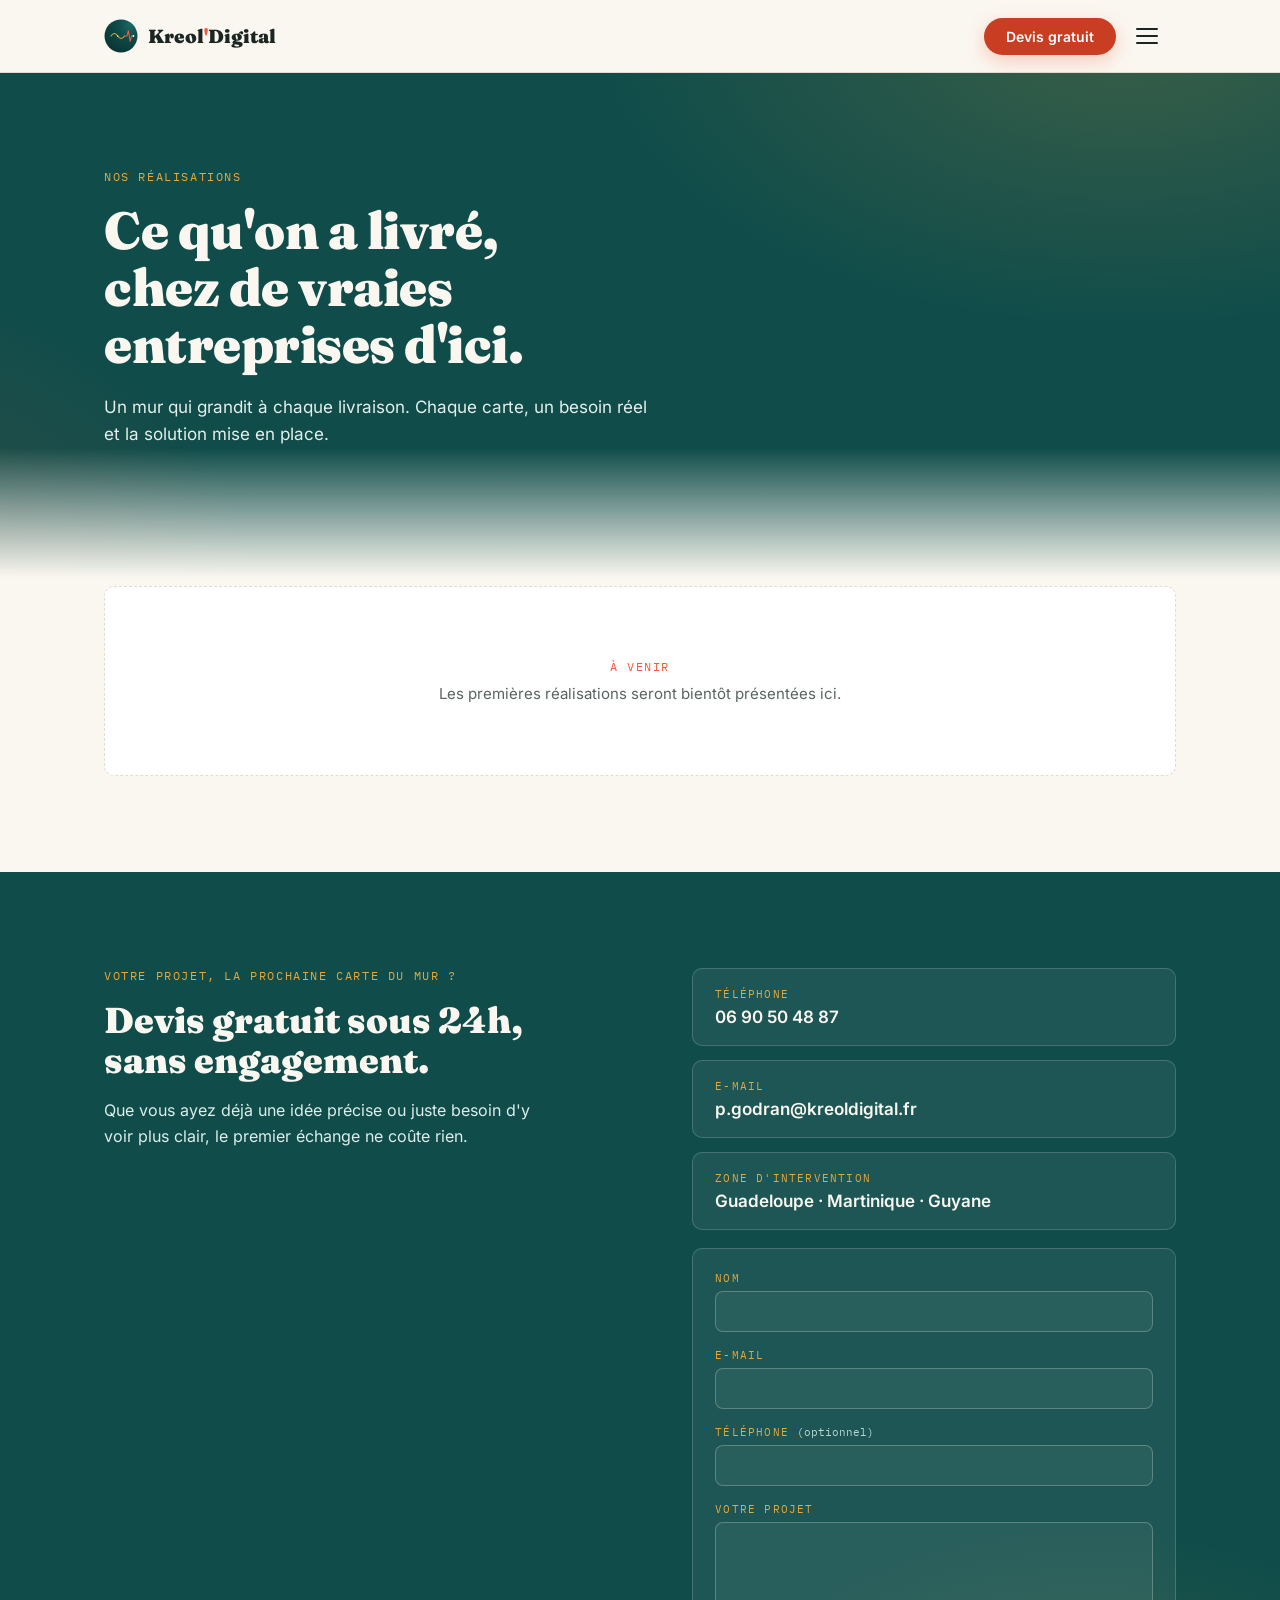
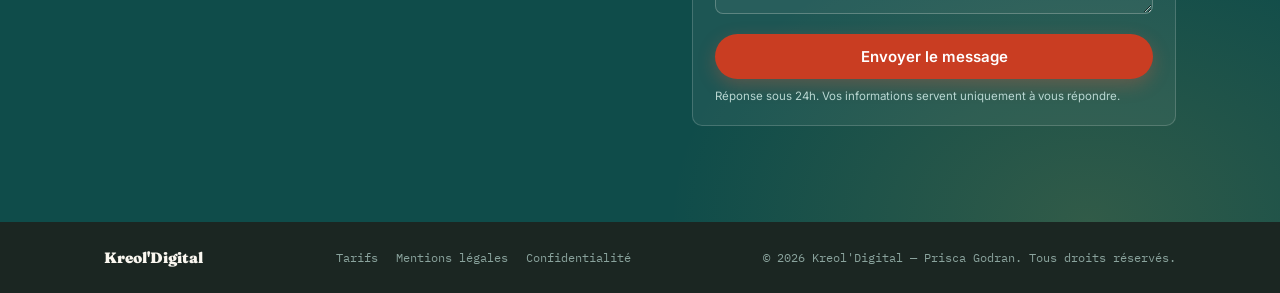
<file: realisations.html>
<!DOCTYPE html>
<html lang="fr">
<head>
<meta charset="UTF-8">
<meta name="viewport" content="width=device-width, initial-scale=1.0">
<meta name="robots" content="noindex, follow">
<title>Réalisations — Kreol'Digital</title>
<meta name="description" content="Nos réalisations pour les commerces et indépendants de Guadeloupe, Martinique et Guyane : sites internet, fiches Google, boutiques en ligne.">
<link rel="icon" type="image/svg+xml" href="/favicon.svg">
<link rel="stylesheet" href="/style.css">
<link rel="preload" href="/fonts/fraunces.woff2" as="font" type="font/woff2" crossorigin>
<link rel="preload" href="/fonts/inter.woff2" as="font" type="font/woff2" crossorigin>
</head>
<body>

<!-- ============ HEADER ============ -->
<header class="site-header" id="top">
  <div class="wrap header-inner">
    <a href="/" class="brand" aria-label="Kreol'Digital — accueil">
      <svg class="brand-mark" viewBox="0 0 200 200" xmlns="http://www.w3.org/2000/svg" aria-hidden="true">
        <defs><radialGradient id="bgHeader" cx="80%" cy="15%" r="90%">
          <stop offset="0%" stop-color="#1C6864"/><stop offset="45%" stop-color="#0F4C4A"/><stop offset="100%" stop-color="#0A3735"/>
        </radialGradient></defs>
        <circle cx="100" cy="100" r="97" fill="url(#bgHeader)"/>
        <g transform="translate(100,100) scale(0.87) translate(-100,-100)">
          <path d="M32,100 C48,77 62,77 78,100 C94,123 108,123 124,100" fill="none" stroke="#E3A93E" stroke-width="7" stroke-linecap="round"/>
          <path d="M124,100 L140,100 L150,64 L162,136 L172,100 L184,100" fill="none" stroke="#EF5B3B" stroke-width="7" stroke-linecap="round" stroke-linejoin="round"/>
          <circle cx="78" cy="100" r="4.5" fill="#FAF7F0"/><circle cx="184" cy="100" r="6" fill="#FAF7F0"/>
        </g>
      </svg>
      <span class="brand-word">Kreol<em>'</em>Digital</span>
    </a>

    <nav class="main-nav" id="mainNav" aria-label="Navigation principale">
      <a href="/#services">Services</a>
      <a href="/cheque-tic">Chèque TIC</a>
      <a href="/site-internet-villa-guadeloupe">Hébergeurs</a>
      <a href="/realisations" aria-current="page">Réalisations</a>
      <a href="/#process">Comment ça marche</a>
      <a href="/#faq">FAQ</a>
      <a href="#contact">Contact</a>
    </nav>

    <a href="#contact" class="btn btn-coral nav-cta">Devis gratuit</a>

    <button class="nav-toggle" id="navToggle" aria-label="Ouvrir le menu" aria-expanded="false" aria-controls="mainNav">
      <span></span><span></span><span></span>
    </button>
  </div>
</header>

<main>

  <!-- ============ HERO (mur de projets) ============ -->
  <section class="work-hero">
    <div class="wrap">
      <p class="eyebrow">Nos réalisations</p>
      <h1 class="hero-title work-hero-title">Ce qu'on a livré,<br>chez de vraies entreprises d'ici.</h1>
      <p class="hero-sub">Un mur qui grandit à chaque livraison. Chaque carte, un besoin réel et la solution mise en place.</p>
    </div>
  </section>

  <!-- ============ MUR DE PROJETS ============ -->
  <section class="work" id="work">
    <div class="wrap">
      <!--
        Le mur de projets est pour l'instant en "à venir". Quand les premières
        réalisations seront prêtes à être présentées, remplacez le bloc
        .work-empty ci-dessous par <div class="work-grid" id="workGrid"></div>
        et remplissez le tableau `projects` dans script.js — la grille
        s'adapte alors automatiquement au nombre de cartes.
      -->
      <div class="work-empty">
        <p class="work-empty-label">À venir</p>
        <p class="work-empty-text">Les premières réalisations seront bientôt présentées ici.</p>
      </div>
    </div>
  </section>

  <!-- ============ CTA BAS DE PAGE ============ -->
  <section class="contact" id="contact">
    <div class="wrap contact-inner">
      <div class="contact-text">
        <p class="eyebrow">Votre projet, la prochaine carte du mur ?</p>
        <h2 class="section-title section-title--light">Devis gratuit sous 24h,<br>sans engagement.</h2>
        <p class="contact-lead">Que vous ayez déjà une idée précise ou juste besoin d'y voir plus clair, le premier échange ne coûte rien.</p>
      </div>

      <div class="contact-right">
        <div class="contact-cards">
          <a href="tel:+590690504887" class="contact-card">
            <span class="contact-label">Téléphone</span>
            <span class="contact-value">06 90 50 48 87</span>
          </a>
          <a href="mailto:p.godran@kreoldigital.fr" class="contact-card">
            <span class="contact-label">E-mail</span>
            <span class="contact-value">p.godran@kreoldigital.fr</span>
          </a>
          <div class="contact-card contact-card--static">
            <span class="contact-label">Zone d'intervention</span>
            <span class="contact-value">Guadeloupe · Martinique · Guyane</span>
          </div>
        </div>

        <form class="contact-form" id="contactForm" action="https://api.web3forms.com/submit" method="POST">
          <!-- Web3Forms : la clé d'accès est publique par conception.
               L'attribut action assure le repli si le JavaScript échoue. -->
          <input type="hidden" name="access_key" value="5c997e4e-ef80-4333-8d46-97608be77c23">
          <input type="hidden" name="subject" value="Demande de devis — kreoldigital.fr">
          <input type="hidden" name="from_name" value="Site Kreol'Digital">
          <input type="hidden" name="origine" value="Réalisations">
          <input type="checkbox" name="botcheck" class="hp" tabindex="-1" autocomplete="off" style="display:none" aria-hidden="true">

          <div class="form-field">
            <label for="cfName">Nom</label>
            <input type="text" id="cfName" name="name" required autocomplete="name">
          </div>
          <div class="form-field">
            <label for="cfEmail">E-mail</label>
            <input type="email" id="cfEmail" name="email" required autocomplete="email">
          </div>
          <div class="form-field">
            <label for="cfPhone">Téléphone <span>(optionnel)</span></label>
            <input type="tel" id="cfPhone" name="phone" autocomplete="tel">
          </div>
          <div class="form-field">
            <label for="cfMessage">Votre projet</label>
            <textarea id="cfMessage" name="message" rows="4" required></textarea>
          </div>
          <button type="submit" class="btn btn-coral form-submit">Envoyer le message</button>
          <p class="form-status" id="formStatus" role="status" aria-live="polite"></p>
          <p class="form-note">Réponse sous 24h. Vos informations servent uniquement à vous répondre.</p>
        </form>
      </div>
    </div>
  </section>

</main>

<!-- ============ FOOTER ============ -->
<footer class="site-footer">
  <div class="wrap footer-inner">
    <span class="footer-brand">Kreol'Digital</span>
    <nav class="footer-links" aria-label="Liens légaux">
      <a href="/tarifs">Tarifs</a>
      <a href="/mentions-legales">Mentions légales</a>
      <a href="/politique-confidentialite">Confidentialité</a>
    </nav>
    <span class="footer-copy">© <span id="year"></span> Kreol'Digital — Prisca Godran. Tous droits réservés.</span>
  </div>
</footer>

<script src="/script.js"></script>
</body>
</html>
</file>
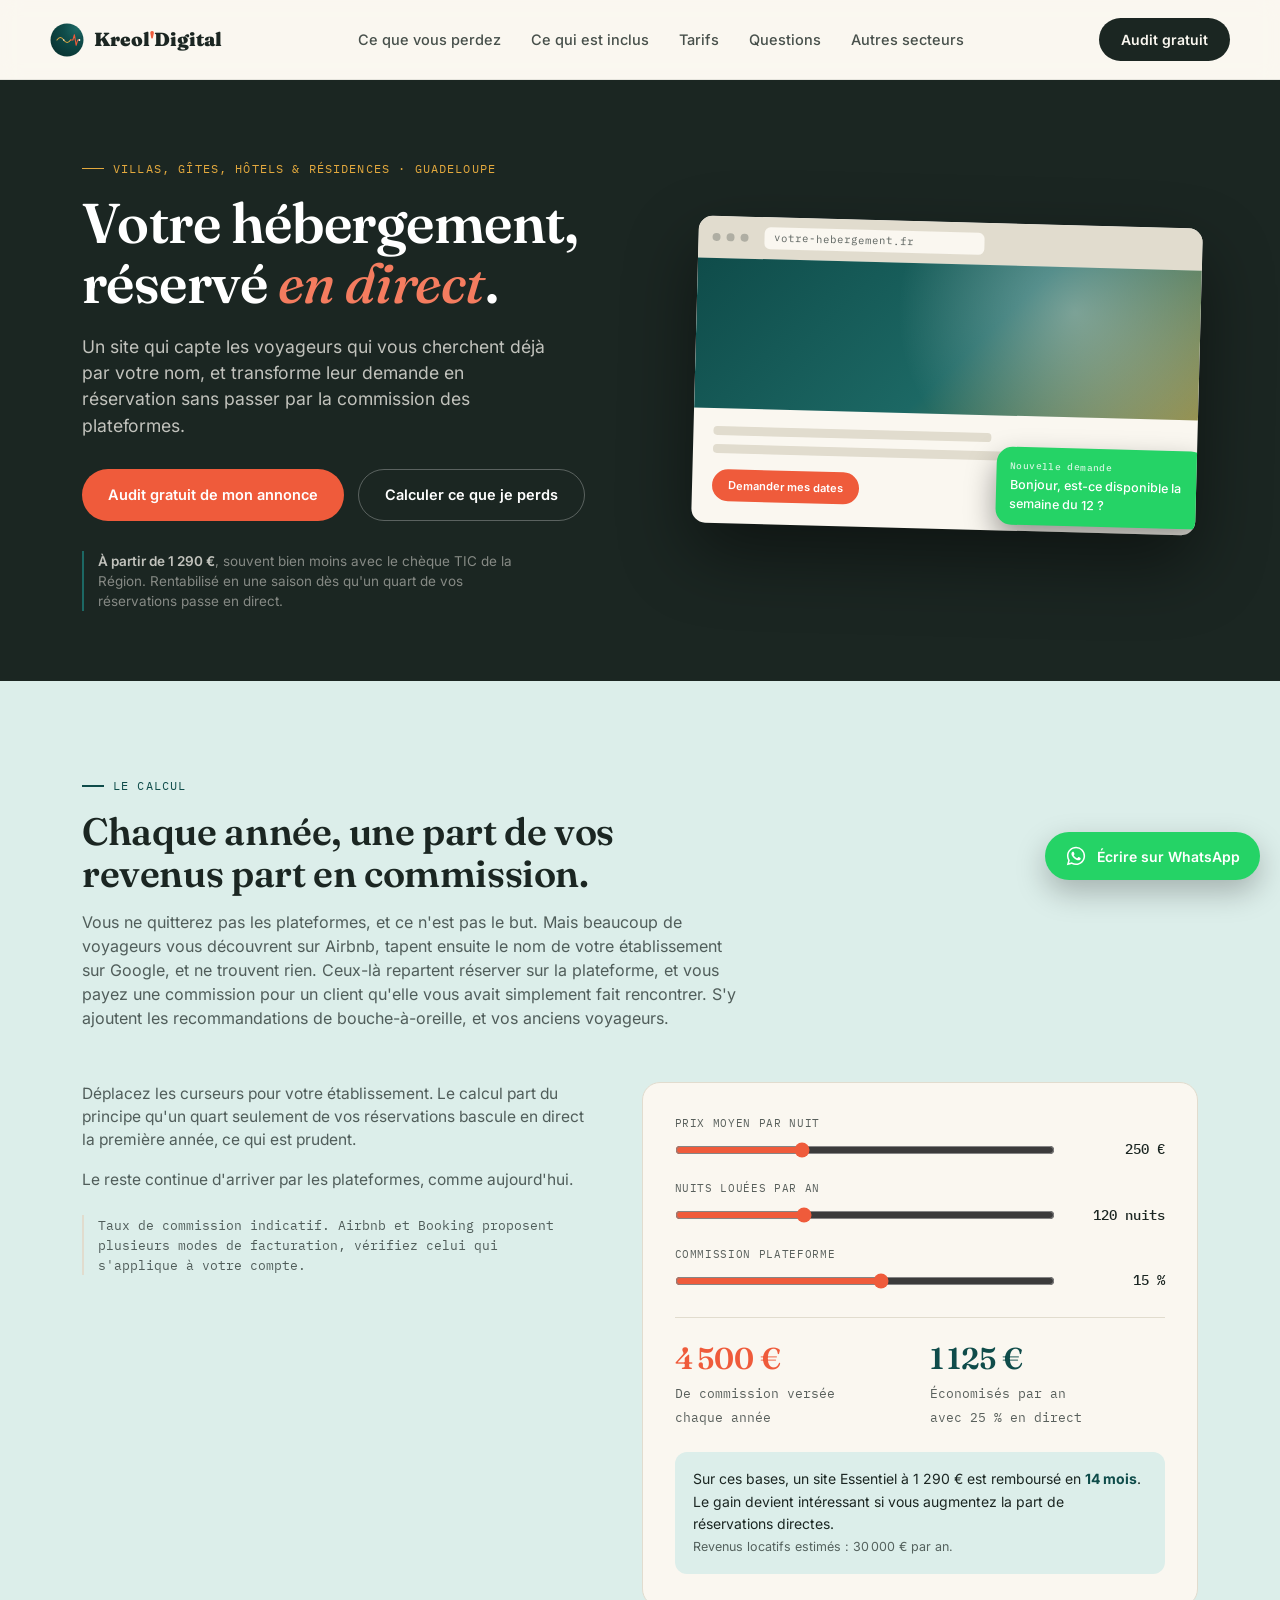
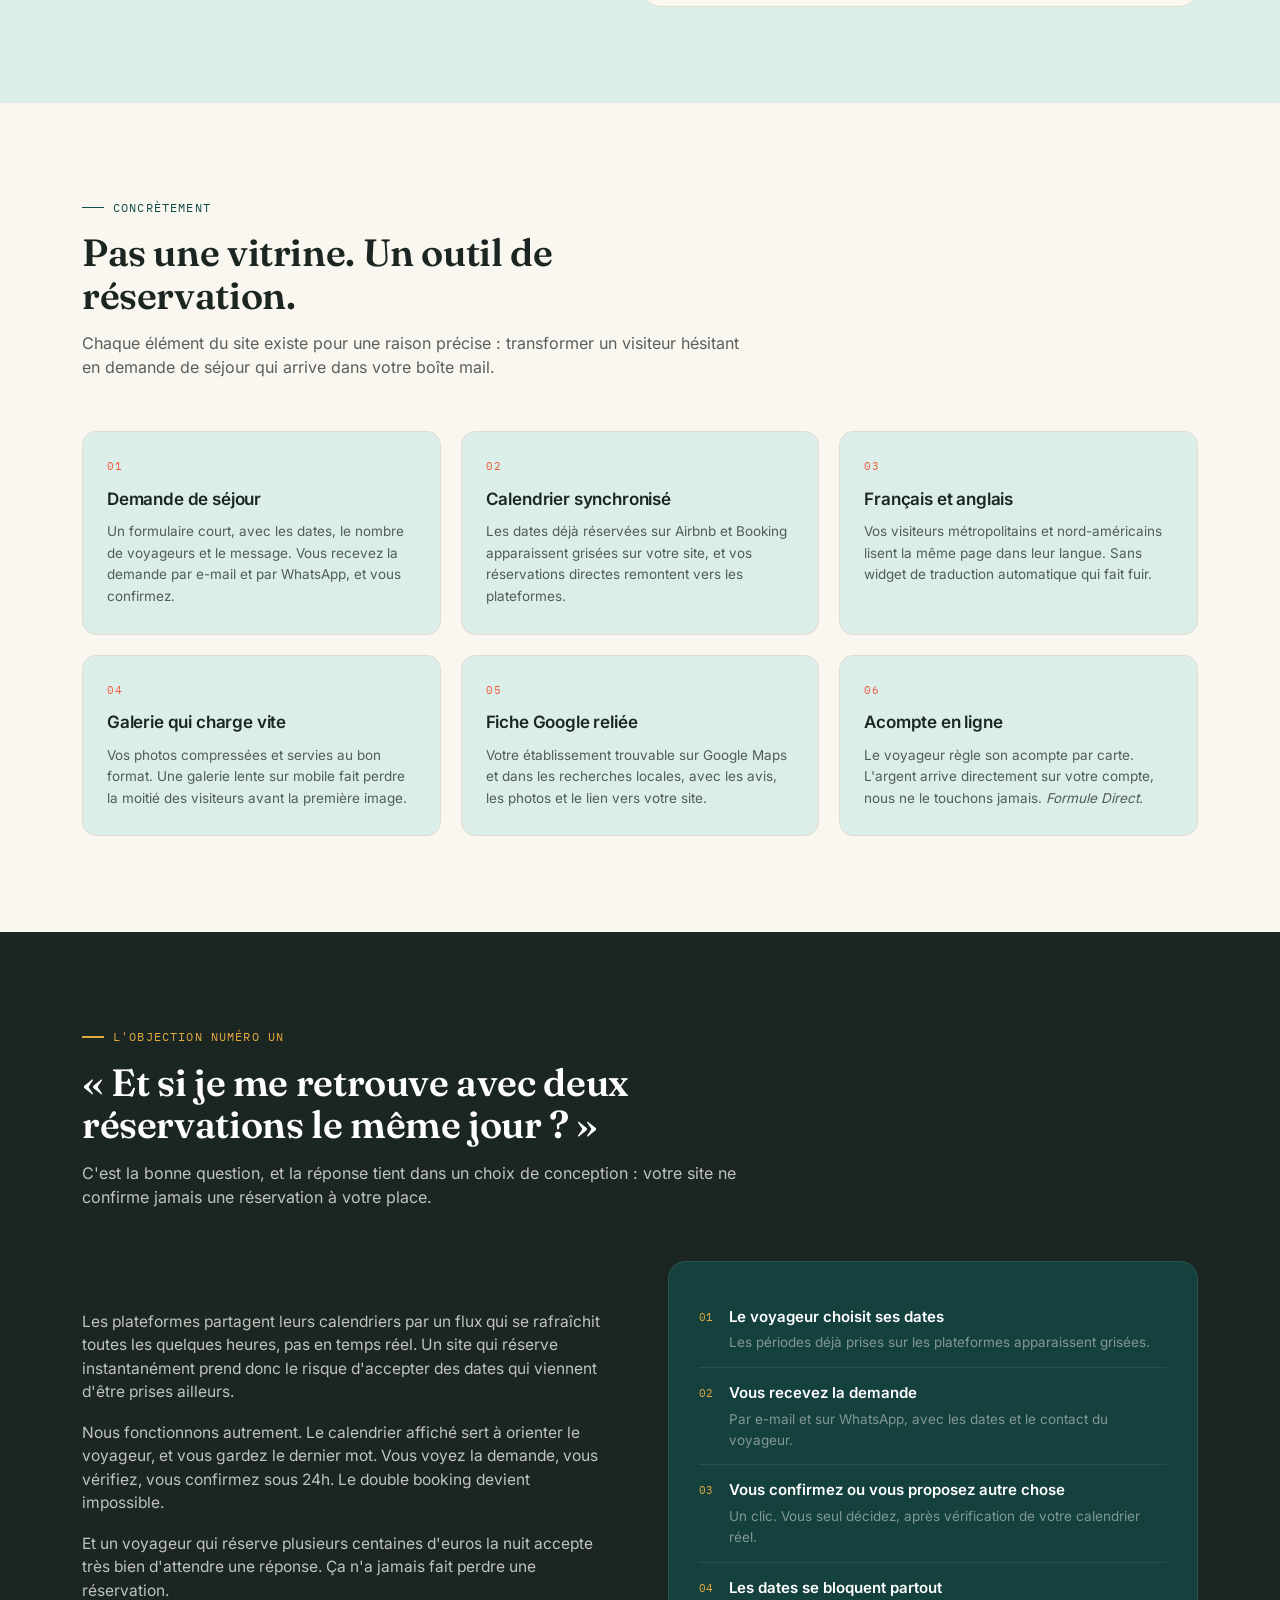
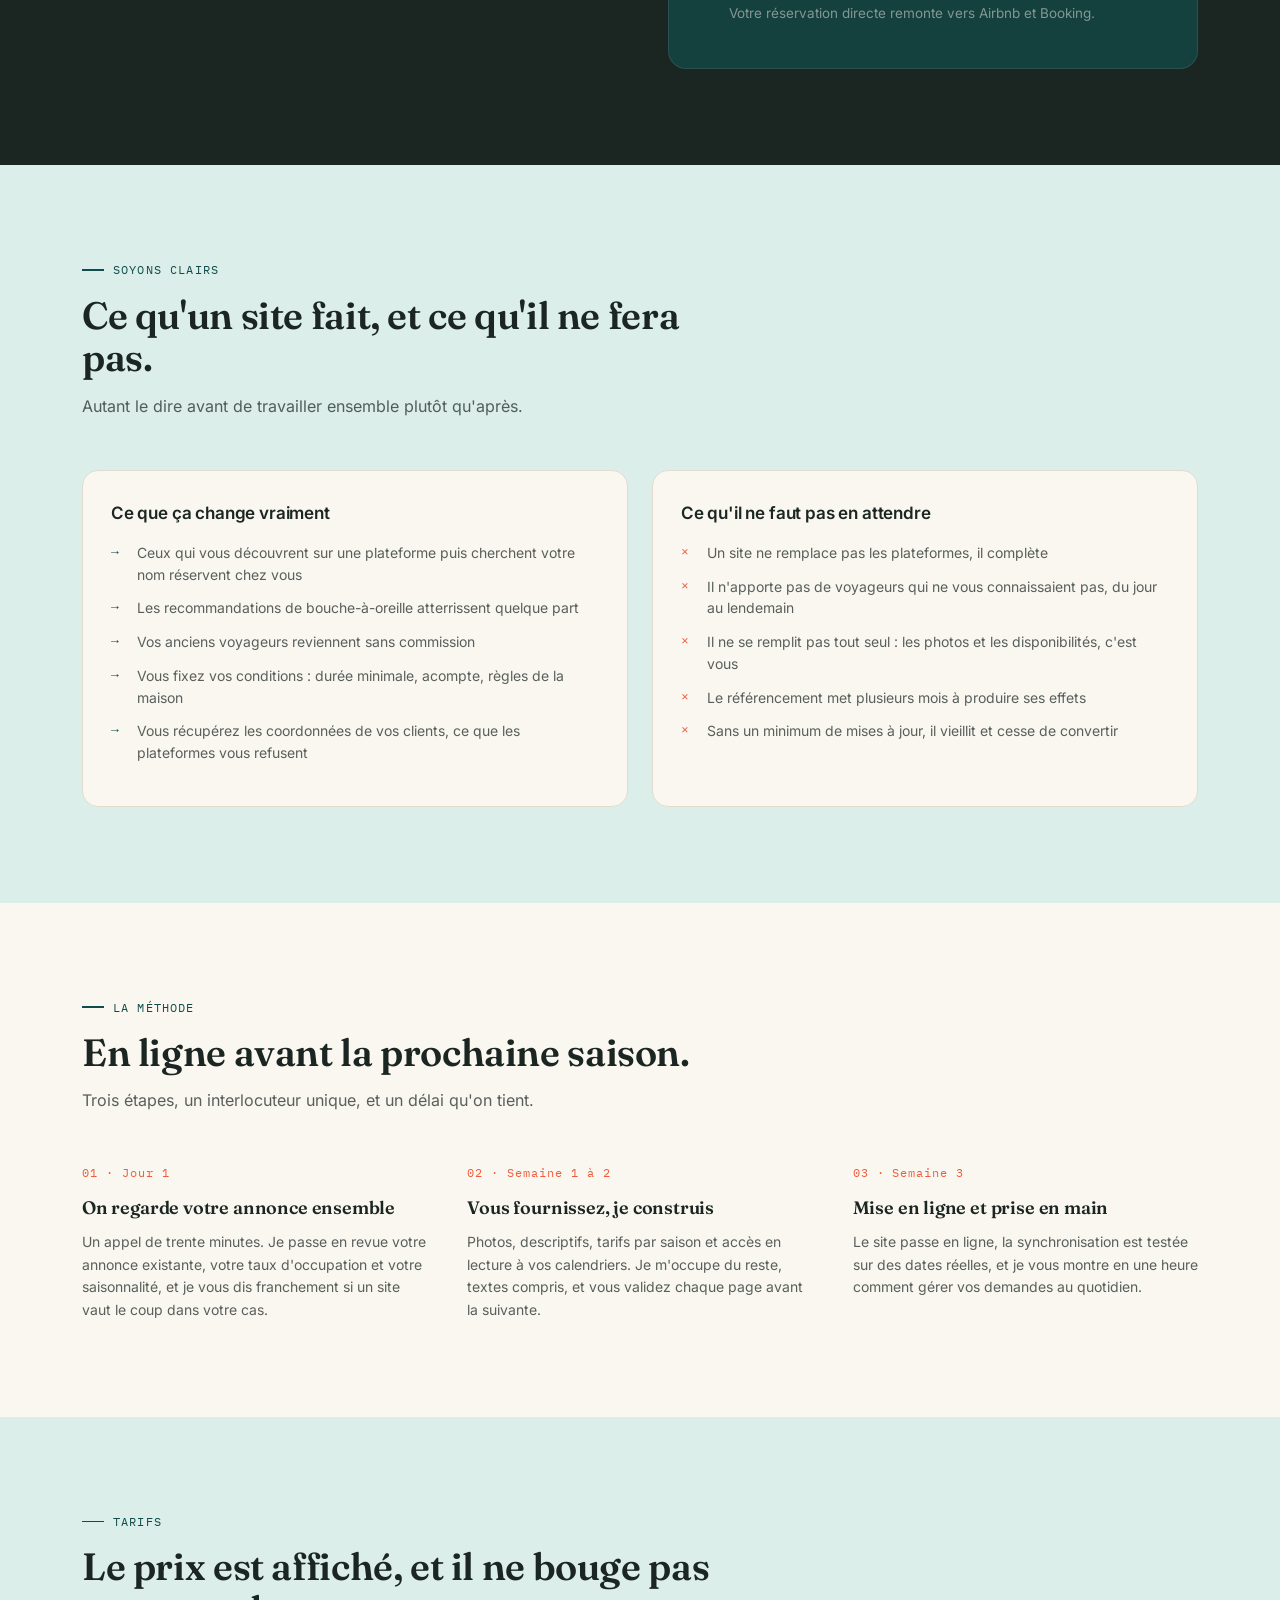
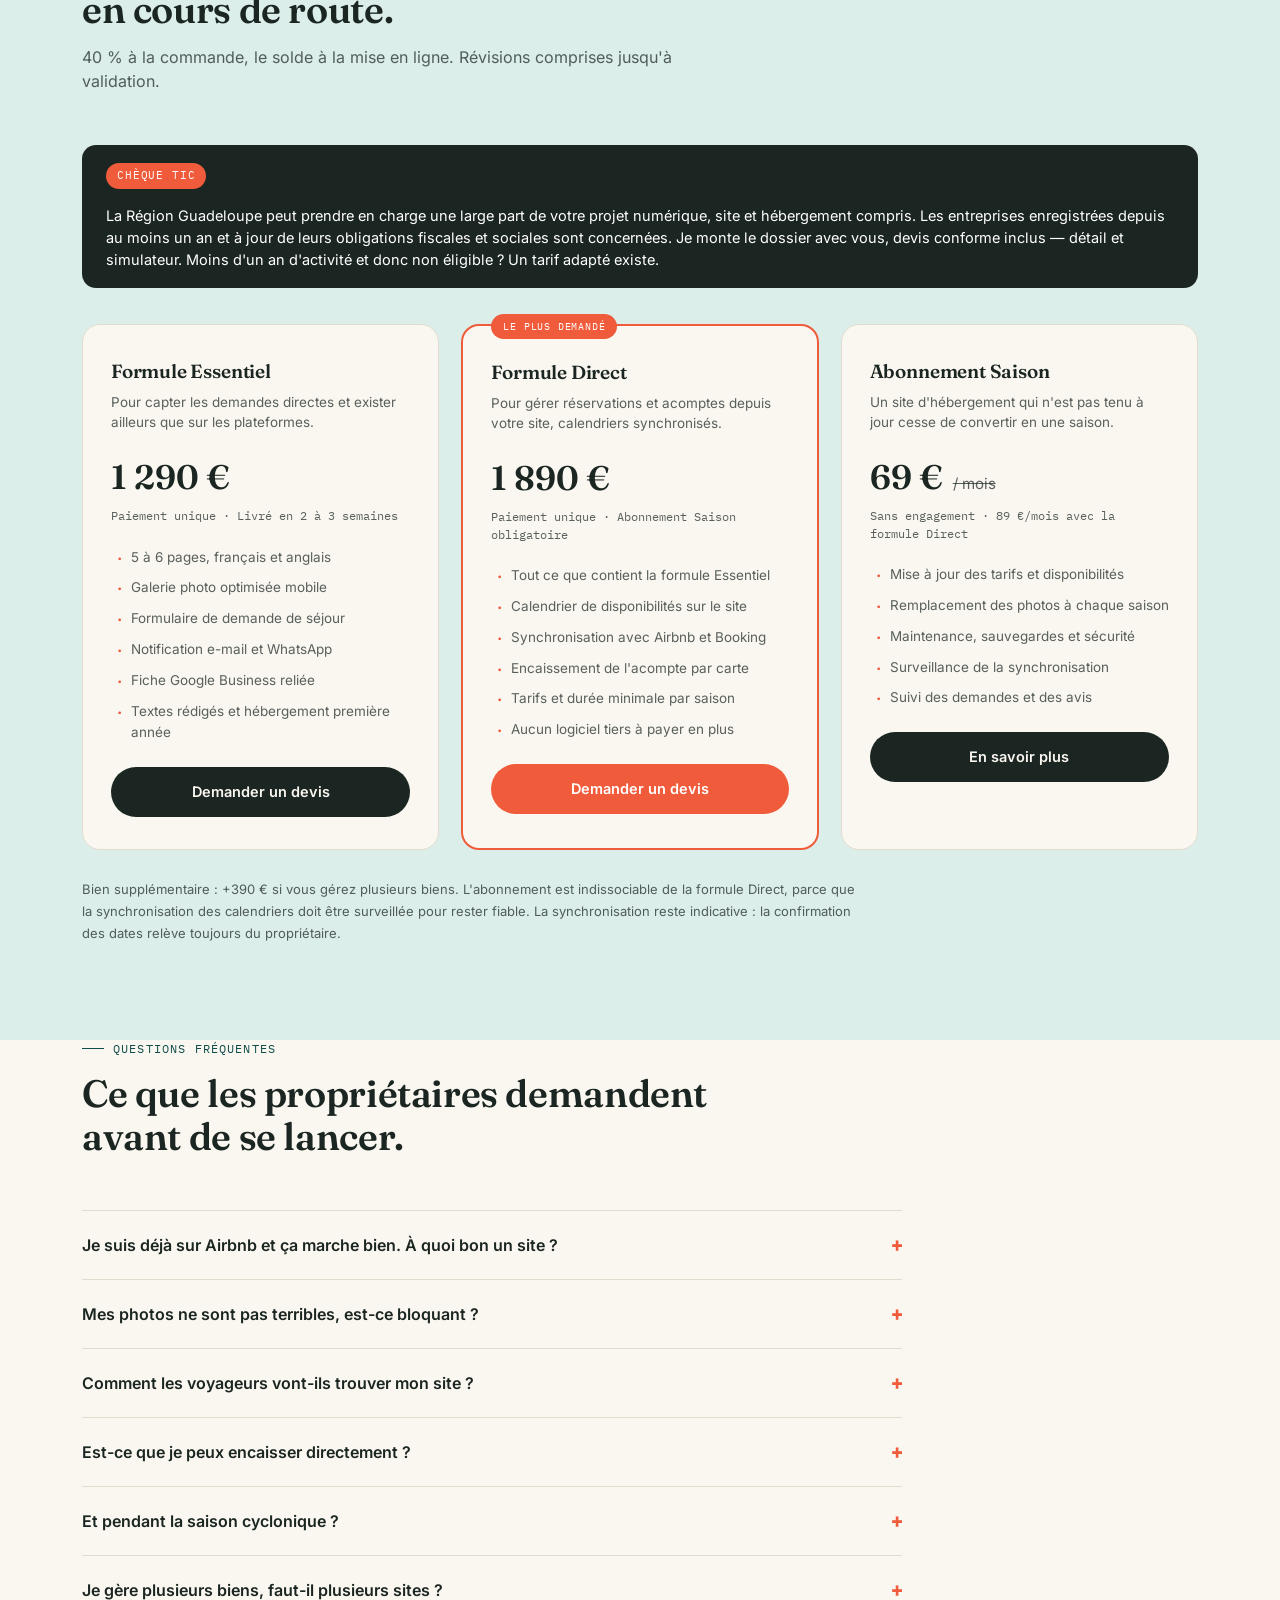
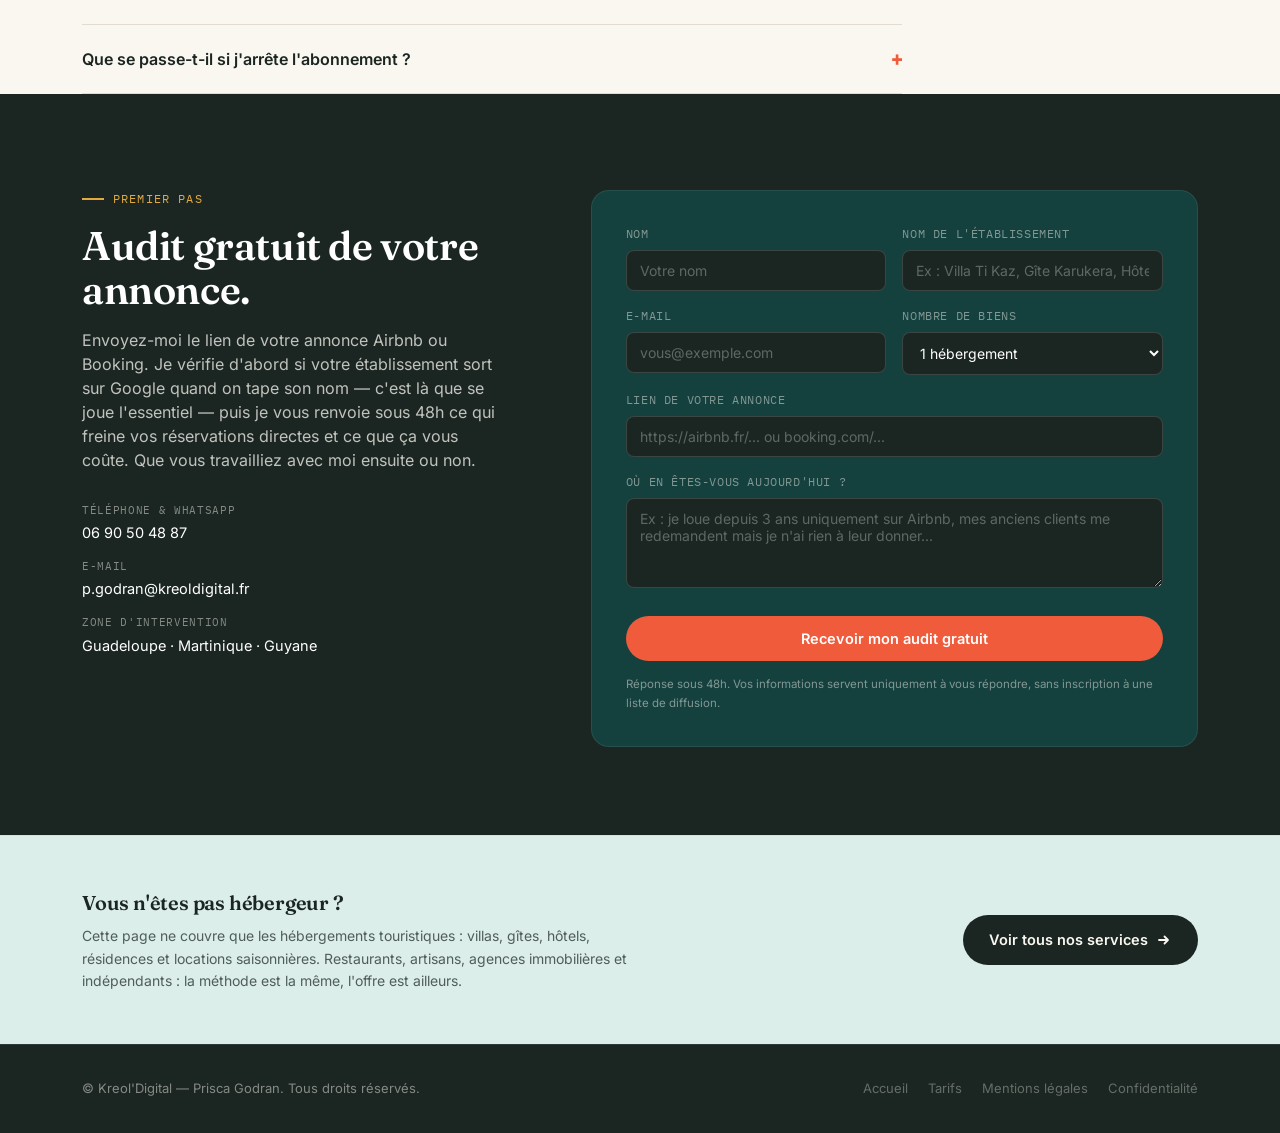
<file: site-internet-villa-guadeloupe.html>
<!DOCTYPE html>
<html lang="fr">
<head>
<meta charset="UTF-8">
<meta name="viewport" content="width=device-width, initial-scale=1.0">
<title>Site internet pour hébergement touristique en Guadeloupe — villa, gîte, hôtel | Kreol'Digital</title>
<meta name="description" content="Un site qui capte vos réservations directes et vous fait économiser la commission des plateformes. Demande de séjour, calendrier synchronisé, acompte en ligne. À partir de 1 290 €.">
<link rel="canonical" href="https://kreoldigital.fr/site-internet-villa-guadeloupe">
<!-- Aperçu lors d'un partage sur WhatsApp, LinkedIn, Facebook.
     og-image.jpg doit faire 1200x630 px et être placée à la racine. -->
<link rel="icon" type="image/svg+xml" href="/favicon.svg">
<meta property="og:type" content="website">
<meta property="og:site_name" content="Kreol'Digital">
<meta property="og:locale" content="fr_FR">
<meta property="og:url" content="https://kreoldigital.fr/site-internet-villa-guadeloupe">
<meta property="og:title" content="Site internet pour hébergement touristique en Guadeloupe — réservez en direct">
<meta property="og:description" content="Villas, gîtes, hôtels : captez vos réservations directes et réduisez la commission des plateformes. Demande de séjour, calendrier synchronisé, acompte en ligne.">
<meta property="og:image" content="https://kreoldigital.fr/og-image.jpg">
<meta name="twitter:card" content="summary_large_image">
<style>
  /* ==========================================================================
     Polices auto-hébergées — fichiers dans /fonts/
     Fraunces et Inter sont variables : un fichier couvre toutes les graisses.
     L'italique de Fraunces n'existe qu'en Medium, mais on déclare la plage
     complète pour que le navigateur l'utilise plutôt que de fabriquer un
     faux italique.
     ========================================================================== */
  @font-face{
    font-family:'Fraunces';
    src:url('/fonts/fraunces.woff2') format('woff2');
    font-weight:100 900; font-style:normal; font-display:swap;
  }
  @font-face{
    font-family:'Fraunces';
    src:url('/fonts/fraunces-italic.woff2') format('woff2');
    font-weight:100 900; font-style:italic; font-display:swap;
  }
  @font-face{
    font-family:'Inter';
    src:url('/fonts/inter.woff2') format('woff2');
    font-weight:100 900; font-style:normal; font-display:swap;
  }
  @font-face{
    font-family:'IBM Plex Mono';
    src:url('/fonts/ibm-plex-mono-400.woff2') format('woff2');
    font-weight:400; font-style:normal; font-display:swap;
  }
  @font-face{
    font-family:'IBM Plex Mono';
    src:url('/fonts/ibm-plex-mono-500.woff2') format('woff2');
    font-weight:500; font-style:normal; font-display:swap;
  }

  :root{
    /* Charte graphique Kreol'Digital v1.0 — valeurs officielles.
       Les noms de variables restent ceux de cette page ; seules les
       valeurs changent, pour rester alignée sur l'accueil. */
    --ink:#1B2622;          /* Encre */
    --ink-soft:#14403E;     /* Lagon très foncé, tiré du dégradé du logo */
    --lagoon:#0F4C4A;       /* Lagon */
    --lagoon-light:#1C6864;
    --coral:#EF5B3B;        /* Corail */
    --coral-light:#F47C5F;
    --gold:#E3A93E;         /* Or de canne */
    --sand:#DCEEEA;         /* Lagon clair — fonds secondaires */
    --sand-deep:#E1DCCE;    /* Filets et bordures */
    --paper:#FAF7F0;        /* Écume */
    --white:#FFFFFF;
    --ink-70: rgba(27,38,34,0.72);
    --white-70: rgba(250,247,240,0.75);
    --white-45: rgba(250,247,240,0.48);
    --font-display: 'Fraunces', Georgia, 'Times New Roman', serif;
    --font-body: 'Inter', system-ui, -apple-system, 'Segoe UI', Roboto, sans-serif;
    --font-mono: 'IBM Plex Mono', ui-monospace, 'SFMono-Regular', Consolas, monospace;
  }

  *{box-sizing:border-box; margin:0; padding:0;}
  html{scroll-behavior:smooth;}
  /* Réserve la hauteur de l'en-tête collant quand on saute à une ancre. */
  [id]{ scroll-margin-top: 88px; }
  @media (max-width:900px){ [id]{ scroll-margin-top: 74px; } }
  body{
    font-family: var(--font-body);
    background: var(--paper);
    color: var(--ink);
    line-height:1.5;
    -webkit-font-smoothing: antialiased;
  }
  img,svg{display:block; max-width:100%;}
  a{color:inherit; text-decoration:none;}
  button{font-family:inherit;}

  h1,h2,h3{font-family:var(--font-display); font-weight:600; letter-spacing:-0.01em;}

  .wrap{max-width:1180px; margin:0 auto; padding:0 32px;}
  @media (max-width:640px){ .wrap{padding:0 20px;} }

  .eyebrow{
    font-family:var(--font-mono); font-size:11.5px; letter-spacing:.1em;
    text-transform:uppercase; color:var(--lagoon);
    display:flex; align-items:center; gap:9px; margin-bottom:16px;
  }
  .eyebrow::before{
    content:""; width:22px; height:1.5px; background:var(--lagoon); display:block;
  }
  .eyebrow.on-dark{color:var(--gold);}
  .eyebrow.on-dark::before{background:var(--gold);}

  a:focus-visible, button:focus-visible{ outline:2.5px solid var(--coral); outline-offset:3px; }

  /* ---------- HEADER ---------- */
  header{
    position:sticky; top:0; z-index:50;
    background: rgba(250,247,240,0.88); /* Écume translucide */
    backdrop-filter: blur(10px);
    border-bottom: 1px solid rgba(27,38,34,0.09);
  }
  .nav{display:flex; align-items:center; justify-content:space-between; padding:18px 0;}
  .brand{ display:flex; align-items:center; gap:10px; flex-shrink:0; }
  .brand-mark{ width:34px; height:34px; }
  .brand-word{ font-family: var(--font-display); font-weight:900; font-size:19px; color: var(--ink); }
  .brand-word em{ font-style:normal; color: var(--coral); }
  .nav-links{display:flex; gap:30px; font-size:14.5px; font-weight:500;}
  .nav-links a{opacity:.8; transition:opacity .15s;}
  .nav-links a:hover{opacity:1;}
  .nav-cta{
    font-size:14px; font-weight:600; background:var(--ink); color:var(--paper);
    padding:11px 22px; border-radius:100px; transition: background .15s;
  }
  .nav-cta:hover{background:var(--lagoon);}
  @media (max-width:900px){ .nav-links{display:none;} }

  /* ---------- HERO ---------- */
  .hero{background:var(--ink); color:var(--white); padding:80px 0 0; overflow:hidden;}
  .hero-grid{
    display:grid; grid-template-columns:1.05fr 0.95fr;
    gap:56px; align-items:center; padding-bottom:70px;
  }
  @media (max-width:960px){ .hero-grid{grid-template-columns:1fr; padding-bottom:40px;} }
  .hero h1{font-size:clamp(34px,4.6vw,56px); line-height:1.06; margin-bottom:22px;}
  .hero h1 em{font-style:italic; color:var(--coral-light); font-weight:500;}
  .hero p.lead{font-size:17.5px; color:var(--white-70); max-width:480px; margin-bottom:30px;}
  .hero-actions{display:flex; gap:14px; flex-wrap:wrap; margin-bottom:30px;}
  .hero-price-line{
    font-size:13.5px; color:var(--white-45);
    border-left:2px solid var(--lagoon-light); padding-left:14px; max-width:430px;
  }
  .hero-price-line strong{color:var(--white-70); font-weight:600;}

  .btn{
    display:inline-flex; align-items:center; gap:8px;
    padding:14px 26px; border-radius:100px;
    font-weight:600; font-size:14.5px; border:none; cursor:pointer;
    transition: transform .15s ease, background .15s ease;
  }
  .btn:hover{transform:translateY(-2px);}
  .btn-primary{background:var(--coral); color:var(--white);}
  .btn-primary:hover{background:var(--coral-light);}
  .btn-ghost{border:1px solid rgba(255,255,255,0.28); color:var(--white); background:transparent;}
  .btn-ghost:hover{border-color:rgba(255,255,255,0.6);}
  .btn-dark{background:var(--ink); color:var(--paper);}
  .btn-dark:hover{background:var(--lagoon);}

  /* ---------- HERO VISUAL ---------- */
  .hero-visual{position:relative; padding:20px 0 40px;}
  .mock-browser{
    background:var(--paper); border-radius:14px;
    box-shadow:0 30px 70px rgba(0,0,0,0.45); overflow:hidden;
    transform:rotate(1.5deg);
  }
  .mock-topbar{background:var(--sand-deep); padding:10px 14px; display:flex; align-items:center; gap:6px;}
  .mock-dot{width:8px; height:8px; border-radius:50%; background:rgba(27,38,34,0.25);}
  .mock-url{
    margin-left:10px; font-family:var(--font-mono); font-size:10.5px;
    color:var(--ink-70); background:var(--paper); padding:3px 10px; border-radius:6px;
    flex:1; max-width:220px;
  }
  .mock-hero-img{
    height:150px;
    background:linear-gradient(135deg, var(--lagoon) 0%, var(--lagoon-light) 55%, var(--gold) 130%);
    position:relative;
  }
  .mock-hero-img::after{
    content:""; position:absolute; inset:0;
    background:radial-gradient(circle at 75% 30%, rgba(255,255,255,0.35), transparent 45%);
  }
  .mock-content{padding:18px 20px 22px;}
  .mock-line{height:9px; border-radius:4px; background:var(--sand-deep);}
  .mock-line.w60{width:60%; margin-bottom:9px;}
  .mock-line.w80{width:80%; margin-bottom:16px;}
  .mock-btn{
    display:inline-block; background:var(--coral); color:var(--white);
    font-size:11px; font-weight:600; padding:8px 16px; border-radius:100px;
  }
  .whatsapp-bubble{
    position:absolute; right:-10px; bottom:6px;
    background:#25D366; color:#fff;
    padding:12px 16px 12px 14px; border-radius:16px 16px 4px 16px;
    font-size:12.5px; font-weight:500; max-width:210px;
    box-shadow:0 14px 30px rgba(0,0,0,0.4);
    animation: floatIn 2.4s ease-in-out infinite;
  }
  .whatsapp-bubble .who{
    font-family:var(--font-mono); font-size:9.5px; opacity:.8;
    margin-bottom:3px; letter-spacing:.04em;
  }
  @keyframes floatIn{ 0%,100%{transform:translateY(0);} 50%{transform:translateY(-6px);} }
  @media (prefers-reduced-motion: reduce){ .whatsapp-bubble{animation:none;} }
  @media (max-width:960px){ .mock-browser{transform:none;} .whatsapp-bubble{right:8px;} }

  /* ---------- SECTIONS ---------- */
  .section-head{max-width:660px; margin-bottom:52px;}
  .section-head h2{font-size:clamp(28px,3.2vw,38px); line-height:1.12; margin-bottom:14px;}
  .section-head p{color:var(--ink-70); font-size:16px;}
  .section-head.on-dark h2{color:var(--white);}
  .section-head.on-dark p{color:var(--white-70);}

  /* ---------- CALCULATEUR ---------- */
  .cost{padding:96px 0; background:var(--sand);}
  .cost-grid{display:grid; grid-template-columns:0.95fr 1.05fr; gap:56px; align-items:start;}
  @media (max-width:920px){ .cost-grid{grid-template-columns:1fr;} }
  .cost-intro p{color:var(--ink-70); font-size:15.5px; margin-bottom:16px;}
  .cost-note{
    font-size:12.5px; color:var(--ink-70); font-family:var(--font-mono);
    line-height:1.6; border-left:2px solid var(--sand-deep); padding-left:14px; margin-top:24px;
  }
  .calc-card{
    background:var(--paper); border:1px solid var(--sand-deep);
    border-radius:18px; padding:32px;
  }
  .calc-field{margin-bottom:20px;}
  .calc-field label{
    display:block; font-family:var(--font-mono); font-size:11px;
    text-transform:uppercase; letter-spacing:.06em; color:var(--ink-70); margin-bottom:8px;
  }
  .calc-field .row{display:flex; align-items:center; gap:14px;}
  .calc-field input[type=range]{flex:1; accent-color:var(--coral);}
  .calc-val{
    font-family:var(--font-mono); font-size:14px; font-weight:500;
    min-width:96px; text-align:right;
  }
  .calc-out{
    border-top:1px solid var(--sand-deep); margin-top:26px; padding-top:24px;
    display:grid; grid-template-columns:1fr 1fr; gap:20px;
  }
  @media (max-width:520px){ .calc-out{grid-template-columns:1fr;} }
  .calc-out .item b{
    display:block; font-family:var(--font-display); font-size:30px;
    font-weight:600; line-height:1.1; margin-bottom:5px;
  }
  .calc-out .item.loss b{color:var(--coral);}
  .calc-out .item.gain b{color:var(--lagoon);}
  .calc-out .item span{font-size:12.5px; color:var(--ink-70); font-family:var(--font-mono); line-height:1.5;}
  .calc-verdict{
    margin-top:24px; background:var(--sand); border-radius:12px;
    padding:16px 18px; font-size:14px; line-height:1.6;
  }
  .calc-verdict strong{color:var(--lagoon);}

  /* ---------- INCLUS ---------- */
  .included{padding:96px 0; background:var(--paper);}
  .inc-grid{display:grid; grid-template-columns:repeat(3,1fr); gap:20px;}
  @media (max-width:900px){ .inc-grid{grid-template-columns:repeat(2,1fr);} }
  @media (max-width:600px){ .inc-grid{grid-template-columns:1fr;} }
  .inc-card{
    border:1px solid var(--sand-deep); border-radius:14px;
    padding:26px 24px; background:var(--sand); transition:background .15s;
  }
  .inc-card:hover{background:var(--sand-deep);}
  .inc-card .num{
    font-family:var(--font-mono); font-size:11px; color:var(--coral);
    letter-spacing:.08em; margin-bottom:12px;
  }
  .inc-card h3{font-size:17px; font-weight:600; margin-bottom:9px; font-family:var(--font-body);}
  .inc-card p{font-size:13.5px; color:var(--ink-70); line-height:1.6;}

  /* ---------- SYNCHRO ---------- */
  .sync{background:var(--ink); color:var(--white); padding:96px 0;}
  .sync-grid{display:grid; grid-template-columns:1fr 1fr; gap:56px; align-items:center;}
  @media (max-width:920px){ .sync-grid{grid-template-columns:1fr;} }
  .sync p.desc{color:var(--white-70); font-size:15.5px; margin-bottom:18px;}
  .flow{
    background:var(--ink-soft); border:1px solid rgba(255,255,255,0.09);
    border-radius:18px; padding:30px;
  }
  .flow-step{display:flex; gap:16px; padding:14px 0;}
  .flow-step + .flow-step{border-top:1px solid rgba(255,255,255,0.08);}
  .flow-step .n{
    font-family:var(--font-mono); font-size:11px; color:var(--gold);
    padding-top:3px; flex-shrink:0;
  }
  .flow-step h4{font-size:15px; font-weight:600; margin-bottom:4px;}
  .flow-step p{font-size:13.5px; color:var(--white-45); line-height:1.55;}

  /* ---------- HONNÊTETÉ ---------- */
  .honest{padding:96px 0; background:var(--sand);}
  .honest-grid{display:grid; grid-template-columns:1fr 1fr; gap:24px; margin-top:12px;}
  @media (max-width:800px){ .honest-grid{grid-template-columns:1fr;} }
  .honest-col{background:var(--paper); border:1px solid var(--sand-deep); border-radius:16px; padding:30px 28px;}
  .honest-col h3{font-size:17px; font-weight:600; margin-bottom:16px; font-family:var(--font-body);}
  .honest-col ul{list-style:none;}
  .honest-col li{
    font-size:14px; color:var(--ink-70); line-height:1.55;
    padding-left:26px; position:relative; margin-bottom:12px;
  }
  .honest-col li::before{
    position:absolute; left:0; top:0; font-family:var(--font-mono); font-size:13px;
  }
  .honest-col.yes li::before{content:"→"; color:var(--lagoon);}
  .honest-col.no li::before{content:"×"; color:var(--coral);}

  /* ---------- MÉTHODE ---------- */
  .process{padding:96px 0; background:var(--paper);}
  .process-grid{display:grid; grid-template-columns:repeat(3,1fr); gap:40px;}
  @media (max-width:800px){ .process-grid{grid-template-columns:1fr;} }
  .process-step .num{
    font-family:var(--font-mono); font-size:12px; color:var(--coral);
    letter-spacing:.08em; margin-bottom:12px;
  }
  .process-step h3{font-size:18px; margin-bottom:10px;}
  .process-step p{font-size:14px; color:var(--ink-70); line-height:1.6;}

  /* ---------- TARIFS ---------- */
  .pricing{padding:96px 0; background:var(--sand);}
  .launch-banner{
    background:var(--ink); color:var(--white); border-radius:14px;
    padding:18px 24px; margin-bottom:36px;
    display:flex; align-items:center; gap:16px; flex-wrap:wrap;
    font-size:14.5px; line-height:1.5;
  }
  .launch-banner .tag{
    font-family:var(--font-mono); font-size:10.5px; letter-spacing:.08em;
    text-transform:uppercase; background:var(--coral); color:var(--white);
    padding:5px 11px; border-radius:100px; flex-shrink:0;
  }
  .price-grid{display:grid; grid-template-columns:repeat(3,1fr); gap:22px; align-items:start;}
  @media (max-width:900px){ .price-grid{grid-template-columns:1fr;} }
  .price-card{
    background:var(--paper); border:1px solid var(--sand-deep);
    border-radius:18px; padding:32px 28px; height:100%;
  }
  .price-card--featured{border:2px solid var(--coral); position:relative;}
  .price-card--featured .flag{
    position:absolute; top:-12px; left:28px;
    background:var(--coral); color:var(--white);
    font-family:var(--font-mono); font-size:10px; letter-spacing:.08em;
    text-transform:uppercase; padding:5px 12px; border-radius:100px;
  }
  .price-card h3{font-size:19px; margin-bottom:6px;}
  .price-card .tagline{font-size:13.5px; color:var(--ink-70); margin-bottom:20px; line-height:1.5;}
  .price-amount{display:flex; align-items:baseline; gap:10px; margin-bottom:4px;}
  .price-amount .now{font-family:var(--font-display); font-size:34px; font-weight:600;}
  .price-amount .was{font-size:15px; color:var(--ink-70); text-decoration:line-through;}
  .price-sub{font-family:var(--font-mono); font-size:11.5px; color:var(--ink-70); margin-bottom:22px;}
  .price-card ul{list-style:none; margin-bottom:24px;}
  .price-card li{
    font-size:13.5px; color:var(--ink-70); line-height:1.55;
    padding-left:20px; position:relative; margin-bottom:10px;
  }
  .price-card li::before{
    content:"·"; position:absolute; left:6px; top:-1px;
    color:var(--coral); font-weight:700; font-size:16px;
  }
  .price-card .btn{width:100%; justify-content:center;}
  .price-foot{
    margin-top:28px; font-size:13px; color:var(--ink-70); line-height:1.7;
    max-width:780px;
  }

  /* ---------- Formulaire : envoi via Web3Forms ----------
   Le <form> conserve action et method : si ce script échoue, le navigateur
   soumet quand même. Jamais de bouton mort. */
(function initVillaForm(){
  var form = document.getElementById('villaForm');
  if (!form) return;

  var statut = document.getElementById('villaStatus');
  var bouton = form.querySelector('button[type="submit"]');
  var libelle = bouton ? bouton.textContent : '';

  function dire(texte, type){
    if (!statut) return;
    statut.textContent = texte;
    statut.className = 'form-status is-' + type;
  }

  form.addEventListener('submit', function(e){
    e.preventDefault();
    dire('Envoi en cours…', 'pending');
    if (bouton){ bouton.disabled = true; bouton.textContent = 'Envoi…'; }

    var donnees = {};
    new FormData(form).forEach(function(v, k){ donnees[k] = v; });

    fetch('https://api.web3forms.com/submit', {
      method: 'POST',
      headers: { 'Content-Type': 'application/json', 'Accept': 'application/json' },
      body: JSON.stringify(donnees)
    })
    .then(function(r){ return r.json(); })
    .then(function(data){
      if (data.success){
        form.reset();
        dire('Demande envoyée. Vous recevez votre audit sous 48h.', 'ok');
      } else {
        dire("L'envoi a échoué. Écrivez-nous à p.godran@kreoldigital.fr.", 'error');
      }
    })
    .catch(function(){
      dire("Connexion impossible. Écrivez-nous à p.godran@kreoldigital.fr ou appelez le 06 90 50 48 87.", 'error');
    })
    .finally(function(){
      if (bouton){ bouton.disabled = false; bouton.textContent = libelle; }
    });
  });
})();

/* ---------- FAQ ---------- */
  .faq{padding:96px 0; background:var(--paper);}
  .faq-list{max-width:820px; border-top:1px solid var(--sand-deep);}
  .faq-item{border-bottom:1px solid var(--sand-deep);}
  .faq-q{
    width:100%; background:none; border:none; cursor:pointer; text-align:left;
    display:flex; align-items:center; justify-content:space-between; gap:20px;
    padding:22px 0; font-size:16px; font-weight:600; color:var(--ink);
  }
  .faq-icon{
    font-family:var(--font-mono); font-size:19px; color:var(--coral);
    flex-shrink:0; transition:transform .2s ease;
  }
  .faq-item.open .faq-icon{transform:rotate(45deg);}
  .faq-a{display:none; padding:0 0 24px; font-size:14.5px; color:var(--ink-70); line-height:1.7; max-width:700px;}
  .faq-item.open .faq-a{display:block;}

  /* ---------- CONTACT ---------- */
  .contact{background:var(--ink); color:var(--white); padding:96px 0 88px;}
  .contact-grid{display:grid; grid-template-columns:0.85fr 1.15fr; gap:60px;}
  @media (max-width:920px){ .contact-grid{grid-template-columns:1fr;} }
  .contact h2{color:var(--white); font-size:clamp(28px,3.4vw,40px); margin-bottom:16px; line-height:1.1;}
  .contact p.lead{color:var(--white-70); font-size:16px; max-width:420px; margin-bottom:30px;}
  .contact-detail{margin-bottom:14px; font-size:14.5px;}
  .contact-detail span.k{
    font-family:var(--font-mono); font-size:11px; color:var(--white-45);
    text-transform:uppercase; letter-spacing:.06em; display:block; margin-bottom:4px;
  }
  .form-card{
    background:var(--ink-soft); border:1px solid rgba(255,255,255,0.08);
    border-radius:18px; padding:34px;
  }
  .form-row{display:grid; grid-template-columns:1fr 1fr; gap:16px;}
  @media (max-width:560px){ .form-row{grid-template-columns:1fr;} }
  .field{margin-bottom:16px;}
  .field label{
    display:block; font-size:12px; font-family:var(--font-mono);
    color:var(--white-45); margin-bottom:7px; text-transform:uppercase; letter-spacing:.05em;
  }
  .field input, .field select, .field textarea{
    width:100%; background:var(--ink); border:1px solid rgba(255,255,255,0.14);
    border-radius:8px; padding:11px 13px; color:var(--white);
    font-size:14px; font-family:var(--font-body);
  }
  .field input::placeholder, .field textarea::placeholder{color:rgba(255,255,255,0.3);}
  .field textarea{resize:vertical; min-height:90px;}
  .form-card .btn-primary{width:100%; justify-content:center; margin-top:6px;}
  .form-legal{font-size:11.5px; color:var(--white-45); margin-top:14px; line-height:1.6;}

  /* ---------- RETOUR ACCUEIL ---------- */
  .back-home{background:var(--sand); border-top:1px solid var(--sand-deep); padding:52px 0;}
  .back-home-row{
    display:flex; align-items:center; justify-content:space-between;
    gap:32px; flex-wrap:wrap;
  }
  .back-home h3{font-size:20px; margin-bottom:7px;}
  .back-home p{font-size:14px; color:var(--ink-70); line-height:1.6; max-width:560px;}
  .back-home-cta{flex-shrink:0;}
  .back-home-cta svg{transition:transform .18s ease;}
  .back-home-cta:hover svg{transform:translateX(3px);}

  /* ---------- Formulaire : piège à robots et statut ---------- */
  .hp{ display:none !important; }
  .form-status{
    font-size:13.5px; line-height:1.55; margin-top:12px;
    padding:11px 14px; border-radius:10px; display:none;
  }
  .form-status.is-pending{ display:block; background:rgba(250,247,240,0.09); color:var(--white-70); }
  .form-status.is-ok{ display:block; background:rgba(220,238,234,0.14); color:#DCEEEA; border-left:3px solid var(--gold); }
  .form-status.is-error{ display:block; background:rgba(239,91,59,0.16); color:#FBD9D0; border-left:3px solid var(--coral); }

  /* ---------- FOOTER ---------- */
  footer{background:var(--ink); border-top:1px solid rgba(255,255,255,0.08); padding:34px 0;}
  .footer-row{
    display:flex; justify-content:space-between; align-items:center;
    flex-wrap:wrap; gap:14px; color:var(--white-45); font-size:13px;
  }
  .footer-links{display:flex; gap:20px;}
  .footer-links a{opacity:.7;}
  .footer-links a:hover{opacity:1;}

  /* ---------- WHATSAPP FLOTTANT ---------- */
  .wa-float{
    position:fixed; right:20px; bottom:20px; z-index:60;
    display:flex; align-items:center; gap:10px;
    background:#25D366; color:#fff; font-size:14px; font-weight:600;
    padding:13px 20px; border-radius:100px;
    box-shadow:0 12px 30px rgba(0,0,0,0.25);
    transition:transform .15s ease;
  }
  .wa-float:hover{transform:translateY(-2px);}
  @media (max-width:600px){ .wa-float span{display:none;} .wa-float{padding:15px;} }
</style>
<link rel="preload" href="/fonts/fraunces.woff2" as="font" type="font/woff2" crossorigin>
<link rel="preload" href="/fonts/inter.woff2" as="font" type="font/woff2" crossorigin>
</head>
<body>

<header>
  <div class="wrap nav">
    <a href="/" class="brand" aria-label="Kreol'Digital — accueil">
      <svg class="brand-mark" viewBox="0 0 200 200" xmlns="http://www.w3.org/2000/svg" aria-hidden="true">
        <defs><radialGradient id="bgVillaHeader" cx="80%" cy="15%" r="90%">
          <stop offset="0%" stop-color="#1C6864"/><stop offset="45%" stop-color="#0F4C4A"/><stop offset="100%" stop-color="#0A3735"/>
        </radialGradient></defs>
        <circle cx="100" cy="100" r="97" fill="url(#bgVillaHeader)"/>
        <g transform="translate(100,100) scale(0.87) translate(-100,-100)">
          <path d="M32,100 C48,77 62,77 78,100 C94,123 108,123 124,100" fill="none" stroke="#E3A93E" stroke-width="7" stroke-linecap="round"/>
          <path d="M124,100 L140,100 L150,64 L162,136 L172,100 L184,100" fill="none" stroke="#EF5B3B" stroke-width="7" stroke-linecap="round" stroke-linejoin="round"/>
          <circle cx="78" cy="100" r="4.5" fill="#FAF7F0"/><circle cx="184" cy="100" r="6" fill="#FAF7F0"/>
        </g>
      </svg>
      <span class="brand-word">Kreol<em>'</em>Digital</span>
    </a>
    <nav class="nav-links">
      <a href="#cout">Ce que vous perdez</a>
      <a href="#inclus">Ce qui est inclus</a>
      <a href="#tarifs">Tarifs</a>
      <a href="#faq">Questions</a>
      <a href="/">Autres secteurs</a>
    </nav>
    <a class="nav-cta" href="#contact">Audit gratuit</a>
  </div>
</header>

<!-- ============ HERO ============ -->
<section class="hero">
  <div class="wrap hero-grid">
    <div>
      <div class="eyebrow on-dark">Villas, gîtes, hôtels &amp; résidences · Guadeloupe</div>
      <h1>Votre hébergement, réservé <em>en direct</em>.</h1>
      <p class="lead">Un site qui capte les voyageurs qui vous cherchent déjà par votre nom, et transforme leur demande en réservation sans passer par la commission des plateformes.</p>
      <div class="hero-actions">
        <a href="#contact" class="btn btn-primary">Audit gratuit de mon annonce</a>
        <a href="#cout" class="btn btn-ghost">Calculer ce que je perds</a>
      </div>
      <div class="hero-price-line">
        <strong>À partir de 1 290 €</strong>, souvent bien moins avec le chèque TIC de la Région. Rentabilisé en une saison dès qu'un quart de vos réservations passe en direct.
      </div>
    </div>

    <div class="hero-visual">
      <div class="mock-browser">
        <div class="mock-topbar">
          <span class="mock-dot"></span><span class="mock-dot"></span><span class="mock-dot"></span>
          <span class="mock-url">votre-hebergement.fr</span>
        </div>
        <div class="mock-body">
          <div class="mock-hero-img"></div>
          <div class="mock-content">
            <div class="mock-line w60"></div>
            <div class="mock-line w80"></div>
            <span class="mock-btn">Demander mes dates</span>
          </div>
        </div>
        <div class="whatsapp-bubble">
          <div class="who">Nouvelle demande</div>
          Bonjour, est-ce disponible la semaine du 12 ?
        </div>
      </div>
    </div>
  </div>
</section>

<!-- ============ LE COÛT CHIFFRÉ ============ -->
<section class="cost" id="cout">
  <div class="wrap">
    <div class="section-head">
      <div class="eyebrow">Le calcul</div>
      <h2>Chaque année, une part de vos revenus part en commission.</h2>
      <p>Vous ne quitterez pas les plateformes, et ce n'est pas le but. Mais beaucoup de voyageurs vous découvrent sur Airbnb, tapent ensuite le nom de votre établissement sur Google, et ne trouvent rien. Ceux-là repartent réserver sur la plateforme, et vous payez une commission pour un client qu'elle vous avait simplement fait rencontrer. S'y ajoutent les recommandations de bouche-à-oreille, et vos anciens voyageurs.</p>
    </div>

    <div class="cost-grid">
      <div class="cost-intro">
        <p>Déplacez les curseurs pour votre établissement. Le calcul part du principe qu'un quart seulement de vos réservations bascule en direct la première année, ce qui est prudent.</p>
        <p>Le reste continue d'arriver par les plateformes, comme aujourd'hui.</p>
        <div class="cost-note">
          Taux de commission indicatif. Airbnb et Booking proposent plusieurs modes de facturation, vérifiez celui qui s'applique à votre compte.
        </div>
      </div>

      <div class="calc-card">
        <div class="calc-field">
          <label for="prixNuit">Prix moyen par nuit</label>
          <div class="row">
            <input type="range" id="prixNuit" min="80" max="600" step="10" value="250">
            <span class="calc-val" id="prixNuitVal">250 €</span>
          </div>
        </div>
        <div class="calc-field">
          <label for="nuits">Nuits louées par an</label>
          <div class="row">
            <input type="range" id="nuits" min="30" max="300" step="5" value="120">
            <span class="calc-val" id="nuitsVal">120 nuits</span>
          </div>
        </div>
        <div class="calc-field">
          <label for="taux">Commission plateforme</label>
          <div class="row">
            <input type="range" id="taux" min="3" max="25" step="1" value="15">
            <span class="calc-val" id="tauxVal">15 %</span>
          </div>
        </div>

        <div class="calc-out">
          <div class="item loss">
            <b id="outCommission">4 500 €</b>
            <span>De commission versée<br>chaque année</span>
          </div>
          <div class="item gain">
            <b id="outEconomie">1 125 €</b>
            <span>Économisés par an<br>avec 25 % en direct</span>
          </div>
        </div>

        <div class="calc-verdict" id="verdict"></div>
      </div>
    </div>
  </div>
</section>

<!-- ============ CE QUI EST INCLUS ============ -->
<section class="included" id="inclus">
  <div class="wrap">
    <div class="section-head">
      <div class="eyebrow">Concrètement</div>
      <h2>Pas une vitrine. Un outil de réservation.</h2>
      <p>Chaque élément du site existe pour une raison précise : transformer un visiteur hésitant en demande de séjour qui arrive dans votre boîte mail.</p>
    </div>

    <div class="inc-grid">
      <div class="inc-card">
        <div class="num">01</div>
        <h3>Demande de séjour</h3>
        <p>Un formulaire court, avec les dates, le nombre de voyageurs et le message. Vous recevez la demande par e-mail et par WhatsApp, et vous confirmez.</p>
      </div>
      <div class="inc-card">
        <div class="num">02</div>
        <h3>Calendrier synchronisé</h3>
        <p>Les dates déjà réservées sur Airbnb et Booking apparaissent grisées sur votre site, et vos réservations directes remontent vers les plateformes.</p>
      </div>
      <div class="inc-card">
        <div class="num">03</div>
        <h3>Français et anglais</h3>
        <p>Vos visiteurs métropolitains et nord-américains lisent la même page dans leur langue. Sans widget de traduction automatique qui fait fuir.</p>
      </div>
      <div class="inc-card">
        <div class="num">04</div>
        <h3>Galerie qui charge vite</h3>
        <p>Vos photos compressées et servies au bon format. Une galerie lente sur mobile fait perdre la moitié des visiteurs avant la première image.</p>
      </div>
      <div class="inc-card">
        <div class="num">05</div>
        <h3>Fiche Google reliée</h3>
        <p>Votre établissement trouvable sur Google Maps et dans les recherches locales, avec les avis, les photos et le lien vers votre site.</p>
      </div>
      <div class="inc-card">
        <div class="num">06</div>
        <h3>Acompte en ligne</h3>
        <p>Le voyageur règle son acompte par carte. L'argent arrive directement sur votre compte, nous ne le touchons jamais. <em>Formule Direct.</em></p>
      </div>
    </div>
  </div>
</section>

<!-- ============ SYNCHRO ============ -->
<section class="sync">
  <div class="wrap">
    <div class="section-head on-dark">
      <div class="eyebrow on-dark">L'objection numéro un</div>
      <h2>« Et si je me retrouve avec deux réservations le même jour ? »</h2>
      <p>C'est la bonne question, et la réponse tient dans un choix de conception : votre site ne confirme jamais une réservation à votre place.</p>
    </div>

    <div class="sync-grid">
      <div>
        <p class="desc">Les plateformes partagent leurs calendriers par un flux qui se rafraîchit toutes les quelques heures, pas en temps réel. Un site qui réserve instantanément prend donc le risque d'accepter des dates qui viennent d'être prises ailleurs.</p>
        <p class="desc">Nous fonctionnons autrement. Le calendrier affiché sert à orienter le voyageur, et vous gardez le dernier mot. Vous voyez la demande, vous vérifiez, vous confirmez sous 24h. Le double booking devient impossible.</p>
        <p class="desc">Et un voyageur qui réserve plusieurs centaines d'euros la nuit accepte très bien d'attendre une réponse. Ça n'a jamais fait perdre une réservation.</p>
      </div>

      <div class="flow">
        <div class="flow-step">
          <div class="n">01</div>
          <div>
            <h4>Le voyageur choisit ses dates</h4>
            <p>Les périodes déjà prises sur les plateformes apparaissent grisées.</p>
          </div>
        </div>
        <div class="flow-step">
          <div class="n">02</div>
          <div>
            <h4>Vous recevez la demande</h4>
            <p>Par e-mail et sur WhatsApp, avec les dates et le contact du voyageur.</p>
          </div>
        </div>
        <div class="flow-step">
          <div class="n">03</div>
          <div>
            <h4>Vous confirmez ou vous proposez autre chose</h4>
            <p>Un clic. Vous seul décidez, après vérification de votre calendrier réel.</p>
          </div>
        </div>
        <div class="flow-step">
          <div class="n">04</div>
          <div>
            <h4>Les dates se bloquent partout</h4>
            <p>Votre réservation directe remonte vers Airbnb et Booking.</p>
          </div>
        </div>
      </div>
    </div>
  </div>
</section>

<!-- ============ HONNÊTETÉ ============ -->
<section class="honest">
  <div class="wrap">
    <div class="section-head">
      <div class="eyebrow">Soyons clairs</div>
      <h2>Ce qu'un site fait, et ce qu'il ne fera pas.</h2>
      <p>Autant le dire avant de travailler ensemble plutôt qu'après.</p>
    </div>

    <div class="honest-grid">
      <div class="honest-col yes">
        <h3>Ce que ça change vraiment</h3>
        <ul>
          <li>Ceux qui vous découvrent sur une plateforme puis cherchent votre nom réservent chez vous</li>
          <li>Les recommandations de bouche-à-oreille atterrissent quelque part</li>
          <li>Vos anciens voyageurs reviennent sans commission</li>
          <li>Vous fixez vos conditions : durée minimale, acompte, règles de la maison</li>
          <li>Vous récupérez les coordonnées de vos clients, ce que les plateformes vous refusent</li>
        </ul>
      </div>
      <div class="honest-col no">
        <h3>Ce qu'il ne faut pas en attendre</h3>
        <ul>
          <li>Un site ne remplace pas les plateformes, il complète</li>
          <li>Il n'apporte pas de voyageurs qui ne vous connaissaient pas, du jour au lendemain</li>
          <li>Il ne se remplit pas tout seul : les photos et les disponibilités, c'est vous</li>
          <li>Le référencement met plusieurs mois à produire ses effets</li>
          <li>Sans un minimum de mises à jour, il vieillit et cesse de convertir</li>
        </ul>
      </div>
    </div>
  </div>
</section>

<!-- ============ MÉTHODE ============ -->
<section class="process">
  <div class="wrap">
    <div class="section-head">
      <div class="eyebrow">La méthode</div>
      <h2>En ligne avant la prochaine saison.</h2>
      <p>Trois étapes, un interlocuteur unique, et un délai qu'on tient.</p>
    </div>
    <div class="process-grid">
      <div class="process-step">
        <div class="num">01 · Jour 1</div>
        <h3>On regarde votre annonce ensemble</h3>
        <p>Un appel de trente minutes. Je passe en revue votre annonce existante, votre taux d'occupation et votre saisonnalité, et je vous dis franchement si un site vaut le coup dans votre cas.</p>
      </div>
      <div class="process-step">
        <div class="num">02 · Semaine 1 à 2</div>
        <h3>Vous fournissez, je construis</h3>
        <p>Photos, descriptifs, tarifs par saison et accès en lecture à vos calendriers. Je m'occupe du reste, textes compris, et vous validez chaque page avant la suivante.</p>
      </div>
      <div class="process-step">
        <div class="num">03 · Semaine 3</div>
        <h3>Mise en ligne et prise en main</h3>
        <p>Le site passe en ligne, la synchronisation est testée sur des dates réelles, et je vous montre en une heure comment gérer vos demandes au quotidien.</p>
      </div>
    </div>
  </div>
</section>

<!-- ============ TARIFS ============ -->
<section class="pricing" id="tarifs">
  <div class="wrap">
    <div class="section-head">
      <div class="eyebrow">Tarifs</div>
      <h2>Le prix est affiché, et il ne bouge pas en cours de route.</h2>
      <p>40 % à la commande, le solde à la mise en ligne. Révisions comprises jusqu'à validation.</p>
    </div>

    <!-- Bandeau subvention. À VÉRIFIER auprès de la Région avant mise en ligne :
         montant, taux, conditions d'éligibilité et postes couverts. -->
    <div class="launch-banner">
      <span class="tag">Chèque TIC</span>
      <div>La Région Guadeloupe peut prendre en charge une large part de votre projet numérique,
        site et hébergement compris. Les entreprises enregistrées depuis au moins un an et à jour
        de leurs obligations fiscales et sociales sont concernées. Je monte le dossier avec vous, devis conforme inclus — <a href="/cheque-tic">détail et simulateur</a>. Moins d'un an d'activité et donc non éligible&nbsp;? Un tarif adapté existe.</div>
    </div>

    <div class="price-grid">
      <div class="price-card">
        <h3>Formule Essentiel</h3>
        <p class="tagline">Pour capter les demandes directes et exister ailleurs que sur les plateformes.</p>
        <div class="price-amount">
          <span class="now">1 290 €</span>
        </div>
        <div class="price-sub">Paiement unique · Livré en 2 à 3 semaines</div>
        <ul>
          <li>5 à 6 pages, français et anglais</li>
          <li>Galerie photo optimisée mobile</li>
          <li>Formulaire de demande de séjour</li>
          <li>Notification e-mail et WhatsApp</li>
          <li>Fiche Google Business reliée</li>
          <li>Textes rédigés et hébergement première année</li>
        </ul>
        <a href="#contact" class="btn btn-dark">Demander un devis</a>
      </div>

      <div class="price-card price-card--featured">
        <span class="flag">Le plus demandé</span>
        <h3>Formule Direct</h3>
        <p class="tagline">Pour gérer réservations et acomptes depuis votre site, calendriers synchronisés.</p>
        <div class="price-amount">
          <span class="now">1 890 €</span>
        </div>
        <div class="price-sub">Paiement unique · Abonnement Saison obligatoire</div>
        <ul>
          <li>Tout ce que contient la formule Essentiel</li>
          <li>Calendrier de disponibilités sur le site</li>
          <li>Synchronisation avec Airbnb et Booking</li>
          <li>Encaissement de l'acompte par carte</li>
          <li>Tarifs et durée minimale par saison</li>
          <li>Aucun logiciel tiers à payer en plus</li>
        </ul>
        <a href="#contact" class="btn btn-primary">Demander un devis</a>
      </div>

      <div class="price-card">
        <h3>Abonnement Saison</h3>
        <p class="tagline">Un site d'hébergement qui n'est pas tenu à jour cesse de convertir en une saison.</p>
        <div class="price-amount">
          <span class="now">69 €</span>
          <span class="was">/ mois</span>
        </div>
        <div class="price-sub">Sans engagement · 89 €/mois avec la formule Direct</div>
        <ul>
          <li>Mise à jour des tarifs et disponibilités</li>
          <li>Remplacement des photos à chaque saison</li>
          <li>Maintenance, sauvegardes et sécurité</li>
          <li>Surveillance de la synchronisation</li>
          <li>Suivi des demandes et des avis</li>
                  </ul>
        <a href="#contact" class="btn btn-dark">En savoir plus</a>
      </div>
    </div>

    <p class="price-foot">
      Bien supplémentaire : +390 € si vous gérez plusieurs biens.
      L'abonnement est indissociable de la formule Direct, parce que la synchronisation des calendriers doit être surveillée pour rester fiable.
      La synchronisation reste indicative : la confirmation des dates relève toujours du propriétaire.
    </p>
  </div>
</section>

<!-- ============ FAQ ============ -->
<section class="faq" id="faq">
  <div class="wrap">
    <div class="section-head">
      <div class="eyebrow">Questions fréquentes</div>
      <h2>Ce que les propriétaires demandent avant de se lancer.</h2>
    </div>

    <div class="faq-list">
      <div class="faq-item">
        <button class="faq-q" type="button">
          <span>Je suis déjà sur Airbnb et ça marche bien. À quoi bon un site ?</span>
          <span class="faq-icon">+</span>
        </button>
        <div class="faq-a"><p>Justement parce que ça marche. Une partie de vos voyageurs vous découvre sur Airbnb, puis cherche votre établissement par son nom pour réserver moins cher ou poser une question. Aujourd'hui ils ne trouvent rien et repartent sur la plateforme, et vous payez la commission une deuxième fois pour un client déjà acquis.</p></div>
      </div>

      <div class="faq-item">
        <button class="faq-q" type="button">
          <span>Mes photos ne sont pas terribles, est-ce bloquant ?</span>
          <span class="faq-icon">+</span>
        </button>
        <div class="faq-a"><p>On peut démarrer avec vos photos actuelles, retravaillées au recadrage et à la lumière. Mais soyons honnêtes : dans l'hébergement, la photo fait la réservation. Si votre budget le permet, une demi-journée de shooting est le meilleur investissement complémentaire, et je peux vous mettre en relation.</p></div>
      </div>

      <div class="faq-item">
        <button class="faq-q" type="button">
          <span>Comment les voyageurs vont-ils trouver mon site ?</span>
          <span class="faq-icon">+</span>
        </button>
        <div class="faq-a"><p>Au départ, par vous : le lien dans votre annonce quand la plateforme l'autorise, dans votre signature, sur le livret d'accueil, sur vos réseaux et auprès de vos anciens voyageurs. Le référencement naturel prend le relais ensuite, mais comptez plusieurs mois. Un site qui n'attendrait que Google pour se remplir serait une mauvaise promesse.</p></div>
      </div>

      <div class="faq-item">
        <button class="faq-q" type="button">
          <span>Est-ce que je peux encaisser directement ?</span>
          <span class="faq-icon">+</span>
        </button>
        <div class="faq-a"><p>Oui, avec la formule Direct. Le voyageur règle son acompte par carte et l'argent arrive sur votre compte bancaire, sans transiter par nous. Vous fixez librement le montant de l'acompte et vos conditions d'annulation.</p></div>
      </div>

      <div class="faq-item">
        <button class="faq-q" type="button">
          <span>Et pendant la saison cyclonique ?</span>
          <span class="faq-icon">+</span>
        </button>
        <div class="faq-a"><p>Le site affiche vos conditions d'annulation liées aux alertes météo, et vous pouvez fermer des périodes en quelques clics. C'est d'ailleurs un avantage sur les plateformes, dont les politiques d'annulation s'imposent à vous. Sur votre site, les règles sont les vôtres.</p></div>
      </div>

      <div class="faq-item">
        <button class="faq-q" type="button">
          <span>Je gère plusieurs biens, faut-il plusieurs sites ?</span>
          <span class="faq-icon">+</span>
        </button>
        <div class="faq-a"><p>Non, un seul site avec une page par bien et un calendrier distinct pour chacun. Comptez 390 € par bien supplémentaire. C'est plus efficace qu'un site séparé, parce qu'un voyageur qui ne trouve pas ses dates sur l'une bascule naturellement sur l'autre.</p></div>
      </div>

      <div class="faq-item">
        <button class="faq-q" type="button">
          <span>Que se passe-t-il si j'arrête l'abonnement ?</span>
          <span class="faq-icon">+</span>
        </button>
        <div class="faq-a"><p>Le site vous appartient et reste en ligne. Sur la formule Essentiel, vous reprenez simplement les mises à jour à votre charge. Sur la formule Direct, la synchronisation des calendriers ne peut plus être garantie, c'est pourquoi l'abonnement en fait partie.</p></div>
      </div>
    </div>
  </div>
</section>

<!-- ============ CONTACT ============ -->
<section class="contact" id="contact">
  <div class="wrap contact-grid">
    <div>
      <div class="eyebrow on-dark">Premier pas</div>
      <h2>Audit gratuit de votre annonce.</h2>
      <p class="lead">Envoyez-moi le lien de votre annonce Airbnb ou Booking. Je vérifie d'abord si votre établissement sort sur Google quand on tape son nom — c'est là que se joue l'essentiel — puis je vous renvoie sous 48h ce qui freine vos réservations directes et ce que ça vous coûte. Que vous travailliez avec moi ensuite ou non.</p>
      <div class="contact-detail"><span class="k">Téléphone &amp; WhatsApp</span>06 90 50 48 87</div>
      <div class="contact-detail"><span class="k">E-mail</span>p.godran@kreoldigital.fr</div>
      <div class="contact-detail"><span class="k">Zone d'intervention</span>Guadeloupe · Martinique · Guyane</div>
    </div>

    <form class="form-card" id="villaForm" action="https://api.web3forms.com/submit" method="POST">
      <!-- Web3Forms : clé publique par conception. action assure le repli sans JS. -->
      <input type="hidden" name="access_key" value="a572736c-6a7c-4c81-b0af-260da2b394c0">
      <input type="hidden" name="subject" value="Audit gratuit hébergeur — kreoldigital.fr">
      <input type="hidden" name="from_name" value="Page hébergeurs">
      <input type="hidden" name="origine" value="Page hébergeurs">
      <input type="checkbox" name="botcheck" class="hp" tabindex="-1" autocomplete="off" style="display:none" aria-hidden="true">
      <div class="form-row">
        <div class="field">
          <label for="f-nom">Nom</label>
          <input id="f-nom" name="nom" type="text" placeholder="Votre nom" required>
        </div>
        <div class="field">
          <label for="f-villa">Nom de l'établissement</label>
          <input id="f-villa" name="villa" type="text" placeholder="Ex : Villa Ti Kaz, Gîte Karukera, Hôtel…">
        </div>
      </div>
      <div class="form-row">
        <div class="field">
          <label for="f-mail">E-mail</label>
          <input id="f-mail" name="email" type="email" placeholder="vous@exemple.com" required>
        </div>
        <div class="field">
          <label for="f-biens">Nombre de biens</label>
          <select id="f-biens" name="biens">
            <option>1 hébergement</option>
            <option>2 à 3 biens</option>
            <option>Plus de 3 biens</option>
          </select>
        </div>
      </div>
      <div class="field">
        <label for="f-annonce">Lien de votre annonce</label>
        <input id="f-annonce" name="annonce" type="text" placeholder="https://airbnb.fr/... ou booking.com/...">
      </div>
      <div class="field">
        <label for="f-msg">Où en êtes-vous aujourd'hui ?</label>
        <textarea id="f-msg" name="message" placeholder="Ex : je loue depuis 3 ans uniquement sur Airbnb, mes anciens clients me redemandent mais je n'ai rien à leur donner..."></textarea>
      </div>
      <button class="btn btn-primary" type="submit">Recevoir mon audit gratuit</button>
      <p class="form-status" id="villaStatus" role="status" aria-live="polite"></p>
      <p class="form-legal">Réponse sous 48h. Vos informations servent uniquement à vous répondre,
        sans inscription à une liste de diffusion.</p>
    </form>
  </div>
</section>

<!-- ============ RETOUR ACCUEIL ============ -->
<section class="back-home">
  <div class="wrap back-home-row">
    <div>
      <h3>Vous n'êtes pas hébergeur&nbsp;?</h3>
      <p>Cette page ne couvre que les hébergements touristiques : villas, gîtes, hôtels, résidences et locations saisonnières. Restaurants, artisans, agences immobilières et indépendants&nbsp;: la méthode est la même, l'offre est ailleurs.</p>
    </div>
    <a href="/" class="btn btn-dark back-home-cta">
      Voir tous nos services
      <svg width="16" height="16" viewBox="0 0 16 16" fill="none" aria-hidden="true">
        <path d="M3 8h9M8.5 4.5 12 8l-3.5 3.5" stroke="currentColor" stroke-width="1.8" stroke-linecap="round" stroke-linejoin="round"/>
      </svg>
    </a>
  </div>
</section>

<footer>
  <div class="wrap footer-row">
    <div>© Kreol'Digital — Prisca Godran. Tous droits réservés.</div>
    <div class="footer-links">
      <a href="/">Accueil</a>
      <a href="/tarifs">Tarifs</a>
      <a href="/mentions-legales">Mentions légales</a>
      <a href="/politique-confidentialite">Confidentialité</a>
    </div>
  </div>
</footer>

<a class="wa-float" href="https://wa.me/590690504887" target="_blank" rel="noopener" aria-label="Nous écrire sur WhatsApp">
  <svg width="22" height="22" viewBox="0 0 24 24" fill="currentColor" aria-hidden="true"><path d="M12.04 2C6.58 2 2.13 6.45 2.13 11.91c0 1.75.46 3.45 1.32 4.95L2 22l5.25-1.38a9.9 9.9 0 0 0 4.79 1.22h.01c5.46 0 9.91-4.45 9.91-9.91 0-2.65-1.03-5.14-2.9-7.01A9.82 9.82 0 0 0 12.04 2Zm0 18.15h-.01a8.2 8.2 0 0 1-4.19-1.15l-.3-.18-3.12.82.83-3.04-.2-.31a8.18 8.18 0 0 1-1.26-4.38c0-4.54 3.7-8.24 8.25-8.24 2.2 0 4.27.86 5.83 2.42a8.19 8.19 0 0 1 2.41 5.83c0 4.54-3.7 8.23-8.24 8.23Zm4.52-6.17c-.25-.12-1.47-.72-1.69-.81-.23-.08-.39-.12-.56.13-.16.24-.64.8-.78.97-.14.16-.29.18-.54.06-.25-.13-1.05-.39-1.99-1.23-.74-.66-1.23-1.47-1.38-1.72-.14-.25-.01-.38.11-.5.11-.11.25-.29.37-.43.13-.15.17-.25.25-.41.08-.17.04-.31-.02-.43-.06-.12-.56-1.34-.76-1.84-.2-.48-.4-.42-.56-.43h-.47c-.17 0-.43.06-.66.31-.22.25-.87.85-.87 2.07 0 1.22.89 2.4 1.02 2.56.12.17 1.75 2.67 4.23 3.74.59.26 1.05.41 1.41.52.59.19 1.13.16 1.56.1.47-.07 1.47-.6 1.67-1.18.21-.58.21-1.07.15-1.18-.06-.1-.23-.16-.48-.28Z"/></svg>
  <span>Écrire sur WhatsApp</span>
</a>

<script>
/* ---------- Calculateur de commission ---------- */
(function initCalc(){
  var prix = document.getElementById('prixNuit');
  var nuits = document.getElementById('nuits');
  var taux = document.getElementById('taux');
  if (!prix || !nuits || !taux) return;

  var PART_DIRECT = 0.25; // hypothèse prudente : 25 % des réservations basculent en direct

  function euros(n){
    return Math.round(n).toLocaleString('fr-FR') + ' €';
  }

  function maj(){
    var p = Number(prix.value);
    var n = Number(nuits.value);
    var t = Number(taux.value) / 100;

    var revenus = p * n;
    var commission = revenus * t;
    var economie = commission * PART_DIRECT;

    document.getElementById('prixNuitVal').textContent = p + ' €';
    document.getElementById('nuitsVal').textContent = n + ' nuits';
    document.getElementById('tauxVal').textContent = Number(taux.value) + ' %';
    document.getElementById('outCommission').textContent = euros(commission);
    document.getElementById('outEconomie').textContent = euros(economie);

    var verdict = document.getElementById('verdict');
    if (economie <= 0) { verdict.textContent = ''; return; }

    var mois = Math.ceil((1290 / economie) * 12);
    var texte;
    if (mois <= 12) {
      texte = 'Sur ces bases, un site Essentiel à 1 290 € est remboursé en <strong>' +
              mois + ' mois</strong>, puis vous fait gagner ' + euros(economie) + ' chaque année.';
    } else {
      texte = 'Sur ces bases, un site Essentiel à 1 290 € est remboursé en <strong>' +
              mois + ' mois</strong>. Le gain devient intéressant si vous augmentez la part de réservations directes.';
    }
    verdict.innerHTML = texte + '<br><span style="font-size:12.5px;opacity:.7">Revenus locatifs estimés : ' +
                        euros(revenus) + ' par an.</span>';
  }

  [prix, nuits, taux].forEach(function(el){
    el.addEventListener('input', maj);
  });
  maj();
})();

/* ---------- Formulaire : envoi via Web3Forms ----------
   Le <form> conserve action et method : si ce script échoue, le navigateur
   soumet quand même. Jamais de bouton mort. */
(function initVillaForm(){
  var form = document.getElementById('villaForm');
  if (!form) return;

  var statut = document.getElementById('villaStatus');
  var bouton = form.querySelector('button[type="submit"]');
  var libelle = bouton ? bouton.textContent : '';

  function dire(texte, type){
    if (!statut) return;
    statut.textContent = texte;
    statut.className = 'form-status is-' + type;
  }

  form.addEventListener('submit', function(e){
    e.preventDefault();
    dire('Envoi en cours…', 'pending');
    if (bouton){ bouton.disabled = true; bouton.textContent = 'Envoi…'; }

    var donnees = {};
    new FormData(form).forEach(function(v, k){ donnees[k] = v; });

    fetch('https://api.web3forms.com/submit', {
      method: 'POST',
      headers: { 'Content-Type': 'application/json', 'Accept': 'application/json' },
      body: JSON.stringify(donnees)
    })
    .then(function(r){ return r.json(); })
    .then(function(data){
      if (data.success){
        form.reset();
        dire('Demande envoyée. Vous recevez votre audit sous 48h.', 'ok');
      } else {
        dire("L'envoi a échoué. Écrivez-nous à p.godran@kreoldigital.fr.", 'error');
      }
    })
    .catch(function(){
      dire("Connexion impossible. Écrivez-nous à p.godran@kreoldigital.fr ou appelez le 06 90 50 48 87.", 'error');
    })
    .finally(function(){
      if (bouton){ bouton.disabled = false; bouton.textContent = libelle; }
    });
  });
})();

/* ---------- FAQ ---------- */
(function initFaq(){
  var questions = document.querySelectorAll('.faq-q');
  questions.forEach(function(q){
    var item = q.parentElement;
    q.setAttribute('aria-expanded', 'false');
    q.addEventListener('click', function(){
      var ouvert = item.classList.toggle('open');
      q.setAttribute('aria-expanded', ouvert ? 'true' : 'false');
    });
  });
})();
</script>

</body>
</html>
</file>
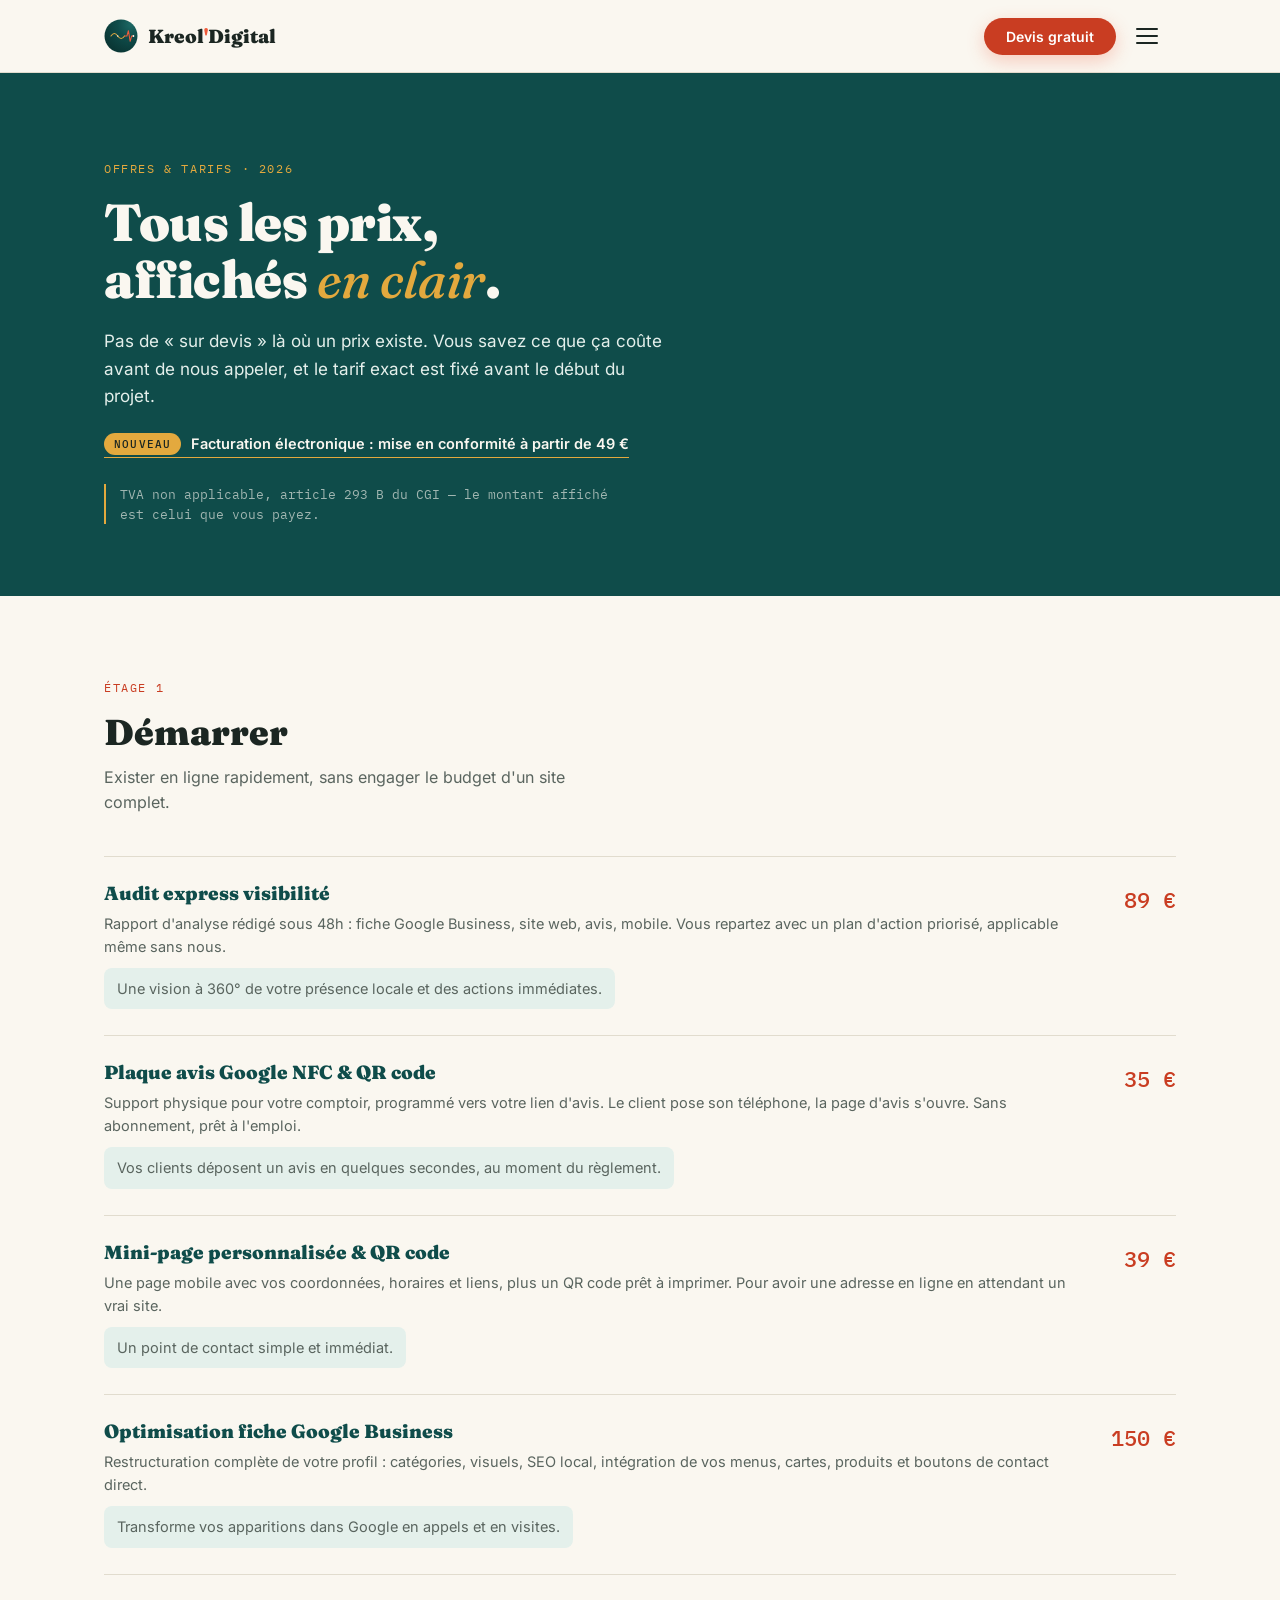
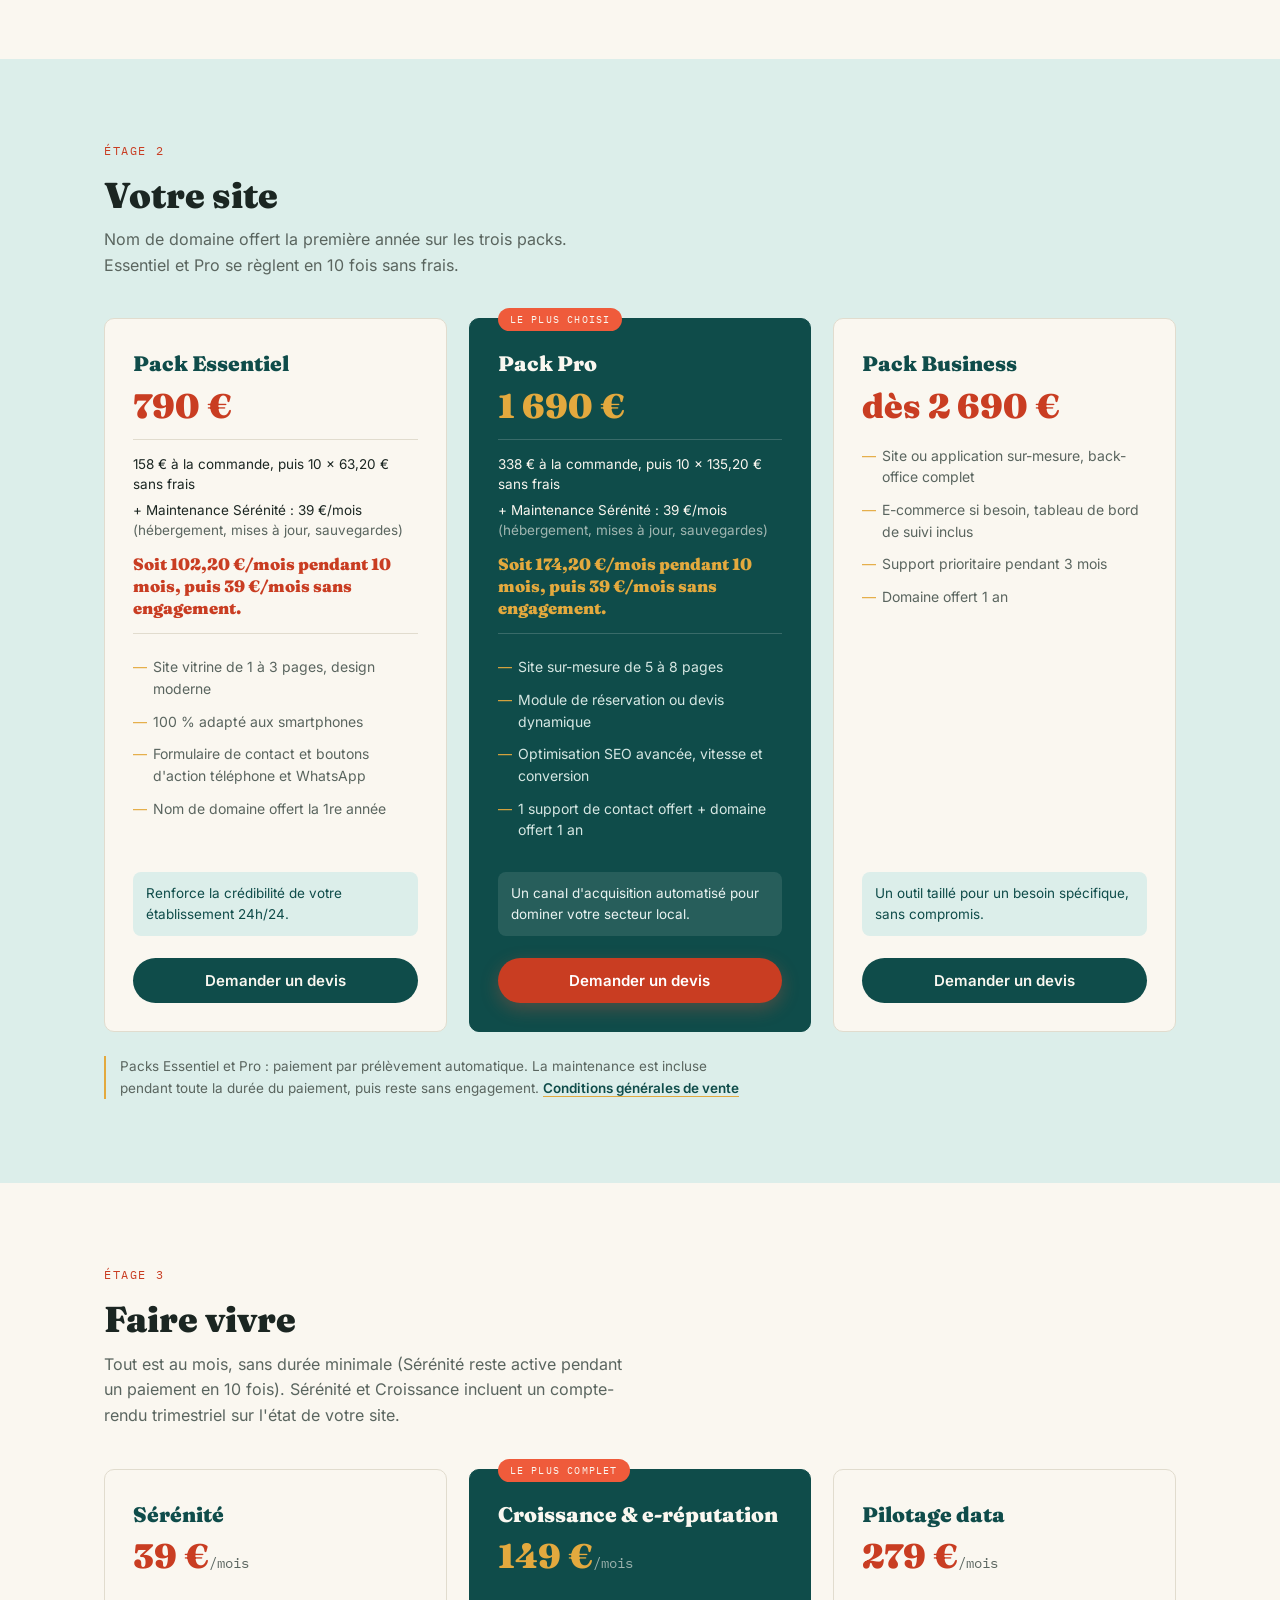
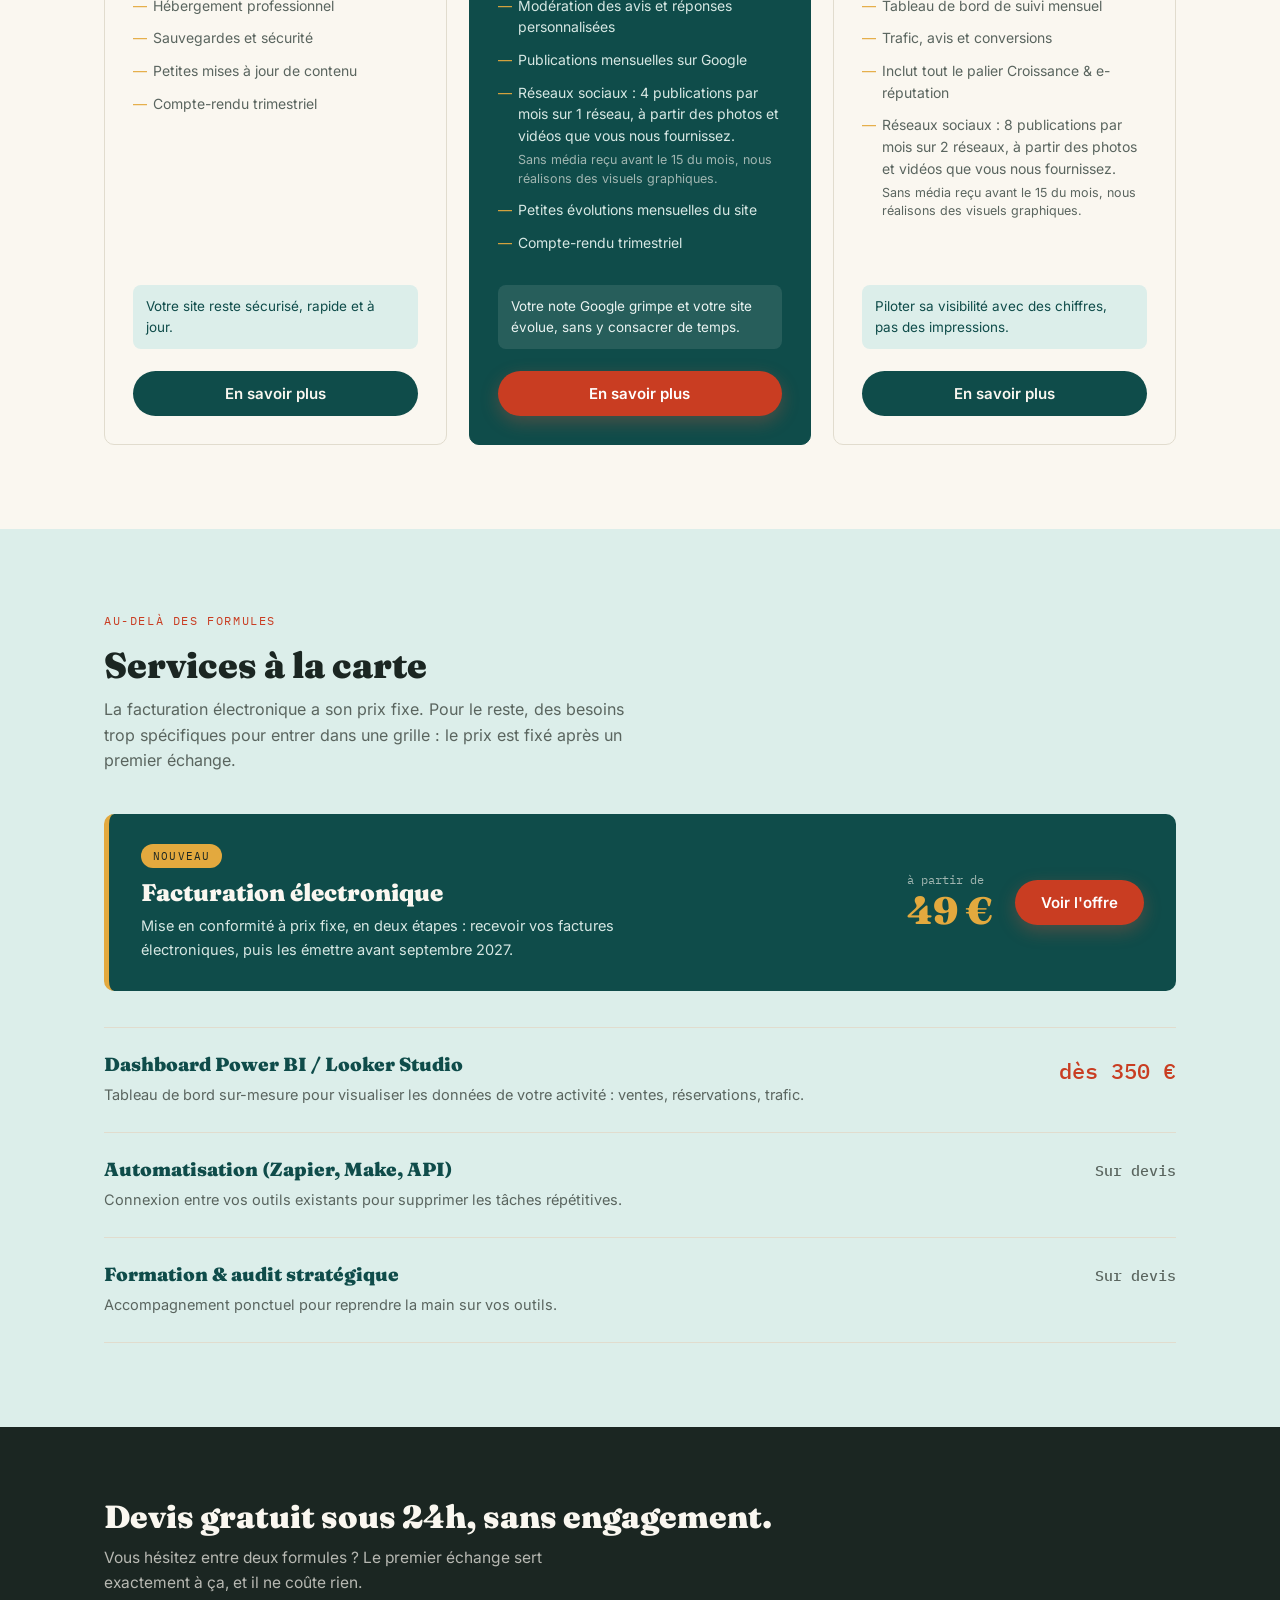
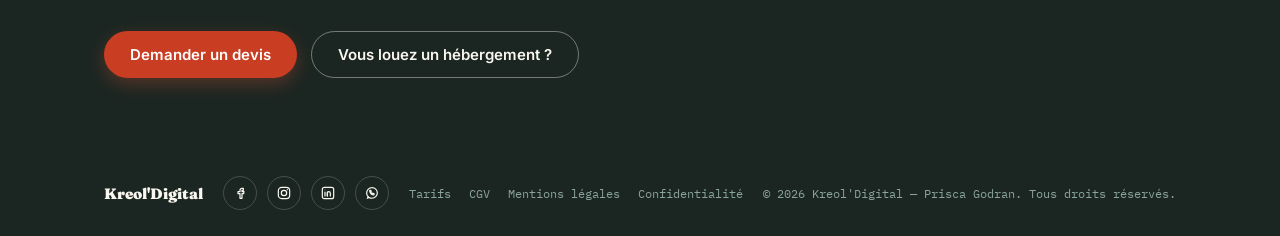
<file: tarifs.html>
<!DOCTYPE html>
<html lang="fr">
<head>
<meta charset="UTF-8">
<meta name="viewport" content="width=device-width, initial-scale=1.0">
<title>Tarifs 2026 | Kreol'Digital — Guadeloupe, Martinique &amp; Guyane</title>
<meta name="description" content="Tous nos tarifs 2026 : audit à 89 €, sites internet de 790 à 2 690 € (payables en 10 fois sans frais), abonnements de 39 à 279 €/mois, facturation électronique dès 49 €.">
<link rel="canonical" href="https://kreoldigital.fr/tarifs">
<!-- Aperçu lors d'un partage sur WhatsApp, LinkedIn, Facebook.
     og-image.jpg doit faire 1200x630 px et être placée à la racine. -->
<meta property="og:type" content="website">
<meta property="og:site_name" content="Kreol'Digital">
<meta property="og:locale" content="fr_FR">
<meta property="og:url" content="https://kreoldigital.fr/tarifs">
<meta property="og:title" content="Tarifs 2026 — Kreol'Digital">
<meta property="og:description" content="Tous les prix affichés en clair : audit dès 89 €, sites de 790 à 2 690 €, abonnements de 39 à 279 €/mois, facturation électronique dès 49 €.">
<meta property="og:image" content="https://kreoldigital.fr/og-image.jpg">
<meta name="twitter:card" content="summary_large_image">
<link rel="stylesheet" href="/style.css">
<link rel="icon" type="image/svg+xml" href="/favicon.svg">
<script>
/* Écran de chargement : activé seulement si le JS fonctionne.
   Le setTimeout est un filet de sécurité — si script.js plante,
   l'écran disparaît quand même et le site reste consultable. */
(function(){
  var r = document.documentElement;
  r.classList.add('is-loading');
  r.dataset.loadStart = Date.now();
  setTimeout(function(){ r.classList.remove('is-loading'); }, 6000);
})();
</script>
<link rel="preload" href="/fonts/fraunces.woff2" as="font" type="font/woff2" crossorigin>
<link rel="preload" href="/fonts/inter.woff2" as="font" type="font/woff2" crossorigin>
</head>
<body>

<!-- ============ ÉCRAN DE CHARGEMENT ============ -->
<div class="preloader" id="preloader" role="status" aria-label="Chargement en cours">
  <svg class="preloader-mark" viewBox="0 0 200 200" xmlns="http://www.w3.org/2000/svg" aria-hidden="true">
    <defs><radialGradient id="bgPreloader" cx="80%" cy="15%" r="90%">
      <stop offset="0%" stop-color="#1C6864"/><stop offset="45%" stop-color="#0F4C4A"/><stop offset="100%" stop-color="#0A3735"/>
    </radialGradient></defs>
    <circle class="pl-disc" cx="100" cy="100" r="97" fill="url(#bgPreloader)"/>
    <g transform="translate(100,100) scale(0.87) translate(-100,-100)">
      <path class="pl-wave" d="M32,100 C48,77 62,77 78,100 C94,123 108,123 124,100" fill="none" stroke="#E3A93E" stroke-width="7" stroke-linecap="round"/>
      <path class="pl-pulse" d="M124,100 L140,100 L150,64 L162,136 L172,100 L184,100" fill="none" stroke="#EF5B3B" stroke-width="7" stroke-linecap="round" stroke-linejoin="round"/>
      <circle class="pl-dot" cx="78" cy="100" r="4.5" fill="#FAF7F0"/>
      <circle class="pl-dot" cx="184" cy="100" r="6" fill="#FAF7F0"/>
    </g>
  </svg>
</div>

<header class="site-header" id="top">
  <div class="wrap header-inner">
    <a href="/" class="brand" aria-label="Kreol'Digital — accueil">
      <svg class="brand-mark" viewBox="0 0 200 200" xmlns="http://www.w3.org/2000/svg" aria-hidden="true">
        <defs><radialGradient id="bgHeader" cx="80%" cy="15%" r="90%">
          <stop offset="0%" stop-color="#1C6864"/><stop offset="45%" stop-color="#0F4C4A"/><stop offset="100%" stop-color="#0A3735"/>
        </radialGradient></defs>
        <circle cx="100" cy="100" r="97" fill="url(#bgHeader)"/>
        <g transform="translate(100,100) scale(0.87) translate(-100,-100)">
          <path d="M32,100 C48,77 62,77 78,100 C94,123 108,123 124,100" fill="none" stroke="#E3A93E" stroke-width="7" stroke-linecap="round"/>
          <path d="M124,100 L140,100 L150,64 L162,136 L172,100 L184,100" fill="none" stroke="#EF5B3B" stroke-width="7" stroke-linecap="round" stroke-linejoin="round"/>
          <circle cx="78" cy="100" r="4.5" fill="#FAF7F0"/><circle cx="184" cy="100" r="6" fill="#FAF7F0"/>
        </g>
      </svg>
      <span class="brand-word">Kreol<em>'</em>Digital</span>
    </a>

    <nav class="main-nav" id="mainNav" aria-label="Navigation principale">
      <a href="/#services">Services</a>
      <a href="/cheque-tic">Chèque TIC</a>
      <a href="/site-internet-villa-guadeloupe">Hébergeurs</a>
      <a href="/facturation-electronique">Facturation électronique</a>
      <a href="/#process">Comment ça marche</a>
      <a href="/#faq">FAQ</a>
      <a href="/#contact">Contact</a>
    </nav>

    <a href="/#contact" class="btn btn-coral nav-cta">Devis gratuit</a>

    <button class="nav-toggle" id="navToggle" aria-label="Ouvrir le menu" aria-expanded="false" aria-controls="mainNav">
      <span></span><span></span><span></span>
    </button>
  </div>
</header>

<main>

  <!-- ============ HERO TARIFS ============ -->
  <section class="tarifs-hero">
    <div class="wrap">
      <p class="eyebrow">Offres &amp; tarifs · 2026</p>
      <h1 class="hero-title">Tous les prix,<br>affichés <em>en clair</em>.</h1>
      <p class="hero-sub">Pas de « sur devis » là où un prix existe. Vous savez ce que ça coûte avant de nous appeler,
        et le tarif exact est fixé avant le début du projet.</p>
      <p class="tarifs-new"><a href="#facturation-electronique"><span>Nouveau</span>Facturation électronique&nbsp;: mise en conformité à partir de 49&nbsp;€</a></p>
      <p class="tarifs-tva">TVA non applicable, article 293 B du CGI — le montant affiché est celui que vous payez.</p>
    </div>
  </section>

  <!-- ============ ÉTAGE 1 ============ -->
  <section class="tarif-etage" id="demarrer">
    <div class="wrap">
      <div class="etage-head">
        <p class="eyebrow eyebrow-dark">Étage 1</p>
        <h2 class="section-title">Démarrer</h2>
        <p class="section-sub">Exister en ligne rapidement, sans engager le budget d'un site complet.</p>
      </div>

      <div class="tarif-list">
        <div class="tarif-row">
          <div class="tarif-main">
            <h3>Audit express visibilité</h3>
            <p>Rapport d'analyse rédigé sous 48h : fiche Google Business, site web, avis, mobile. Vous repartez avec un plan d'action priorisé, applicable même sans nous.</p>
            <p class="tarif-benef">Une vision à 360° de votre présence locale et des actions immédiates.</p>
          </div>
          <div class="tarif-price">89 €</div>
        </div>

        <div class="tarif-row">
          <div class="tarif-main">
            <h3>Plaque avis Google NFC &amp; QR code</h3>
            <p>Support physique pour votre comptoir, programmé vers votre lien d'avis. Le client pose son téléphone, la page d'avis s'ouvre. Sans abonnement, prêt à l'emploi.</p>
            <p class="tarif-benef">Vos clients déposent un avis en quelques secondes, au moment du règlement.</p>
          </div>
          <div class="tarif-price">35 €</div>
        </div>

        <div class="tarif-row">
          <div class="tarif-main">
            <h3>Mini-page personnalisée &amp; QR code</h3>
            <p>Une page mobile avec vos coordonnées, horaires et liens, plus un QR code prêt à imprimer. Pour avoir une adresse en ligne en attendant un vrai site.</p>
            <p class="tarif-benef">Un point de contact simple et immédiat.</p>
          </div>
          <div class="tarif-price">39 €</div>
        </div>

        <div class="tarif-row">
          <div class="tarif-main">
            <h3>Optimisation fiche Google Business</h3>
            <p>Restructuration complète de votre profil : catégories, visuels, SEO local, intégration de vos menus, cartes, produits et boutons de contact direct.</p>
            <p class="tarif-benef">Transforme vos apparitions dans Google en appels et en visites.</p>
          </div>
          <div class="tarif-price">150 €</div>
        </div>
      </div>
    </div>
  </section>

  <!-- ============ ÉTAGE 2 ============ -->
  <section class="tarif-etage tarif-etage--alt" id="site">
    <div class="wrap">
      <div class="etage-head">
        <p class="eyebrow eyebrow-dark">Étage 2</p>
        <h2 class="section-title">Votre site</h2>
        <p class="section-sub">Nom de domaine offert la première année sur les trois packs. Essentiel et Pro se règlent en 10 fois sans frais.</p>
      </div>

      <div class="pack-grid">
        <div class="pack-card">
          <h3>Pack Essentiel</h3>
          <p class="pack-price">790 €</p>
          <div class="pack-pay">
            <p>158&nbsp;€ à la commande, puis 10&nbsp;×&nbsp;63,20&nbsp;€ sans frais</p>
            <p>+ Maintenance Sérénité&nbsp;: 39&nbsp;€/mois <span>(hébergement, mises à jour, sauvegardes)</span></p>
            <p class="pack-pay-total">Soit 102,20&nbsp;€/mois pendant 10 mois, puis 39&nbsp;€/mois sans engagement.</p>
          </div>
          <ul>
            <li>Site vitrine de 1 à 3 pages, design moderne</li>
            <li>100 % adapté aux smartphones</li>
            <li>Formulaire de contact et boutons d'action téléphone et WhatsApp</li>
            <li>Nom de domaine offert la 1re année</li>
          </ul>
          <p class="pack-benef">Renforce la crédibilité de votre établissement 24h/24.</p>
          <a href="/#contact" class="btn btn-lagoon">Demander un devis</a>
        </div>

        <div class="pack-card pack-card--featured">
          <span class="pack-flag">Le plus choisi</span>
          <h3>Pack Pro</h3>
          <p class="pack-price">1 690&nbsp;€</p>
          <div class="pack-pay">
            <p>338&nbsp;€ à la commande, puis 10&nbsp;×&nbsp;135,20&nbsp;€ sans frais</p>
            <p>+ Maintenance Sérénité&nbsp;: 39&nbsp;€/mois <span>(hébergement, mises à jour, sauvegardes)</span></p>
            <p class="pack-pay-total">Soit 174,20&nbsp;€/mois pendant 10 mois, puis 39&nbsp;€/mois sans engagement.</p>
          </div>
          <ul>
            <li>Site sur-mesure de 5 à 8 pages</li>
            <li>Module de réservation ou devis dynamique</li>
            <li>Optimisation SEO avancée, vitesse et conversion</li>
            <li>1 support de contact offert + domaine offert 1 an</li>
          </ul>
          <p class="pack-benef">Un canal d'acquisition automatisé pour dominer votre secteur local.</p>
          <a href="/#contact" class="btn btn-coral">Demander un devis</a>
        </div>

        <div class="pack-card">
          <h3>Pack Business</h3>
          <p class="pack-price">dès 2 690&nbsp;€</p>
          <ul>
            <li>Site ou application sur-mesure, back-office complet</li>
            <li>E-commerce si besoin, tableau de bord de suivi inclus</li>
            <li>Support prioritaire pendant 3 mois</li>
            <li>Domaine offert 1 an</li>
          </ul>
          <p class="pack-benef">Un outil taillé pour un besoin spécifique, sans compromis.</p>
          <a href="/#contact" class="btn btn-lagoon">Demander un devis</a>
        </div>
      </div>

      <p class="pack-note">Packs Essentiel et Pro&nbsp;: paiement par prélèvement automatique. La maintenance est incluse pendant toute la durée du paiement, puis reste sans engagement. <a href="/cgv">Conditions générales de vente</a></p>
    </div>
  </section>

  <!-- ============ ÉTAGE 3 ============ -->
  <section class="tarif-etage" id="faire-vivre">
    <div class="wrap">
      <div class="etage-head">
        <p class="eyebrow eyebrow-dark">Étage 3</p>
        <h2 class="section-title">Faire vivre</h2>
        <p class="section-sub">Tout est au mois, sans durée minimale (Sérénité reste active pendant un paiement en 10 fois). Sérénité et Croissance incluent un compte-rendu trimestriel sur l'état de votre site.</p>
      </div>

      <div class="pack-grid">
        <div class="pack-card">
          <h3>Sérénité</h3>
          <p class="pack-price">39 €<span>/mois</span></p>
          <ul>
            <li>Hébergement professionnel</li>
            <li>Sauvegardes et sécurité</li>
            <li>Petites mises à jour de contenu</li>
            <li>Compte-rendu trimestriel</li>
          </ul>
          <p class="pack-benef">Votre site reste sécurisé, rapide et à jour.</p>
          <a href="/#contact" class="btn btn-lagoon">En savoir plus</a>
        </div>

        <div class="pack-card pack-card--featured">
          <span class="pack-flag">Le plus complet</span>
          <h3>Croissance &amp; e-réputation</h3>
          <p class="pack-price">149 €<span>/mois</span></p>
          <ul>
            <li>Modération des avis et réponses personnalisées</li>
            <li>Publications mensuelles sur Google</li>
            <li>Réseaux sociaux&nbsp;: 4 publications par mois sur 1 réseau, à partir des photos et vidéos que vous nous fournissez.
              <small>Sans média reçu avant le 15 du mois, nous réalisons des visuels graphiques.</small></li>
            <li>Petites évolutions mensuelles du site</li>
            <li>Compte-rendu trimestriel</li>
          </ul>
          <p class="pack-benef">Votre note Google grimpe et votre site évolue, sans y consacrer de temps.</p>
          <a href="/#contact" class="btn btn-coral">En savoir plus</a>
        </div>

        <div class="pack-card">
          <h3>Pilotage data</h3>
          <p class="pack-price">279 €<span>/mois</span></p>
          <ul>
            <li>Tableau de bord de suivi mensuel</li>
            <li>Trafic, avis et conversions</li>
            <li>Inclut tout le palier Croissance &amp; e-réputation</li>
            <li>Réseaux sociaux&nbsp;: 8 publications par mois sur 2 réseaux, à partir des photos et vidéos que vous nous fournissez.
              <small>Sans média reçu avant le 15 du mois, nous réalisons des visuels graphiques.</small></li>
          </ul>
          <p class="pack-benef">Piloter sa visibilité avec des chiffres, pas des impressions.</p>
          <a href="/#contact" class="btn btn-lagoon">En savoir plus</a>
        </div>
      </div>
    </div>
  </section>

  <!-- ============ À LA CARTE ============ -->
  <section class="tarif-etage tarif-etage--alt" id="a-la-carte">
    <div class="wrap">
      <div class="etage-head">
        <p class="eyebrow eyebrow-dark">Au-delà des formules</p>
        <h2 class="section-title">Services à la carte</h2>
        <p class="section-sub">La facturation électronique a son prix fixe. Pour le reste, des besoins trop spécifiques pour entrer dans une grille&nbsp;: le prix est fixé après un premier échange.</p>
      </div>

      <div class="fe-band" id="facturation-electronique">
        <div class="fe-band-text">
          <span class="fe-band-tag">Nouveau</span>
          <h3>Facturation électronique</h3>
          <p>Mise en conformité à prix fixe, en deux étapes&nbsp;: recevoir vos factures électroniques, puis les émettre avant septembre 2027.</p>
        </div>
        <div class="fe-band-side">
          <p class="fe-band-price"><span>à partir de</span>49 €</p>
          <a href="/facturation-electronique" class="btn btn-coral">Voir l'offre</a>
        </div>
      </div>

      <div class="tarif-list">
        <div class="tarif-row">
          <div class="tarif-main">
            <h3>Dashboard Power BI / Looker Studio</h3>
            <p>Tableau de bord sur-mesure pour visualiser les données de votre activité : ventes, réservations, trafic.</p>
          </div>
          <div class="tarif-price">dès 350 €</div>
        </div>
        <div class="tarif-row">
          <div class="tarif-main">
            <h3>Automatisation (Zapier, Make, API)</h3>
            <p>Connexion entre vos outils existants pour supprimer les tâches répétitives.</p>
          </div>
          <div class="tarif-price tarif-price--devis">Sur devis</div>
        </div>
        <div class="tarif-row">
          <div class="tarif-main">
            <h3>Formation &amp; audit stratégique</h3>
            <p>Accompagnement ponctuel pour reprendre la main sur vos outils.</p>
          </div>
          <div class="tarif-price tarif-price--devis">Sur devis</div>
        </div>
      </div>
    </div>
  </section>

  <!-- ============ CTA ============ -->
  <section class="tarif-cta">
    <div class="wrap tarif-cta-inner">
      <div>
        <h2>Devis gratuit sous 24h, sans engagement.</h2>
        <p>Vous hésitez entre deux formules ? Le premier échange sert exactement à ça, et il ne coûte rien.</p>
      </div>
      <div class="tarif-cta-actions">
        <a href="/#contact" class="btn btn-coral">Demander un devis</a>
        <a href="/site-internet-villa-guadeloupe" class="btn btn-ghost">Vous louez un hébergement ?</a>
      </div>
    </div>
  </section>

</main>

<footer class="site-footer">
  <div class="wrap footer-inner">
    <span class="footer-brand">Kreol'Digital</span>
    <nav class="footer-social" aria-label="Réseaux sociaux">
      <a href="https://www.facebook.com/profile.php?id=61593442823155" class="social-link" aria-label="Facebook" target="_blank" rel="noopener">
        <svg viewBox="0 0 24 24" fill="none" stroke="currentColor" stroke-width="1.8" stroke-linecap="round" stroke-linejoin="round"><path d="M15 8h2V5h-2c-1.7 0-3 1.3-3 3v2H9v3h3v7h3v-7h2.5l.5-3H15V8z"/></svg>
      </a>
      <a href="https://www.instagram.com/kreoldigital_agency/" class="social-link" aria-label="Instagram" target="_blank" rel="noopener">
        <svg viewBox="0 0 24 24" fill="none" stroke="currentColor" stroke-width="1.8" stroke-linecap="round" stroke-linejoin="round"><rect x="3.5" y="3.5" width="17" height="17" rx="5"/><circle cx="12" cy="12" r="4"/><circle cx="17" cy="7" r="0.9" fill="currentColor" stroke="none"/></svg>
      </a>
      <a href="https://www.linkedin.com/company/kreol-digital/" class="social-link" aria-label="LinkedIn" target="_blank" rel="noopener">
        <svg viewBox="0 0 24 24" fill="none" stroke="currentColor" stroke-width="1.8" stroke-linecap="round" stroke-linejoin="round"><rect x="3.5" y="3.5" width="17" height="17" rx="3"/><line x1="7.5" y1="10.5" x2="7.5" y2="16.5"/><circle cx="7.5" cy="7.3" r="0.7" fill="currentColor" stroke="none"/><path d="M11 16.5v-4.2c0-1.3 1-2.3 2.2-2.3s2.3 1 2.3 2.3v4.2"/><line x1="11" y1="10.5" x2="11" y2="16.5"/></svg>
      </a>
      <a href="https://wa.me/590690504887" class="social-link" aria-label="WhatsApp" target="_blank" rel="noopener">
        <svg viewBox="0 0 24 24" fill="none" stroke="currentColor" stroke-width="1.8" stroke-linecap="round" stroke-linejoin="round"><path d="M6.5 17.5 5 20l2.6-1.4c1.3.8 2.8 1.3 4.4 1.3 4.4 0 8-3.6 8-8s-3.6-8-8-8-8 3.6-8 8c0 1.7.5 3.2 1.4 4.6z"/><path d="M9 9.6c0 2.9 2.4 5.3 5.3 5.3.4 0 .8-.3.8-.8v-.6c0-.3-.2-.5-.4-.6l-1.2-.5c-.3-.1-.6 0-.7.2l-.3.4c-.9-.5-1.7-1.3-2.2-2.2l.4-.3c.2-.2.3-.5.2-.7l-.5-1.2c-.1-.2-.3-.4-.6-.4h-.6c-.4 0-.8.4-.8.8z"/></svg>
      </a>
    </nav>
    <nav class="footer-links" aria-label="Liens légaux">
      <a href="/tarifs" aria-current="page">Tarifs</a>
      <a href="/cgv">CGV</a>
      <a href="/mentions-legales">Mentions légales</a>
      <a href="/politique-confidentialite">Confidentialité</a>
    </nav>
    <span class="footer-copy">© <span id="year"></span> Kreol'Digital — Prisca Godran. Tous droits réservés.</span>
  </div>
</footer>

<script src="/script.js"></script>
</body>
</html>
</file>
<file: style.css>
/* ==========================================================================
   Polices auto-hébergées — fichiers dans /fonts/
   Fraunces et Inter sont variables : un fichier couvre toutes les graisses.
   L'italique de Fraunces n'existe qu'en Medium, mais on déclare la plage
   complète pour que le navigateur l'utilise plutôt que de fabriquer un
   faux italique.
   ========================================================================== */
@font-face{
  font-family:'Fraunces';
  src:url('/fonts/fraunces.woff2') format('woff2');
  font-weight:100 900; font-style:normal; font-display:swap;
}
@font-face{
  font-family:'Fraunces';
  src:url('/fonts/fraunces-italic.woff2') format('woff2');
  font-weight:100 900; font-style:italic; font-display:swap;
}
@font-face{
  font-family:'Inter';
  src:url('/fonts/inter.woff2') format('woff2');
  font-weight:100 900; font-style:normal; font-display:swap;
}
@font-face{
  font-family:'IBM Plex Mono';
  src:url('/fonts/ibm-plex-mono-400.woff2') format('woff2');
  font-weight:400; font-style:normal; font-display:swap;
}
@font-face{
  font-family:'IBM Plex Mono';
  src:url('/fonts/ibm-plex-mono-500.woff2') format('woff2');
  font-weight:500; font-style:normal; font-display:swap;
}

/* ==========================================================================
   Kreol'Digital — design tokens
   ========================================================================== */
:root{
  --lagoon: #0F4C4A;
  --lagoon-deep: #0A3735;
  --lagoon-light: #1C6864;
  --foam: #FAF7F0;
  --coral: #EF5B3B;
  --coral-dark: #C93D22;
  --coral-darker: #B23419;
  --gold: #E3A93E;
  --ink: #1B2622;
  --teal-tint: #DCEEEA;
  --line: #E1DCCE;
  --muted: #5A655F;

  /* Replis choisis pour leurs proportions proches : la bascule se voit à peine
     pendant le chargement des polices. */
  --font-display: 'Fraunces', Georgia, 'Times New Roman', serif;
  --font-body: 'Inter', system-ui, -apple-system, 'Segoe UI', Roboto, sans-serif;
  --font-mono: 'IBM Plex Mono', ui-monospace, 'SFMono-Regular', Consolas, monospace;

  --wrap: 1120px;
  --radius: 10px;
}

*, *::before, *::after{ box-sizing: border-box; }
html{ scroll-behavior: smooth; }
body{
  margin:0;
  font-family: var(--font-body);
  color: var(--ink);
  background: var(--foam);
  -webkit-font-smoothing: antialiased;
}
img, svg{ display:block; max-width:100%; }
a{ color:inherit; text-decoration:none; }
.wrap{ width:100%; max-width: var(--wrap); margin:0 auto; padding:0 24px; }

h1,h2,h3{ font-family: var(--font-display); font-weight:900; line-height:1.1; margin:0; }
p{ margin:0; }
b, strong{ font-weight:600; } /* 700 n'est plus chargé : on reste sur une graisse disponible */

@media (prefers-reduced-motion: reduce){
  html{ scroll-behavior:auto; }
  *{ animation-duration:0.001ms !important; animation-iteration-count:1 !important; transition-duration:0.001ms !important; }
}

/* focus visibility */
a:focus-visible, button:focus-visible{
  outline: 2.5px solid var(--coral);
  outline-offset: 3px;
}

/* ==========================================================================
   Buttons
   ========================================================================== */
.btn{
  display:inline-flex; align-items:center; justify-content:center;
  font-family: var(--font-body); font-weight:600; font-size:15px;
  padding: 13px 26px; border-radius: 999px;
  transition: transform .18s ease, box-shadow .18s ease, background-color .18s ease;
  border: none; cursor:pointer;
}
.btn-coral{
  background: var(--coral-dark); color:#fff;
  box-shadow: 0 6px 18px rgba(239,91,59,0.28);
}
.btn-coral:hover{ background: var(--coral-darker); transform: translateY(-1px); }
.btn-ghost{
  background: transparent; color: var(--foam);
  border: 1.5px solid rgba(250,247,240,0.4);
}
.btn-ghost:hover{ border-color: var(--foam); background: rgba(250,247,240,0.08); }

/* ==========================================================================
   Header
   ========================================================================== */
.site-header{
  position: sticky; top:0; z-index: 50;
  background: var(--foam);
  border-bottom: 1px solid var(--line);
}
.header-inner{
  display:flex; align-items:center; justify-content:space-between;
  height:72px; gap: 20px;
}
.brand{ display:flex; align-items:center; gap:10px; flex-shrink:0; }
.brand-mark{ width:34px; height:34px; }
.brand-word{ font-family: var(--font-display); font-weight:900; font-size:19px; color: var(--ink); }
.brand-word em{ font-style:normal; color: var(--coral); }

.main-nav{ display:flex; gap: 32px; margin-left:auto; }
.main-nav a{
  font-size:14.5px; font-weight:500; color: var(--ink);
  padding: 6px 2px; border-bottom: 2px solid transparent;
  transition: border-color .15s ease, color .15s ease;
}
.main-nav a:hover{ border-color: var(--coral); }
.main-nav a{ white-space:nowrap; }
/* 7 entrées : menu un peu resserré sur grand écran, burger en dessous de 1280px */
@media (min-width:1281px){
  .main-nav{ gap:22px; }
  .main-nav a{ font-size:14px; }
  .nav-cta{ margin-left:20px; }
}

.nav-cta{ margin-left: 24px; flex-shrink:0; padding: 10px 22px; font-size:14px; }

.nav-toggle{
  display:none; flex-direction:column; justify-content:center; gap:5px;
  width:40px; height:40px; background:none; border:none; cursor:pointer; padding:0;
}
.nav-toggle span{ width:22px; height:2px; background: var(--ink); border-radius:2px; transition: transform .25s ease, opacity .25s ease; }

/* ==========================================================================
   Hero
   ========================================================================== */
.hero{
  position:relative;
  background: var(--lagoon);
  padding: 96px 0 64px;
  overflow:hidden;
}
.hero::before{
  content:"";
  position:absolute; inset:0;
  z-index:-1;
  background-image: radial-gradient(ellipse 900px 500px at 88% -8%, rgba(227,169,62,0.20), transparent 60%),
                     radial-gradient(ellipse 700px 600px at -10% 105%, rgba(239,91,59,0.16), transparent 55%);
  animation: heroDrift 16s ease-in-out infinite alternate;
}
@keyframes heroDrift{
  from{ transform: translate(0,0) scale(1); }
  to{ transform: translate(-18px, 14px) scale(1.04); }
}
.hero-inner{ max-width: 760px; }
.eyebrow{
  font-family: var(--font-mono); font-size:12px; letter-spacing:1.6px; text-transform:uppercase;
  color: var(--gold); margin-bottom:18px;
}
.eyebrow-dark{ color: var(--coral-dark); }
.hero-title{
  font-size: clamp(34px, 5vw, 52px);
  color: var(--foam);
  letter-spacing:-0.5px;
}
.hero-title em{ font-style: italic; font-weight:500; color: var(--gold); }
.hero-sub{
  font-size:17px; line-height:1.6; color:#E4EFEB;
  max-width: 560px; margin-top:20px;
}
.hero-actions{ display:flex; gap:16px; margin-top:36px; flex-wrap:wrap; }

.hero-actions .btn-coral{
  animation: ctaPulse 2.8s ease-in-out infinite;
}
.hero-actions .btn-coral:hover{ animation-play-state: paused; }
@keyframes ctaPulse{
  0%, 100%{ box-shadow: 0 6px 18px rgba(239,91,59,0.28); }
  50%{ box-shadow: 0 6px 24px rgba(239,91,59,0.5); }
}

.hero-inner > *{
  transition: opacity .7s ease, transform .7s cubic-bezier(.22,1,.36,1);
}

.hero-wave{ width:100%; height:auto; margin-top:64px; opacity:0.9; }
#heroWavePath{
  stroke-dasharray: 2400;
  stroke-dashoffset: 2400;
  animation: draw 2.2s ease-out 0.3s forwards;
}
@keyframes draw{ to{ stroke-dashoffset:0; } }

.hero-wave{
  width: calc(100% + 20px);
  max-width: none;
  margin-left: -10px;
  animation: waveFloat 4s ease-in-out 2.6s infinite alternate;
}
@keyframes waveFloat{
  from{ transform: translate(0, 0); }
  to{ transform: translate(-6px, 14px); }
}

/* ==========================================================================
   Hero — page Réalisations (fond dégradé foncé, fondu en transparence)
   ========================================================================== */
.work-hero{
  position:relative;
  background: var(--lagoon);
  background-image: radial-gradient(ellipse 900px 500px at 88% -8%, rgba(227,169,62,0.20), transparent 60%),
                     radial-gradient(ellipse 700px 600px at -10% 105%, rgba(239,91,59,0.16), transparent 55%);
  padding: 96px 0 130px;
  overflow:hidden;
}
.work-hero::after{
  content:"";
  position:absolute; left:0; right:0; bottom:0; height:130px;
  background: linear-gradient(to bottom, transparent, var(--foam));
  pointer-events:none;
}
.work-hero .wrap{ position:relative; z-index:1; }
.work-hero-title{ max-width:640px; }

/* ==========================================================================
   Mur de projets (Réalisations)
   ========================================================================== */
.work{ padding: 8px 0 96px; }
.work-empty{
  border:1.5px dashed var(--line);
  border-radius: var(--radius);
  padding: 72px 24px;
  text-align:center;
  background:#fff;
}
.work-empty-label{
  font-family: var(--font-mono); font-size:12px; letter-spacing:1.6px; text-transform:uppercase;
  color: var(--coral); margin-bottom:10px;
}
.work-empty-text{ font-size:15px; color: var(--muted); max-width:420px; margin:0 auto; }

/* ==========================================================================
   Section shared
   ========================================================================== */
.section-title{ font-size: clamp(26px,3.4vw,36px); color: var(--ink); max-width:620px; }
.section-title--light{ color: var(--foam); }
.section-sub{ font-size:16px; color: var(--muted); max-width:520px; margin-top:14px; line-height:1.6; }

.section-divider{ display:block; width:100%; height:40px; margin-top:-1px; }

/* ==========================================================================
   Services
   ========================================================================== */
.services{ padding: 88px 0 96px; }
.services-grid{
  display:grid; grid-template-columns: repeat(auto-fit, minmax(220px, 1fr)); gap:20px;
  margin-top:44px;
}
.service-card{
  background:#fff; border:1px solid var(--line); border-radius: var(--radius);
  padding: 28px 24px;
  transition: opacity .5s ease, transform .5s ease, box-shadow .2s ease, border-color .2s ease;
}
.service-card:hover{ box-shadow: 0 12px 28px rgba(15,76,74,0.10); border-color: rgba(15,76,74,0.2); }
.service-card--featured{ background: var(--lagoon); border-color: var(--lagoon); }
.service-card--featured h3, .service-card--featured p{ color: var(--foam); }
.service-card--featured .service-price{ color: var(--gold); }
.service-price{
  font-family: var(--font-mono); font-weight:600; font-size:15px; color: var(--coral);
  margin-bottom:14px;
}
.service-price span{ font-size:11px; color: var(--muted); font-weight:400; }
.service-card--featured .service-price span{ color:#B9D6D1; }
.service-card h3{ font-size:19px; font-weight:600; margin-bottom:10px; }
.service-card p{ font-size:14px; line-height:1.6; color: var(--muted); }
.service-card--featured p{ color:#D9E9E5; }

/* ==========================================================================
   Process (dark band)
   ========================================================================== */
.process{
  background: var(--lagoon-deep);
  padding: 8px 0 96px;
  position:relative;
}
.steps{
  display:grid; grid-template-columns: repeat(3,1fr); gap:32px;
  margin-top:48px;
}
.step{
  border-top: 1.5px solid rgba(250,247,240,0.18);
  padding-top:20px;
  transition: opacity .5s ease, transform .5s ease;
}
.step-num{
  font-family: var(--font-mono); font-size:13px; color: var(--gold); letter-spacing:1px;
  display:inline-block;
  transition: opacity .5s ease, transform .5s cubic-bezier(.34,1.56,.64,1);
}
.step h3{ font-family: var(--font-display); font-weight:600; font-size:19px; color: var(--foam); margin-top:10px; }
.step p{ font-size:14.5px; line-height:1.6; color:#C7DCD7; margin-top:10px; }

/* ==========================================================================
   Avis / testimonials
   ========================================================================== */
.avis{ padding: 88px 0 96px; }
.testimonial-carousel{ margin-top:44px; }
.testimonial-track{
  display:flex; overflow:hidden; position:relative; min-height: 190px;
}
.t-card{
  flex: 0 0 100%;
  background: var(--teal-tint);
  border-radius: var(--radius);
  padding: 32px 36px;
  opacity:0; transition: opacity .4s ease;
  position:absolute; inset:0;
}
.t-card.is-active{ opacity:1; position:relative; }
.t-stars{ color: var(--gold); font-size:15px; letter-spacing:2px; }
.t-text{
  font-family: var(--font-display); font-style:italic; font-weight:500;
  font-size: clamp(17px,2vw,20px); line-height:1.55; color: var(--ink);
  margin-top:14px;
}
.t-name{ font-family: var(--font-mono); font-size:12.5px; color: var(--lagoon); margin-top:18px; }
.t-name span{ color: var(--muted); }

.testimonial-controls{ display:flex; align-items:center; justify-content:center; gap:20px; margin-top:24px; }
.t-btn{
  width:38px; height:38px; border-radius:50%; border:1.5px solid var(--line);
  background:#fff; cursor:pointer; font-size:16px; color: var(--ink);
  transition: border-color .15s ease, background-color .15s ease;
}
.t-btn:hover{ border-color: var(--coral); background: #fff5f2; }
.t-dots{ display:flex; gap:4px; }
/* Zone tactile de 28px minimum, puce visuelle de 8px dessinée au centre. */
.t-dot{
  width:28px; height:28px; border-radius:50%; background:none;
  border:none; cursor:pointer; padding:0; position:relative;
  -webkit-tap-highlight-color: transparent;
}
.t-dot::before{
  content:""; position:absolute; top:50%; left:50%;
  width:8px; height:8px; margin:-4px 0 0 -4px; border-radius:50%;
  background: var(--line);
  transition: background-color .2s ease, transform .2s ease;
}
.t-dot.is-active::before{ background: var(--coral); transform: scale(1.25); }

/* ==========================================================================
   Contact (dark band)
   ========================================================================== */
.contact{
  background: var(--lagoon);
  background-image: radial-gradient(ellipse 700px 500px at 85% 100%, rgba(227,169,62,0.16), transparent 60%);
  padding: 96px 0;
}
.contact-inner{ display:grid; grid-template-columns: 1.1fr 1fr; gap:56px; align-items:start; }
.contact-lead{ font-size:16px; line-height:1.6; color:#DCEEEA; margin-top:18px; max-width:440px; }
.contact-cards{ display:flex; flex-direction:column; gap:14px; }
.contact-card{
  display:flex; flex-direction:column; gap:6px;
  background: rgba(250,247,240,0.06); border:1px solid rgba(250,247,240,0.18);
  border-radius: var(--radius); padding:18px 22px;
  transition: background-color .2s ease, border-color .2s ease, transform .2s ease;
}
a.contact-card:hover{ background: rgba(250,247,240,0.12); border-color: rgba(250,247,240,0.4); transform: translateX(3px); }
.contact-label{ font-family: var(--font-mono); font-size:11px; letter-spacing:1.2px; text-transform:uppercase; color: var(--gold); }
.contact-value{ font-family: var(--font-body); font-weight:600; font-size:17px; color: var(--foam); }

/* ==========================================================================
   FAQ
   ========================================================================== */
.faq{ padding: 88px 0 96px; }
.faq-list{ margin-top:36px; border-top:1px solid var(--line); }
.faq-item{ border-bottom:1px solid var(--line); }
.faq-question{
  width:100%; display:flex; align-items:center; justify-content:space-between; gap:20px;
  background:none; border:none; text-align:left; cursor:pointer;
  padding:22px 4px; font-family: var(--font-body); font-weight:600; font-size:16px; color: var(--ink);
}
.faq-icon{
  flex-shrink:0; width:30px; height:30px; border-radius:50%; border:1.5px solid var(--coral);
  color: var(--coral); display:flex; align-items:center; justify-content:center; font-size:16px;
  transition: transform .25s ease;
}
.faq-item.is-open .faq-icon{ transform: rotate(45deg); }
.faq-answer{
  max-height:0; overflow:hidden; transition: max-height .3s ease;
}
.faq-answer p{ font-size:14.5px; line-height:1.65; color: var(--muted); padding:0 34px 22px 4px; max-width:640px; }
.faq-item.is-open .faq-answer{ max-height:1200px; }

/* ==========================================================================
   Contact — formulaire
   ========================================================================== */
.contact-right{ display:flex; flex-direction:column; gap:14px; }
.contact-form{
  display:flex; flex-direction:column; gap:16px;
  background: rgba(250,247,240,0.06); border:1px solid rgba(250,247,240,0.18);
  border-radius: var(--radius); padding:22px; margin-top:4px;
}
.form-field{ display:flex; flex-direction:column; gap:6px; }
.form-field label{ font-family: var(--font-mono); font-size:11px; letter-spacing:1.2px; text-transform:uppercase; color: var(--gold); }
.form-field label span{ text-transform:none; color:#B9D6D1; font-size:10.5px; letter-spacing:0; }
.form-field input, .form-field textarea{
  background: rgba(250,247,240,0.05); border:1px solid rgba(250,247,240,0.25); border-radius:8px;
  padding:11px 14px; font-family: var(--font-body); font-size:14.5px; color: var(--foam);
}
.form-field input::placeholder, .form-field textarea::placeholder{ color:#8AA39D; }
.form-field input:focus, .form-field textarea:focus{ outline:none; border-color: var(--gold); background: rgba(250,247,240,0.1); }
.form-submit{ margin-top:4px; width:100%; }
.form-note{ font-size:11.5px; color:#B9D6D1; margin-top:-6px; }

/* ==========================================================================
   Footer
   ========================================================================== */
.site-footer{ background: var(--ink); padding: 26px 0; }
.footer-inner{ display:flex; align-items:center; justify-content:space-between; flex-wrap:wrap; gap:10px; }
.footer-brand{ font-family: var(--font-display); font-weight:900; font-size:15px; color: var(--foam); }
.footer-copy{ font-family: var(--font-mono); font-size:11.5px; color:#8AA39D; }
.footer-links{ display:flex; gap:18px; }
.footer-links a{ font-family: var(--font-mono); font-size:11.5px; color:#8AA39D; text-decoration:none; }
.footer-links a:hover{ color: var(--foam); text-decoration:underline; }
.footer-social{ display:flex; gap:10px; }
.social-link{
  display:flex; align-items:center; justify-content:center;
  width:34px; height:34px;
  border:1px solid rgba(255,255,255,0.18);
  border-radius:50%;
  color: var(--foam);
  transition: border-color .2s ease, color .2s ease, transform .2s ease;
}
.social-link svg{ width:16px; height:16px; }
.social-link:hover{
  border-color: var(--gold);
  color: var(--gold);
  transform: translateY(-2px);
}

/* ==========================================================================
   Responsive
   ========================================================================== */
@media (max-width: 900px){
  .services-grid{ grid-template-columns: repeat(2,1fr); }
  .steps{ grid-template-columns: 1fr; gap:24px; }
  .contact-inner{ grid-template-columns: 1fr; gap:40px; }
}

/* Menu : 7 entrées depuis l'ajout de « Facturation électronique ».
   Le burger prend le relais dès 1280px pour que rien ne déborde sur tablette. */
@media (max-width: 1280px){
  .main-nav{
    position:fixed; top:72px; left:0; right:0;
    background: var(--foam); flex-direction:column; gap:0;
    padding: 12px 24px 24px;
    max-height: calc(100vh - 72px);
    overflow-y:auto;
    transform: translateY(-16px);
    opacity:0; visibility:hidden; pointer-events:none;
    transition: transform .25s ease, opacity .25s ease, visibility .25s;
    z-index:40;
  }
  .main-nav.is-open{ transform:translateY(0); opacity:1; visibility:visible; pointer-events:auto; }
  .main-nav a{ padding:16px 0; border-bottom:1px solid var(--line); font-size:16px; }
  .nav-cta{ margin-left:auto; }
  .nav-toggle{ display:flex; }
  .nav-toggle.is-open span:nth-child(1){ transform: translateY(7px) rotate(45deg); }
  .nav-toggle.is-open span:nth-child(2){ opacity:0; }
  .nav-toggle.is-open span:nth-child(3){ transform: translateY(-7px) rotate(-45deg); }
}

@media (max-width: 720px){
  .nav-cta{ display:none; }
  .services-grid{ grid-template-columns: 1fr; }
  .hero{ padding:72px 0 48px; }
  .services, .process, .avis, .contact{ padding-top:64px; padding-bottom:64px; }
}

/* ==========================================================================
   Écran de chargement
   ========================================================================== */
.preloader{
  position:fixed; inset:0; z-index:9999;
  display:flex; flex-direction:column; align-items:center; justify-content:center; gap:22px;
  background: var(--foam);
  transition: opacity .32s ease, visibility .32s ease;
}
/* Visible uniquement tant que <html> porte la classe .is-loading */
html:not(.is-loading) .preloader{ opacity:0; visibility:hidden; pointer-events:none; }
html.is-loading, html.is-loading body{ overflow:hidden; }

.preloader-mark{ width:130px; height:130px; }
.preloader-mark .pl-disc{ transform-origin:100px 100px; animation: plDisc .38s cubic-bezier(.2,.8,.3,1) both; }
.preloader-mark .pl-wave{ stroke-dasharray:130; stroke-dashoffset:130; animation: plDraw .42s ease-out .12s forwards; }
.preloader-mark .pl-pulse{ stroke-dasharray:190; stroke-dashoffset:190; animation: plDraw .46s ease-out .40s forwards; }
.preloader-mark .pl-dot{ opacity:0; animation: plDot .22s ease-out .78s forwards; }


@keyframes plDisc{ from{ opacity:0; transform:scale(.86); } to{ opacity:1; transform:none; } }
@keyframes plDraw{ to{ stroke-dashoffset:0; } }
@keyframes plDot{ to{ opacity:1; } }

/* ==========================================================================
   Focus villas — passerelle vers la page dédiée
   ========================================================================== */
.focus-villa{
  background: var(--teal-tint);
  border-top: 1px solid var(--line);
  border-bottom: 1px solid var(--line);
  padding: 76px 0 80px;
}
.focus-villa-grid{
  display:grid; grid-template-columns: 1.15fr 0.85fr;
  gap:56px; align-items:center;
}
@media (max-width:900px){ .focus-villa-grid{ grid-template-columns:1fr; gap:36px; } }

.focus-villa-cta{
  display:inline-flex; align-items:center; gap:9px; margin-top:28px;
}
.focus-villa-cta svg{ transition: transform .18s ease; }
.focus-villa-cta:hover svg{ transform: translateX(3px); }

.focus-villa-points{ list-style:none; margin:0; padding:0; display:grid; gap:14px; }
.focus-villa-points li{
  background: var(--foam);
  border:1px solid var(--line);
  border-radius: var(--radius);
  padding:18px 20px;
}
.focus-villa-points b{
  display:block; font-family: var(--font-display); font-weight:900;
  font-size:17px; color: var(--lagoon); margin-bottom:5px;
}
.focus-villa-points span{ font-size:14px; color: var(--muted); line-height:1.55; }

/* ==========================================================================
   Hero — maquette ordinateur + téléphone
   100 % CSS : aucune image, aucune requête supplémentaire.
   ========================================================================== */
.hero-grid{
  display:grid; grid-template-columns: 1fr 0.82fr;
  gap:52px; align-items:center;
}
@media (max-width:980px){
  .hero-grid{ grid-template-columns:1fr; gap:44px; }
}

.hero-mockup{ position:relative; padding-bottom:26px; }

/* ----- Ordinateur portable ----- */
.mk-laptop{
  background: var(--foam);
  border-radius:12px;
  padding:9px 9px 0;
  box-shadow: 0 26px 60px rgba(0,0,0,0.32);
  transform: rotate(-1.2deg);
}
.mk-screen{
  background: var(--lagoon-deep);
  border-radius:6px;
  overflow:hidden;
  aspect-ratio: 16 / 10.2;
  display:flex; flex-direction:column;
}
.mk-hinge{
  height:11px; margin:9px -9px 0;
  background: var(--line);
  border-radius:0 0 12px 12px;
  position:relative;
}
.mk-hinge::after{
  content:""; position:absolute; left:50%; top:3px;
  width:52px; height:4px; margin-left:-26px;
  background: rgba(27,38,34,0.18); border-radius:3px;
}

/* barre de navigation de la maquette */
.mk-bar{
  display:flex; align-items:center; gap:7px;
  padding:9px 12px;
  background: rgba(250,247,240,0.06);
  border-bottom:1px solid rgba(250,247,240,0.10);
}
.mk-logo{
  width:13px; height:13px; border-radius:50%;
  background: linear-gradient(135deg, var(--gold), var(--coral));
  flex-shrink:0;
}
.mk-logo.sm{ width:10px; height:10px; }
.mk-nav{
  height:4px; width:26px; border-radius:2px;
  background: rgba(250,247,240,0.28);
}
.mk-nav:first-of-type{ margin-left:auto; }

/* bandeau principal de la maquette */
.mk-banner{
  flex:1; padding:16px 14px;
  display:flex; flex-direction:column; justify-content:center; gap:8px;
  background-image: radial-gradient(ellipse 300px 180px at 88% 0%, rgba(227,169,62,0.30), transparent 62%),
                    radial-gradient(ellipse 240px 200px at 0% 100%, rgba(239,91,59,0.24), transparent 58%);
}
.mk-line{ height:7px; border-radius:4px; background: rgba(250,247,240,0.85); }
.mk-line.w70{ width:70%; }
.mk-line.w45{ width:45%; background: rgba(250,247,240,0.5); }
.mk-line.w80{ width:80%; }
.mk-line.w55{ width:55%; background: rgba(250,247,240,0.5); }
.mk-cta{
  width:82px; height:19px; border-radius:100px;
  background: var(--coral); margin-top:6px;
}
.mk-cta.sm{ width:64px; height:16px; }

/* rangée de cartes */
.mk-cards{ display:flex; gap:7px; padding:0 14px 14px; }
.mk-cards span{
  flex:1; height:30px; border-radius:5px;
  background: rgba(250,247,240,0.13);
  border:1px solid rgba(250,247,240,0.10);
}

/* ----- Téléphone ----- */
.mk-phone{
  position:absolute; right:-6px; bottom:-6px;
  width:27%; max-width:132px;
  background: var(--foam);
  border-radius:17px; padding:5px;
  box-shadow: 0 18px 38px rgba(0,0,0,0.36);
  animation: mkFloat 4.5s ease-in-out infinite alternate;
}
.mk-phone-screen{
  background: var(--lagoon-deep);
  border-radius:13px; overflow:hidden;
  aspect-ratio: 9 / 17;
  display:flex; flex-direction:column;
}
.mk-phone-bar{
  display:flex; align-items:center; justify-content:space-between;
  padding:8px 9px 6px;
  border-bottom:1px solid rgba(250,247,240,0.10);
}
.mk-burger{
  width:11px; height:8px;
  border-top:2px solid rgba(250,247,240,0.45);
  border-bottom:2px solid rgba(250,247,240,0.45);
}
.mk-phone-banner{
  flex:1; padding:12px 9px;
  display:flex; flex-direction:column; justify-content:center; gap:6px;
  background-image: radial-gradient(ellipse 120px 140px at 90% 8%, rgba(227,169,62,0.30), transparent 62%),
                    radial-gradient(ellipse 110px 120px at 0% 100%, rgba(239,91,59,0.26), transparent 58%);
}
.mk-phone-cards{ display:flex; flex-direction:column; gap:6px; padding:0 9px 11px; }
.mk-phone-cards span{
  height:22px; border-radius:5px;
  background: rgba(250,247,240,0.13);
  border:1px solid rgba(250,247,240,0.10);
}

@keyframes mkFloat{
  from{ transform: translateY(0); }
  to{ transform: translateY(-9px); }
}
@media (prefers-reduced-motion: reduce){
  .mk-phone{ animation:none; }
}

/* sur mobile la maquette passe sous le texte, un peu réduite */
@media (max-width:980px){
  .hero-mockup{ max-width:420px; margin:0 auto; }
}
@media (max-width:560px){
  .hero-mockup{ max-width:320px; }
  .mk-cards span{ height:22px; }
}

/* ==========================================================================
   Bande "douleurs" — nomme le problème juste avant la grille de prix
   ========================================================================== */
.pain{
  background: var(--teal-tint);
  border-bottom: 1px solid var(--line);
  padding: 76px 0 80px;
}
.pain-head{ max-width:640px; margin-bottom:44px; }
.pain-head .section-sub{ margin-top:12px; }

.pain-grid{
  display:grid; grid-template-columns: repeat(3, 1fr); gap:20px;
}
@media (max-width:900px){ .pain-grid{ grid-template-columns:1fr; } }

.pain-card{
  background: var(--foam);
  border:1px solid var(--line);
  border-radius: var(--radius);
  padding:26px 24px 28px;
  position:relative;
}
.pain-card::before{
  content:""; position:absolute; top:0; left:24px; right:24px;
  height:3px; border-radius:0 0 3px 3px;
  background: var(--coral);
}
.pain-num{
  font-family: var(--font-mono); font-size:12px; letter-spacing:1.4px;
  color: var(--coral-dark); margin-bottom:14px;
}
.pain-card h3{
  font-family: var(--font-display); font-weight:900;
  font-size:19px; color: var(--lagoon); margin-bottom:10px; line-height:1.2;
}
.pain-card p{ font-size:14.5px; color: var(--muted); line-height:1.6; }

.pain-bridge{
  margin-top:36px; max-width:640px;
  font-family: var(--font-display); font-weight:500; font-style:italic;
  font-size:18px; line-height:1.5; color: var(--lagoon);
  border-left:3px solid var(--gold); padding-left:18px;
}

/* révélation au scroll, même motif que les cartes services */
.pain-card{ transition: opacity .7s ease, transform .7s cubic-bezier(.22,1,.36,1); }

/* ==========================================================================
   Services — les trois étages du parcours (accueil)
   ========================================================================== */
.stage-grid{
  display:grid; grid-template-columns: repeat(3, 1fr); gap:20px; margin-top:44px;
}
@media (max-width:900px){ .stage-grid{ grid-template-columns:1fr; } }

.stage-card{
  display:flex; flex-direction:column;
  background: var(--foam);
  border:1px solid var(--line);
  border-radius: var(--radius);
  padding:28px 26px 26px;
  position:relative;
  transition: transform .18s ease, box-shadow .18s ease, border-color .18s ease;
}
.stage-card:hover{
  transform: translateY(-3px);
  border-color: var(--lagoon-light);
  box-shadow: 0 14px 34px rgba(15,76,74,0.12);
}
.stage-card--featured{
  background: var(--lagoon);
  border-color: var(--lagoon);
}
.stage-flag{
  position:absolute; top:-11px; left:26px;
  background: var(--coral); color: var(--foam);
  font-family: var(--font-mono); font-size:10px; letter-spacing:1.2px;
  text-transform:uppercase; padding:5px 12px; border-radius:100px;
}
.stage-num{
  font-family: var(--font-mono); font-size:11px; letter-spacing:1.4px;
  text-transform:uppercase; color: var(--coral-dark); margin-bottom:10px;
}
.stage-card--featured .stage-num{ color: var(--gold); }
.stage-card h3{
  font-family: var(--font-display); font-weight:900;
  font-size:22px; color: var(--lagoon); margin-bottom:10px;
}
.stage-card--featured h3{ color: var(--foam); }
.stage-desc{ font-size:14.5px; color: var(--muted); line-height:1.6; margin-bottom:20px; }
.stage-card--featured .stage-desc{ color:#D6E7E3; }

.stage-list{ list-style:none; margin:0 0 22px; padding:0; flex:1; }
.stage-list li{
  font-size:14px; color: var(--ink);
  padding:11px 0 11px 18px; border-top:1px solid var(--line);
  position:relative;
}
.stage-list li::before{
  content:"—"; position:absolute; left:0; color: var(--gold);
}
.stage-list li b{
  font-family: var(--font-mono); font-size:13.5px; font-weight:500;
  color: var(--coral-dark); white-space:nowrap;
}
.stage-card--featured .stage-list li{ color:#EAF3F1; border-top-color: rgba(250,247,240,0.16); }
.stage-card--featured .stage-list li b{ color: var(--gold); }

.stage-link{
  font-size:14px; font-weight:600; color: var(--lagoon);
  display:inline-flex; align-items:center; gap:7px;
}
.stage-link::after{ content:"→"; transition: transform .18s ease; }
.stage-card:hover .stage-link::after{ transform: translateX(3px); }
.stage-card--featured .stage-link{ color: var(--gold); }

.stage-foot{
  margin-top:28px; font-size:14.5px; color: var(--muted); line-height:1.7;
}
.stage-foot a{
  color: var(--lagoon); font-weight:600;
  border-bottom:1.5px solid var(--gold); padding-bottom:1px;
}

/* révélation au scroll, même motif que les autres cartes */
.stage-card{ transition: opacity .7s ease, transform .7s cubic-bezier(.22,1,.36,1), box-shadow .18s ease, border-color .18s ease; }

/* ==========================================================================
   Page tarifs
   ========================================================================== */
.tarifs-hero{
  background: var(--lagoon); color: var(--foam);
  padding: 88px 0 72px; position:relative; overflow:hidden;
}
.tarifs-hero .hero-title{ max-width:640px; }
.tarifs-hero .hero-sub{ color:#E4EFEB; }
.tarifs-tva{
  margin-top:26px; font-family: var(--font-mono); font-size:12.5px;
  color: rgba(250,247,240,0.62); line-height:1.6;
  border-left:2px solid var(--gold); padding-left:14px; max-width:520px;
}

.tarif-etage{ padding:84px 0; background: var(--foam); }
.tarif-etage--alt{ background: var(--teal-tint); }
.etage-head{ max-width:660px; margin-bottom:40px; }
.etage-head .section-sub{ margin-top:12px; }

/* lignes de catalogue */
.tarif-list{ border-top:1px solid var(--line); }
.tarif-row{
  display:flex; align-items:flex-start; justify-content:space-between; gap:32px;
  padding:26px 0; border-bottom:1px solid var(--line);
}
@media (max-width:640px){
  .tarif-row{ flex-direction:column; gap:12px; }
}
.tarif-main{ flex:1; }
.tarif-main h3{
  font-family: var(--font-display); font-weight:900;
  font-size:19px; color: var(--lagoon); margin-bottom:8px;
}
.tarif-main p{ font-size:14.5px; color: var(--muted); line-height:1.6; }
.tarif-benef{
  margin-top:10px; font-size:13.5px; color: var(--lagoon);
  background: rgba(220,238,234,0.75); border-radius:8px; padding:9px 13px;
  display:inline-block;
}
.tarif-etage--alt .tarif-benef{ background: rgba(250,247,240,0.9); }
.tarif-price{
  font-family: var(--font-mono); font-size:22px; font-weight:500;
  color: var(--coral-dark); white-space:nowrap; padding-top:2px;
}
.tarif-price--devis{ font-size:15px; color: var(--muted); }

/* cartes packs et abonnements */
.pack-grid{ display:grid; grid-template-columns: repeat(3,1fr); gap:22px; align-items:stretch; }
@media (max-width:900px){ .pack-grid{ grid-template-columns:1fr; } }
.pack-card{
  display:flex; flex-direction:column;
  background: var(--foam); border:1px solid var(--line);
  border-radius: var(--radius); padding:32px 28px 28px; position:relative;
}
.pack-card--featured{ background: var(--lagoon); border-color: var(--lagoon); }
.pack-flag{
  position:absolute; top:-11px; left:28px;
  background: var(--coral); color: var(--foam);
  font-family: var(--font-mono); font-size:10px; letter-spacing:1.2px;
  text-transform:uppercase; padding:5px 12px; border-radius:100px;
}
.pack-card h3{
  font-family: var(--font-display); font-weight:900;
  font-size:21px; color: var(--lagoon); margin-bottom:12px; line-height:1.2;
}
.pack-card--featured h3{ color: var(--foam); }
.pack-price{
  font-family: var(--font-display); font-weight:900; font-size:34px;
  color: var(--coral-dark); margin-bottom:22px; line-height:1;
}
.pack-price span{ font-family: var(--font-mono); font-size:14px; font-weight:400; color: var(--muted); }
.pack-card--featured .pack-price{ color: var(--gold); }
.pack-card--featured .pack-price span{ color: rgba(250,247,240,0.6); }
.pack-card ul{ list-style:none; margin:0 0 20px; padding:0; flex:1; }
.pack-card li{
  font-size:14px; color: var(--muted); line-height:1.55;
  padding-left:20px; position:relative; margin-bottom:11px;
}
.pack-card li::before{
  content:"—"; position:absolute; left:0; color: var(--gold);
}
.pack-card--featured li{ color:#D6E7E3; }
.pack-benef{
  font-size:13.5px; color: var(--lagoon); line-height:1.55;
  background: var(--teal-tint); border-radius:8px; padding:11px 13px; margin-bottom:22px;
}
.pack-card--featured .pack-benef{ background: rgba(250,247,240,0.10); color:#EAF3F1; }
.pack-card .btn{ width:100%; justify-content:center; text-align:center; }
.btn-lagoon{ background: var(--lagoon); color: var(--foam); }
.btn-lagoon:hover{ background: var(--lagoon-deep); }

/* appel final */
.tarif-cta{ background: var(--ink); color: var(--foam); padding:72px 0; }
.tarif-cta-inner{
  display:flex; align-items:center; justify-content:space-between; gap:36px; flex-wrap:wrap;
}
.tarif-cta h2{
  font-family: var(--font-display); font-weight:900;
  font-size: clamp(24px,3vw,32px); color: var(--foam); margin-bottom:10px; line-height:1.15;
}
.tarif-cta p{ font-size:15.5px; color: rgba(250,247,240,0.7); max-width:480px; line-height:1.6; }
.tarif-cta-actions{ display:flex; gap:14px; flex-wrap:wrap; }

/* ==========================================================================
   Révélation au scroll — mécanique unique
   --------------------------------------------------------------------------
   La classe .reveal est posée par script.js sur les éléments qu'il observe
   RÉELLEMENT. Conséquence : un élément que le JS ne connaît pas, ou une page
   où script.js ne tourne pas, reste simplement visible. Plus de bloc masqué
   par une animation qui n'arrive jamais.
   ========================================================================== */
.js-anim .reveal{ opacity:0; transform: translateY(18px); }
.js-anim .reveal.is-visible{ opacity:1; transform:none; }
.js-anim .reveal-num{ opacity:0; transform: scale(0.4) translateY(10px); }
.js-anim .reveal-num.is-visible{ opacity:1; transform: scale(1) translateY(0); }

/* ==========================================================================
   Formulaires — piège à robots et message de statut
   ========================================================================== */
/* Champ piège : display:none le sort de l'arbre d'accessibilité (les lecteurs
   d'écran l'ignorent) mais il reste envoyé avec le formulaire, donc les robots
   qui lisent le HTML le remplissent et Web3Forms rejette l'envoi. */
.hp{ display:none !important; }

.form-status{
  font-size:14px; line-height:1.55; margin-top:14px;
  padding:11px 14px; border-radius:10px; display:none;
}
.form-status.is-pending{ display:block; background: rgba(250,247,240,0.10); color:#DCEEEA; }
.form-status.is-ok{ display:block; background: rgba(220,238,234,0.16); color:#DCEEEA; border-left:3px solid var(--gold); }
.form-status.is-error{ display:block; background: rgba(239,91,59,0.16); color:#FBD9D0; border-left:3px solid var(--coral); }

/* ==========================================================================
   Ancres et en-tête collant
   Sans ça, sauter vers #faq place le titre juste sous l'en-tête, qui le
   recouvre en partie. scroll-margin-top réserve la hauteur du bandeau.
   ========================================================================== */
[id]{ scroll-margin-top: 92px; }
@media (max-width:900px){ [id]{ scroll-margin-top: 76px; } }

/* ==========================================================================
   Page chèque TIC
   ========================================================================== */
.tic-hero{ background: var(--lagoon); color: var(--foam); padding:88px 0 76px; }
.tic-hero .hero-title{ max-width:660px; }
.tic-hero .hero-sub{ color:#E4EFEB; max-width:620px; }
.tic-hero .hero-actions{ margin-top:30px; }

.section-head-block{ max-width:660px; margin-bottom:44px; }
.section-head-block .section-sub{ margin-top:12px; }

/* ---- simulateur ---- */
.tic-sim{ padding:84px 0; background: var(--teal-tint); }
.sim-grid{ display:grid; grid-template-columns: 1.1fr 0.9fr; gap:24px; align-items:start; }
@media (max-width:900px){ .sim-grid{ grid-template-columns:1fr; } }

.sim-card, .sim-out{
  background: var(--foam); border:1px solid var(--line);
  border-radius: var(--radius); padding:30px 28px;
}
.sim-field{ margin-bottom:22px; }
.sim-field label{
  display:flex; justify-content:space-between; align-items:baseline; gap:12px;
  font-size:14.5px; color: var(--ink); margin-bottom:10px;
}
.sim-taux{
  font-family: var(--font-mono); font-size:12px; color: var(--coral-dark);
  white-space:nowrap;
}
.sim-row{ display:flex; align-items:center; gap:14px; }
.sim-row input[type=range]{ flex:1; accent-color: var(--coral); }
.sim-val{
  font-family: var(--font-mono); font-size:14px; min-width:82px; text-align:right;
}
.sim-sep{
  font-family: var(--font-mono); font-size:11px; letter-spacing:1.2px;
  text-transform:uppercase; color: var(--muted);
  border-top:1px solid var(--line); padding-top:18px; margin:26px 0 14px;
}
.sim-check{ display:flex; gap:11px; align-items:flex-start; margin-bottom:13px; cursor:pointer; }
.sim-check input{ margin-top:3px; accent-color: var(--coral); width:17px; height:17px; flex-shrink:0; }
.sim-check span{ font-size:14px; color: var(--ink); line-height:1.4; }
.sim-check em{ display:block; font-style:normal; font-family: var(--font-mono); font-size:11.5px; color: var(--muted); margin-top:3px; }

.sim-total{ padding:16px 0; border-bottom:1px solid var(--line); }
.sim-total:last-of-type{ border-bottom:none; }
.sim-label{ display:block; font-family: var(--font-mono); font-size:11.5px; letter-spacing:.8px; text-transform:uppercase; color: var(--muted); margin-bottom:6px; }
.sim-total b{ font-family: var(--font-display); font-weight:900; font-size:28px; line-height:1; color: var(--ink); }
.sim-total--aide b{ color: var(--lagoon); font-size:34px; }
.sim-total--reste b{ color: var(--coral-dark); font-size:34px; }
.sim-note{ font-size:13.5px; color: var(--lagoon); background: var(--teal-tint); border-radius:10px; padding:12px 14px; margin-top:16px; line-height:1.55; }
.sim-note:empty{ display:none; }
.sim-legal{ font-family: var(--font-mono); font-size:11.5px; color: var(--muted); line-height:1.6; margin-top:16px; }

/* ---- éligibilité ---- */
.tic-elig{ padding:84px 0; background: var(--foam); }
.elig-grid{ display:grid; grid-template-columns: repeat(3,1fr); gap:20px; }
@media (max-width:900px){ .elig-grid{ grid-template-columns:1fr; } }
.elig-card{ background: var(--teal-tint); border:1px solid var(--line); border-radius: var(--radius); padding:26px 24px; }
.elig-num{ font-family: var(--font-mono); font-size:12px; color: var(--coral-dark); letter-spacing:1.4px; margin-bottom:12px; }
.elig-card h3{ font-family: var(--font-display); font-weight:900; font-size:18px; color: var(--lagoon); margin-bottom:9px; line-height:1.2; }
.elig-card p{ font-size:14px; color: var(--muted); line-height:1.6; }
.elig-foot{ margin-top:30px; font-size:15px; color: var(--lagoon); font-family: var(--font-display); font-style:italic; font-weight:500; border-left:3px solid var(--gold); padding-left:18px; max-width:640px; line-height:1.5; }

/* ---- postes ---- */
.tic-postes{ padding:84px 0; background: var(--teal-tint); }
.postes-list{ border-top:1px solid var(--line); }
.poste{ display:flex; align-items:flex-start; justify-content:space-between; gap:28px; padding:22px 0; border-bottom:1px solid var(--line); }
.poste-nom h3{ font-family: var(--font-display); font-weight:900; font-size:17px; color: var(--lagoon); margin-bottom:6px; }
.poste-nom p{ font-size:14px; color: var(--muted); line-height:1.55; }
.poste-taux{ font-family: var(--font-mono); font-size:20px; color: var(--coral-dark); text-align:right; white-space:nowrap; flex-shrink:0; }
.poste-taux span{ display:block; font-size:11px; color: var(--muted); margin-top:4px; letter-spacing:.4px; }
@media (max-width:600px){ .poste{ flex-direction:column; gap:10px; } .poste-taux{ text-align:left; } }

/* ---- étapes ---- */
.tic-etapes{ padding:84px 0; background: var(--lagoon); }
.tic-etapes .eyebrow.on-dark{ color: var(--gold); }
.tic-etapes .eyebrow.on-dark::before{ background: var(--gold); }
.tic-etapes .section-sub{ color:#D6E7E3; }
.etapes-grid{ display:grid; grid-template-columns: repeat(3,1fr); gap:26px; }
@media (max-width:900px){ .etapes-grid{ grid-template-columns:1fr; } }
.etape-num{ font-family: var(--font-mono); font-size:12px; color: var(--gold); letter-spacing:1.4px; margin-bottom:10px; }
.etape h3{ font-family: var(--font-display); font-weight:900; font-size:18px; color: var(--foam); margin-bottom:9px; line-height:1.2; }
.etape p{ font-size:14px; color:#D6E7E3; line-height:1.6; }

/* ---- faq et appel final ---- */
.tic-faq{ padding:84px 0; background: var(--foam); }
.tic-cta{ background: var(--ink); color: var(--foam); padding:72px 0; }
.tic-cta-inner{ display:flex; align-items:center; justify-content:space-between; gap:36px; flex-wrap:wrap; }
.tic-cta h2{ font-family: var(--font-display); font-weight:900; font-size: clamp(24px,3vw,32px); color: var(--foam); margin-bottom:10px; line-height:1.15; }
.tic-cta p{ font-size:15.5px; color: rgba(250,247,240,0.7); max-width:480px; line-height:1.6; }
.tic-cta-actions{ display:flex; gap:14px; flex-wrap:wrap; }

/* bandeau d'appel vers la page chèque TIC, sur l'accueil */
.tic-teaser{
  margin-top:26px; background: var(--lagoon); color: var(--foam);
  border-radius: var(--radius); padding:22px 26px;
  display:flex; align-items:center; gap:18px; flex-wrap:wrap;
}
.tic-teaser-tag{
  font-family: var(--font-mono); font-size:10.5px; letter-spacing:1.2px;
  text-transform:uppercase; background: var(--gold); color: var(--ink);
  padding:6px 13px; border-radius:100px; flex-shrink:0;
}
.tic-teaser p{ font-size:14.5px; line-height:1.6; color:#E4EFEB; flex:1; min-width:260px; }
.tic-teaser a{ color: var(--gold); font-weight:600; border-bottom:1.5px solid var(--gold); white-space:nowrap; }

/* ==========================================================================
   Tarifs — paiement en 10 fois (packs Essentiel et Pro)
   ========================================================================== */
.pack-pay{
  border-top:1px solid var(--line); border-bottom:1px solid var(--line);
  padding:14px 0; margin:-6px 0 22px;
}
.pack-pay p{ font-size:13.5px; line-height:1.5; color: var(--ink); }
.pack-pay p + p{ margin-top:6px; }
.pack-pay p span{ color: var(--muted); }
.pack-pay .pack-pay-total{
  margin-top:12px; font-family: var(--font-display); font-weight:900;
  font-size:16.5px; line-height:1.35; color: var(--coral-dark);
}
.pack-card--featured .pack-pay{ border-color: rgba(250,247,240,0.18); }
.pack-card--featured .pack-pay p{ color: var(--foam); }
.pack-card--featured .pack-pay p span{ color: rgba(250,247,240,0.62); }
.pack-card--featured .pack-pay .pack-pay-total{ color: var(--gold); }

.pack-note{
  margin-top:24px; max-width:640px;
  font-size:13.5px; line-height:1.6; color: var(--muted);
  border-left:2px solid var(--gold); padding-left:14px;
}
.pack-note a{ color: var(--lagoon); font-weight:600; border-bottom:1.5px solid var(--gold); }

/* précision sous une ligne de liste (réseaux sociaux) */
.pack-card li small{
  display:block; margin-top:4px; font-size:12.5px; line-height:1.5; color: var(--muted);
}
.pack-card--featured li small{ color: rgba(250,247,240,0.62); }

/* ==========================================================================
   Tarifs — carte facturation électronique
   ========================================================================== */
.fe-band{
  display:flex; align-items:center; justify-content:space-between; gap:32px; flex-wrap:wrap;
  background: var(--lagoon); color: var(--foam);
  border-radius: var(--radius); padding:30px 32px; margin-bottom:36px;
  border-left:5px solid var(--gold);
}
.fe-band-text{ flex:1; min-width:260px; }
.fe-band-tag{
  display:inline-block; margin-bottom:12px;
  font-family: var(--font-mono); font-size:10.5px; letter-spacing:1.2px;
  text-transform:uppercase; background: var(--gold); color: var(--ink);
  padding:5px 12px; border-radius:100px;
}
.fe-band h3{ font-family: var(--font-display); font-weight:900; font-size:24px; color: var(--foam); margin-bottom:8px; }
.fe-band p{ font-size:14.5px; line-height:1.6; color:#D6E7E3; max-width:520px; }
.fe-band-side{ display:flex; align-items:center; gap:22px; flex-wrap:wrap; }
.fe-band .fe-band-price{
  font-family: var(--font-display); font-weight:900; font-size:38px; line-height:1;
  color: var(--gold); max-width:none;
}
.fe-band-price span{
  display:block; font-family: var(--font-mono); font-weight:400; font-size:12px;
  color: rgba(250,247,240,0.62); margin-bottom:6px;
}

/* ==========================================================================
   Page facturation électronique
   ========================================================================== */
.fe-dates{
  display:grid; grid-template-columns: repeat(2, minmax(0, 260px)); gap:16px; margin-top:32px;
}
@media (max-width:560px){ .fe-dates{ grid-template-columns:1fr; } }
.fe-date{
  border:1px solid rgba(250,247,240,0.2); border-radius: var(--radius);
  padding:16px 18px; background: rgba(250,247,240,0.05);
}
.fe-date b{ display:block; font-family: var(--font-display); font-weight:900; font-size:20px; color: var(--gold); margin-bottom:4px; }
.fe-date span{ font-size:14px; color:#D6E7E3; line-height:1.5; }
.fe-date--now{ border-color: var(--gold); }

.fe-steps{ display:grid; grid-template-columns: repeat(4,1fr); gap:20px; }
@media (max-width:980px){ .fe-steps{ grid-template-columns: repeat(2,1fr); } }
@media (max-width:560px){ .fe-steps{ grid-template-columns:1fr; } }

.fe-scope{
  margin-top:30px; max-width:680px;
  font-size:15px; line-height:1.6; color: var(--lagoon);
  border-left:3px solid var(--gold); padding-left:18px;
}
.fe-scope b{ font-weight:600; }
.fe-territoires{ margin-top:14px; font-size:14.5px; line-height:1.65; color: var(--muted); max-width:680px; }

/* grille tarifaire : 3 cartes, puis pack complet (large) + suivi */
.pack-grid--fe{ grid-template-columns: repeat(3,1fr); }
.pack-grid--fe .pack-card--wide{ grid-column: span 2; }
@media (max-width:900px){
  .pack-grid--fe{ grid-template-columns:1fr; }
  .pack-grid--fe .pack-card--wide{ grid-column:auto; }
}
.pack-price s{
  font-family: var(--font-mono); font-size:15px; font-weight:400;
  color: rgba(250,247,240,0.55); margin-left:10px;
}
.pack-sub{ font-size:14px; color: var(--muted); line-height:1.55; margin:-10px 0 18px; }
.pack-card--featured .pack-sub{ color:#D6E7E3; }
.fe-legal{ margin-top:26px; font-family: var(--font-mono); font-size:12px; color: var(--muted); line-height:1.7; }

/* ==========================================================================
   Pages légales (CGV)
   ========================================================================== */
.legal{ padding:72px 0 96px; }
.legal-body{ max-width:720px; }
.legal-body h2{
  font-family: var(--font-display); font-weight:900; font-size:21px; color: var(--lagoon);
  margin:40px 0 12px; line-height:1.25;
}
.legal-body h2:first-child{ margin-top:0; }
.legal-body p, .legal-body li{ font-size:15px; line-height:1.7; color: var(--ink); }
.legal-body p + p{ margin-top:12px; }
.legal-body ul{ margin:12px 0; padding-left:22px; }
.legal-body li + li{ margin-top:6px; }
.legal-body a{ color: var(--lagoon); font-weight:600; border-bottom:1.5px solid var(--gold); }
.legal-version{ font-family: var(--font-mono); font-size:12.5px; color: rgba(250,247,240,0.62); margin-top:18px; }

/* lien vers la nouvelle offre, dans l'en-tête de la page tarifs */
.tarifs-new{ margin-top:22px; }
.tarifs-new a{
  display:inline-flex; align-items:center; gap:10px;
  font-size:14.5px; font-weight:600; color: var(--foam);
  border-bottom:1.5px solid var(--gold); padding-bottom:2px;
}
.tarifs-new a span{
  font-family: var(--font-mono); font-size:10.5px; letter-spacing:1.2px; text-transform:uppercase;
  background: var(--gold); color: var(--ink); padding:4px 10px; border-radius:100px; font-weight:500;
}
</file>
